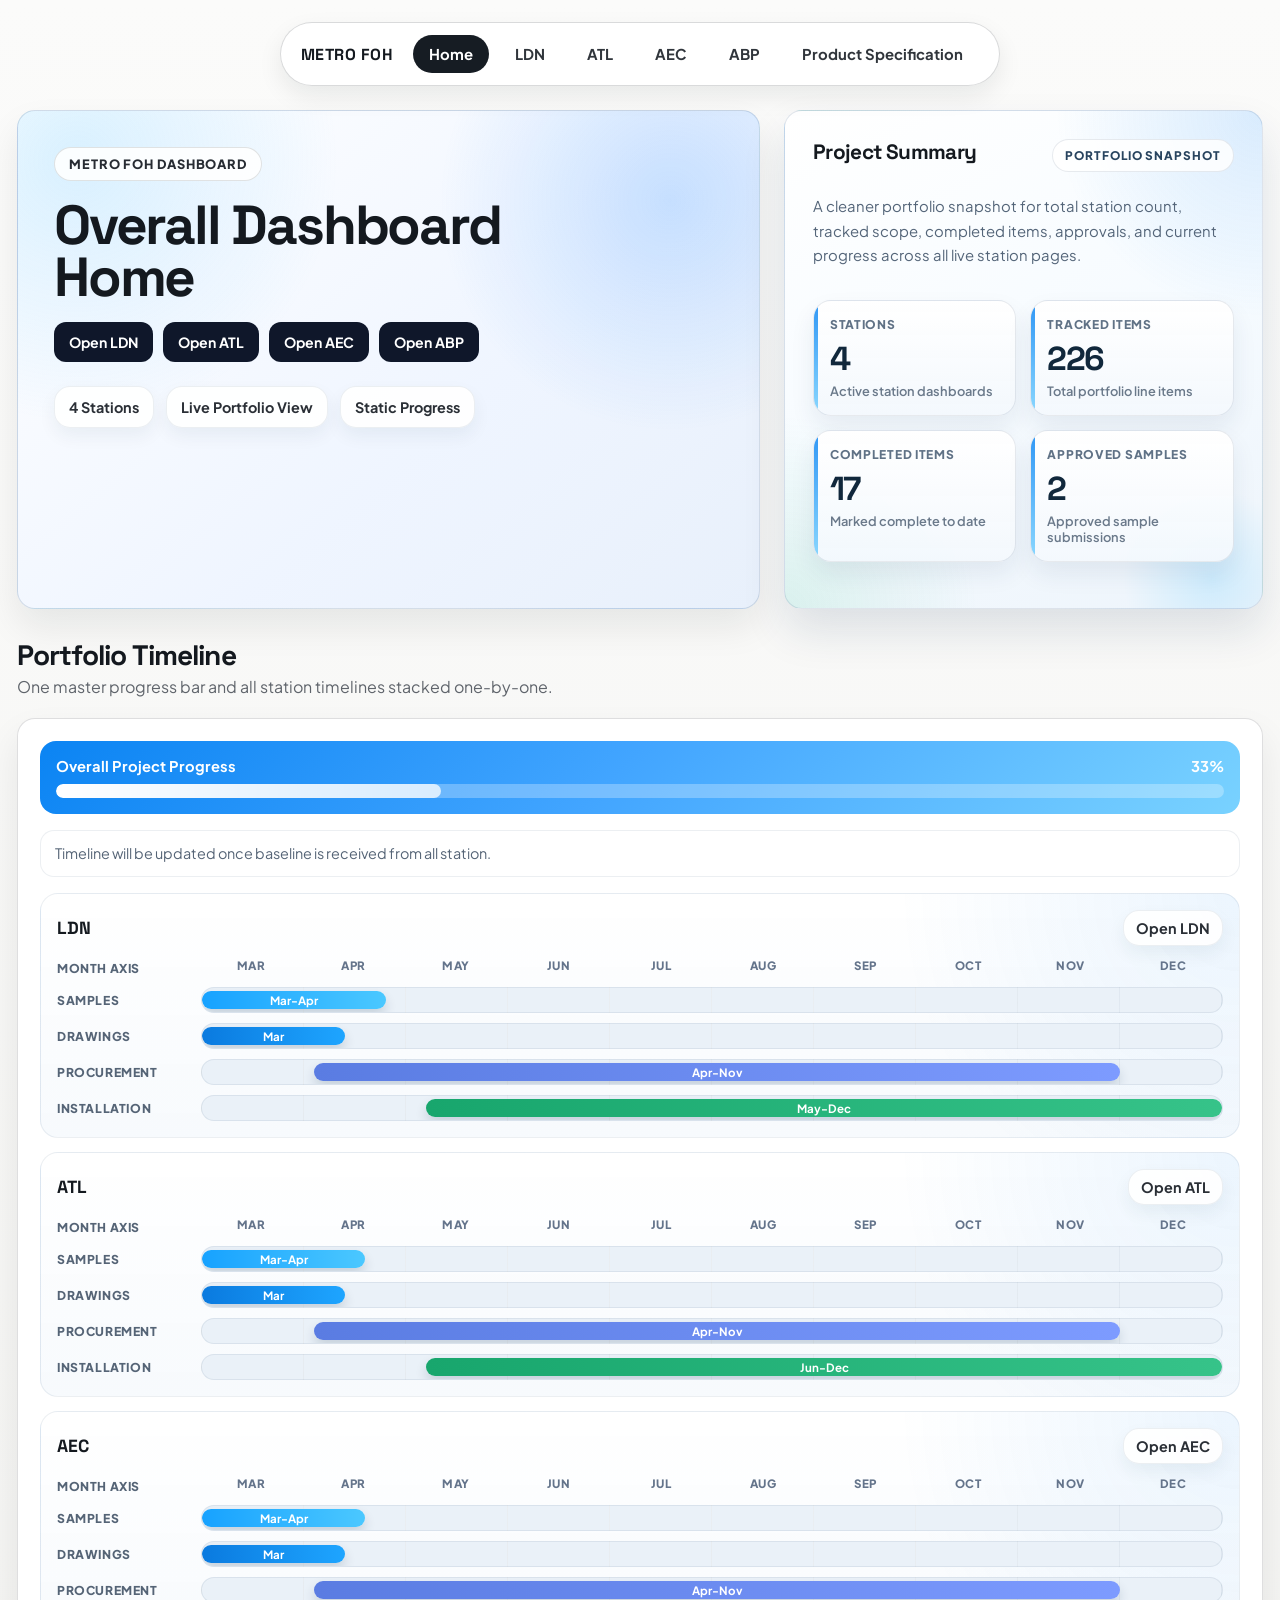
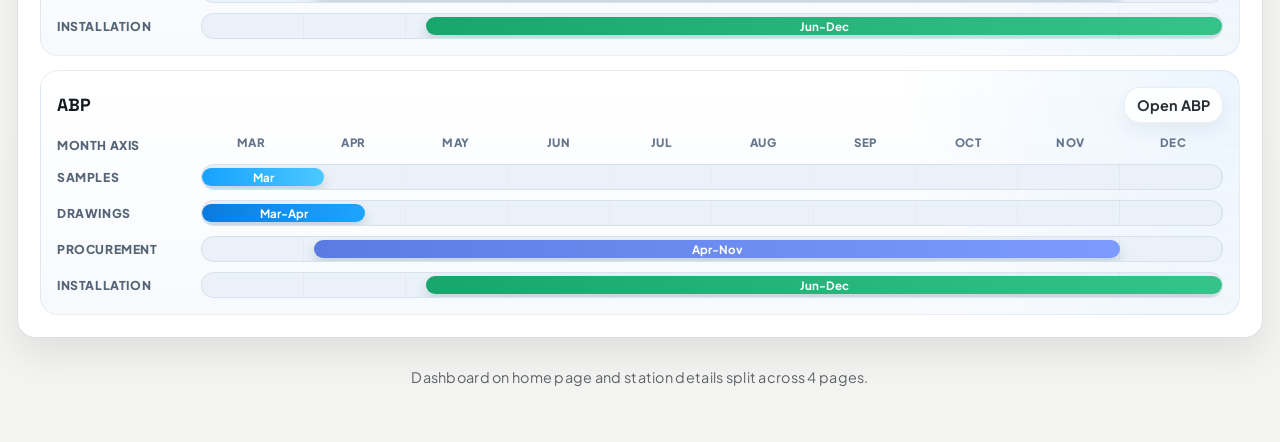
<file: index.html>
<!DOCTYPE html>
<html lang="en">
<head>
  <meta charset="UTF-8">
  <meta name="viewport" content="width=device-width, initial-scale=1.0">
  <title>METRO FOH - Metro FOH Tracker</title>
  <link rel="stylesheet" href="styles.css">
  <style>
    .hero-card {
      background:
        radial-gradient(circle at 8% 10%, rgba(88, 194, 255, 0.22), transparent 32%),
        radial-gradient(circle at 88% 18%, rgba(30, 132, 255, 0.2), transparent 30%),
        linear-gradient(140deg, #ffffff 0%, #eff5ff 60%, #e8f0fb 100%);
      border: 1px solid rgba(30, 68, 111, 0.16);
    }
    .hero-card h1 { max-width: 14ch; }
    .hero-card p { color: #435367; font-size: 1.03rem; }
    .hero-actions {
      display: flex;
      gap: 10px;
      flex-wrap: wrap;
      margin-top: 18px;
    }
    .hero-link {
      padding: 10px 14px;
      border-radius: 12px;
      background: #0f172a;
      color: #fff;
      font-weight: 700;
      font-size: 0.88rem;
      border: 1px solid rgba(15, 23, 42, 0.1);
      transition: transform 0.2s ease, box-shadow 0.2s ease;
    }
    .hero-link:hover {
      transform: translateY(-1px);
      box-shadow: 0 8px 20px rgba(15, 23, 42, 0.18);
    }
    .summary-card {
      background:
        radial-gradient(circle at 100% 0%, rgba(11, 132, 243, 0.14), transparent 30%),
        radial-gradient(circle at 0% 100%, rgba(36, 181, 123, 0.12), transparent 28%),
        linear-gradient(155deg, #ffffff 0%, #f6fbff 52%, #edf4fb 100%);
      border: 1px solid rgba(30, 68, 111, 0.14);
      box-shadow: 0 22px 44px rgba(20, 53, 90, 0.12);
      position: relative;
      overflow: hidden;
    }
    .summary-card::after {
      content: "";
      position: absolute;
      inset: auto -40px -60px auto;
      width: 180px;
      height: 180px;
      border-radius: 999px;
      background: radial-gradient(circle, rgba(121, 210, 255, 0.28) 0%, rgba(121, 210, 255, 0) 70%);
      pointer-events: none;
    }
    .summary-heading {
      display: flex;
      justify-content: space-between;
      align-items: start;
      gap: 12px;
      margin-bottom: 6px;
      position: relative;
      z-index: 1;
    }
    .summary-heading h3 {
      margin: 0;
      font-size: 1.3rem;
      letter-spacing: -0.03em;
    }
    .summary-kicker {
      display: inline-flex;
      align-items: center;
      gap: 8px;
      padding: 8px 12px;
      border-radius: 999px;
      background: rgba(255, 255, 255, 0.84);
      border: 1px solid rgba(20, 53, 90, 0.1);
      font-size: 0.74rem;
      font-weight: 800;
      text-transform: uppercase;
      letter-spacing: 0.08em;
      color: #28445f;
      white-space: nowrap;
    }
    .summary-intro {
      color: #546579;
      font-size: 0.93rem;
      line-height: 1.65;
      margin-bottom: 16px;
      max-width: 42ch;
      position: relative;
      z-index: 1;
    }
    .portfolio-panel {
      background: var(--surface);
      border: 1px solid var(--line);
      border-radius: var(--radius-xl);
      box-shadow: var(--shadow);
      backdrop-filter: blur(14px);
      padding: 22px;
    }
    .glance-grid {
      display: grid;
      grid-template-columns: repeat(4, minmax(0, 1fr));
      gap: 12px;
      margin-bottom: 24px;
    }
    .glance-card {
      padding: 14px;
      border-radius: 14px;
      border: 1px solid rgba(20, 53, 90, 0.12);
      background: #ffffff;
      box-shadow: 0 8px 20px rgba(15, 45, 71, 0.08);
    }
    .glance-card .top {
      display: flex;
      justify-content: space-between;
      align-items: center;
      margin-bottom: 10px;
      gap: 10px;
    }
    .glance-card strong {
      font-family: "Space Grotesk", sans-serif;
      font-size: 1.05rem;
    }
    .glance-card .pct {
      font-weight: 800;
      color: #0f172a;
    }
    .glance-card .progress-shell {
      background: rgba(15, 23, 42, 0.12);
      height: 10px;
    }
    .glance-card .meta {
      margin-top: 8px;
      color: #5b697b;
      font-size: 0.82rem;
      font-weight: 600;
    }
    .big-progress {
      padding: 16px;
      border-radius: 16px;
      background: linear-gradient(135deg, #0b84f3 0%, #42a5ff 48%, #79d2ff 100%);
      color: #fff;
      margin-bottom: 16px;
    }
    .big-progress .progress-shell { background: rgba(255, 255, 255, 0.28); height: 14px; }
    .timeline-note {
      margin: 10px 0 16px;
      padding: 11px 14px;
      border-radius: 14px;
      background: rgba(255, 255, 255, 0.88);
      border: 1px solid rgba(20, 53, 90, 0.08);
      color: #556476;
      font-size: 0.9rem;
      line-height: 1.6;
    }
    .portfolio-timeline-item {
      padding: 16px;
      border: 1px solid rgba(20, 53, 90, 0.08);
      border-radius: 18px;
      background:
        radial-gradient(circle at 100% 0%, rgba(11, 132, 243, 0.08), transparent 28%),
        linear-gradient(180deg, rgba(255, 255, 255, 0.96) 0%, rgba(247, 250, 253, 0.98) 100%);
      margin-bottom: 14px;
      transition: transform 0.2s ease, box-shadow 0.2s ease;
    }
    .portfolio-timeline-item:hover { transform: translateY(-2px); box-shadow: 0 14px 28px rgba(15,45,71,0.1); }
    .portfolio-timeline-item:last-child { margin-bottom: 0; }
    .timeline-head { display: flex; justify-content: space-between; align-items: center; gap: 10px; margin-bottom: 12px; flex-wrap: wrap; }
    .timeline-head strong { font-family: "Space Grotesk", sans-serif; font-size: 1.1rem; }
    .timeline-grid {
      display: grid;
      grid-template-columns: 132px 1fr;
      gap: 10px 12px;
      align-items: center;
    }
    .timeline-axis-label,
    .timeline-phase-label {
      font-size: 0.76rem;
      font-weight: 800;
      color: #556476;
      text-transform: uppercase;
      letter-spacing: 0.05em;
    }
    .timeline-axis {
      display: grid;
      grid-template-columns: repeat(10, 1fr);
      gap: 6px;
      padding: 0 2px 4px;
    }
    .timeline-axis span {
      text-align: center;
      font-size: 0.72rem;
      font-weight: 800;
      color: #64748b;
      text-transform: uppercase;
      letter-spacing: 0.04em;
    }
    .timeline-track {
      height: 26px;
      border-radius: 999px;
      background:
        repeating-linear-gradient(
          90deg,
          #eaf1f8 0,
          #eaf1f8 calc(10% - 1px),
          rgba(20, 53, 90, 0.08) calc(10% - 1px),
          rgba(20, 53, 90, 0.08) 10%
        );
      border: 1px solid rgba(20, 53, 90, 0.08);
      position: relative;
      overflow: hidden;
      margin: 0;
    }
    .timeline-bar {
      position: absolute;
      top: 3px;
      bottom: 3px;
      border-radius: 999px;
      color: #fff;
      display: flex;
      align-items: center;
      justify-content: center;
      font-size: 0.72rem;
      font-weight: 700;
      padding: 0 10px;
      box-shadow: 0 6px 12px rgba(15, 45, 71, 0.16);
    }
    .bar-samples { background: linear-gradient(90deg, #17a2ff, #4bc8ff); }
    .bar-drawings { background: linear-gradient(90deg, #0a7adf, #1ea5ff); }
    .bar-procurement { background: linear-gradient(90deg, #5a7ce2, #7d9bff); }
    .bar-installation { background: linear-gradient(90deg, #18a66d, #36c389); }
    .summary-grid {
      grid-template-columns: repeat(2, minmax(0, 1fr));
      gap: 14px;
      position: relative;
      z-index: 1;
      margin-bottom: 18px;
    }
    .mini-stat {
      padding: 16px;
      border-radius: 18px;
      background:
        linear-gradient(180deg, rgba(255, 255, 255, 0.96) 0%, rgba(243, 248, 253, 0.94) 100%);
      border: 1px solid rgba(20, 53, 90, 0.1);
      box-shadow: 0 12px 24px rgba(20, 53, 90, 0.08);
      position: relative;
      overflow: hidden;
    }
    .mini-stat::before {
      content: "";
      position: absolute;
      inset: 0 auto 0 0;
      width: 4px;
      background: linear-gradient(180deg, #0b84f3, #79d2ff);
      opacity: 0.85;
    }
    .mini-stat span {
      font-size: 0.75rem;
      letter-spacing: 0.06em;
      text-transform: uppercase;
      color: #607286;
      font-weight: 800;
      margin-bottom: 10px;
    }
    .mini-stat strong {
      font-size: clamp(1.9rem, 2.6vw, 2.3rem);
      letter-spacing: -0.05em;
      color: #11283c;
      line-height: 1;
    }
    .mini-stat em {
      display: block;
      margin-top: 8px;
      color: #6a798a;
      font-size: 0.8rem;
      font-style: normal;
      font-weight: 600;
    }
    @media (max-width: 1100px) { .glance-grid { grid-template-columns: repeat(2, minmax(0, 1fr)); } }
    @media (max-width: 680px) {
      .glance-grid { grid-template-columns: 1fr; }
      .summary-heading { flex-direction: column; align-items: flex-start; }
      .summary-grid { grid-template-columns: 1fr; }
      .timeline-grid { grid-template-columns: 1fr; gap: 8px; }
      .timeline-axis-label { display: none; }
      .timeline-phase-label { margin-top: 6px; }
    }
  </style>
</head>
<body>
  <div class="page-shell">
    <header class="topbar">
      <div class="topbar-inner">
        <div class="brand">
          <div>METRO FOH</div>
        </div>
        <nav class="menu">
          <a href="index.html" class="active">Home</a>
          <a href="ldn.html">LDN</a>
          <a href="atl.html">ATL</a>
          <a href="aec.html">AEC</a>
          <a href="abp.html">ABP</a>
          <a href="product-specification.html">Product Specification</a>
        </nav>
      </div>
    </header>

    <section class="hero">
      <div class="hero-card">
        <div class="eyebrow">Metro FOH Dashboard</div>
        <h1>Overall Dashboard Home</h1>
        <div class="hero-actions">
          <a class="hero-link" href="ldn.html">Open LDN</a>
          <a class="hero-link" href="atl.html">Open ATL</a>
          <a class="hero-link" href="aec.html">Open AEC</a>
          <a class="hero-link" href="abp.html">Open ABP</a>
        </div>
        <div class="hero-meta">
          <div class="hero-pill">4 Stations</div>
          <div class="hero-pill">Live Portfolio View</div>
          <div class="hero-pill">Static Progress</div>
        </div>
      </div>

      <aside class="summary-card">
        <div class="summary-heading">
          <div>
            <h3>Project Summary</h3>
          </div>
          <div class="summary-kicker">Portfolio Snapshot</div>
        </div>
        <p class="summary-intro">A cleaner portfolio snapshot for total station count, tracked scope, completed items, approvals, and current progress across all live station pages.</p>
        <div class="summary-grid" id="summaryGrid">
          <div class="mini-stat"><span>Stations</span><strong>4</strong><em>Active station dashboards</em></div>
          <div class="mini-stat"><span>Tracked Items</span><strong>226</strong><em>Total portfolio line items</em></div>
          <div class="mini-stat"><span>Completed Items</span><strong>17</strong><em>Marked complete to date</em></div>
          <div class="mini-stat"><span>Approved Samples</span><strong>2</strong><em>Approved sample submissions</em></div>
        </div>
      </aside>
    </section>

    <div class="section-header">
      <div>
        <h2>Portfolio Timeline</h2>
        <p>
          One master progress bar and all station timelines stacked one-by-one.
        </p>
      </div>
    </div>
    <section class="portfolio-panel" id="portfolioTimeline">
      <div class="big-progress">
        <div class="progress-row"><span>Overall Project Progress</span><span>33%</span></div>
        <div class="progress-shell"><div class="progress-fill" style="width:33%;"></div></div>
      </div>
      <div class="timeline-note">Timeline will be updated once baseline is received from all station.</div>

      <div class="portfolio-timeline-item">
        <div class="timeline-head">
          <strong>LDN</strong>
          <a href="ldn.html" class="hero-pill" style="padding:8px 12px;">Open LDN</a>
        </div>
        <div class="timeline-grid">
          <div class="timeline-axis-label">Month Axis</div>
          <div class="timeline-axis"><span>Mar</span><span>Apr</span><span>May</span><span>Jun</span><span>Jul</span><span>Aug</span><span>Sep</span><span>Oct</span><span>Nov</span><span>Dec</span></div>
          <div class="timeline-phase-label">Samples</div>
          <div class="timeline-track"><div class="timeline-bar bar-samples" style="left:0%;width:18%;">Mar-Apr</div></div>
          <div class="timeline-phase-label">Drawings</div>
          <div class="timeline-track"><div class="timeline-bar bar-drawings" style="left:0%;width:14%;">Mar</div></div>
          <div class="timeline-phase-label">Procurement</div>
          <div class="timeline-track"><div class="timeline-bar bar-procurement" style="left:11%;width:79%;">Apr-Nov</div></div>
          <div class="timeline-phase-label">Installation</div>
          <div class="timeline-track"><div class="timeline-bar bar-installation" style="left:22%;width:78%;">May-Dec</div></div>
        </div>
      </div>

      <div class="portfolio-timeline-item">
        <div class="timeline-head">
          <strong>ATL</strong>
          <a href="atl.html" class="hero-pill" style="padding:8px 12px;">Open ATL</a>
        </div>
        <div class="timeline-grid">
          <div class="timeline-axis-label">Month Axis</div>
          <div class="timeline-axis"><span>Mar</span><span>Apr</span><span>May</span><span>Jun</span><span>Jul</span><span>Aug</span><span>Sep</span><span>Oct</span><span>Nov</span><span>Dec</span></div>
          <div class="timeline-phase-label">Samples</div>
          <div class="timeline-track"><div class="timeline-bar bar-samples" style="left:0%;width:16%;">Mar-Apr</div></div>
          <div class="timeline-phase-label">Drawings</div>
          <div class="timeline-track"><div class="timeline-bar bar-drawings" style="left:0%;width:14%;">Mar</div></div>
          <div class="timeline-phase-label">Procurement</div>
          <div class="timeline-track"><div class="timeline-bar bar-procurement" style="left:11%;width:79%;">Apr-Nov</div></div>
          <div class="timeline-phase-label">Installation</div>
          <div class="timeline-track"><div class="timeline-bar bar-installation" style="left:22%;width:78%;">Jun-Dec</div></div>
        </div>
      </div>

      <div class="portfolio-timeline-item">
        <div class="timeline-head">
          <strong>AEC</strong>
          <a href="aec.html" class="hero-pill" style="padding:8px 12px;">Open AEC</a>
        </div>
        <div class="timeline-grid">
          <div class="timeline-axis-label">Month Axis</div>
          <div class="timeline-axis"><span>Mar</span><span>Apr</span><span>May</span><span>Jun</span><span>Jul</span><span>Aug</span><span>Sep</span><span>Oct</span><span>Nov</span><span>Dec</span></div>
          <div class="timeline-phase-label">Samples</div>
          <div class="timeline-track"><div class="timeline-bar bar-samples" style="left:0%;width:16%;">Mar-Apr</div></div>
          <div class="timeline-phase-label">Drawings</div>
          <div class="timeline-track"><div class="timeline-bar bar-drawings" style="left:0%;width:14%;">Mar</div></div>
          <div class="timeline-phase-label">Procurement</div>
          <div class="timeline-track"><div class="timeline-bar bar-procurement" style="left:11%;width:79%;">Apr-Nov</div></div>
          <div class="timeline-phase-label">Installation</div>
          <div class="timeline-track"><div class="timeline-bar bar-installation" style="left:22%;width:78%;">Jun-Dec</div></div>
        </div>
      </div>

      <div class="portfolio-timeline-item">
        <div class="timeline-head">
          <strong>ABP</strong>
          <a href="abp.html" class="hero-pill" style="padding:8px 12px;">Open ABP</a>
        </div>
        <div class="timeline-grid">
          <div class="timeline-axis-label">Month Axis</div>
          <div class="timeline-axis"><span>Mar</span><span>Apr</span><span>May</span><span>Jun</span><span>Jul</span><span>Aug</span><span>Sep</span><span>Oct</span><span>Nov</span><span>Dec</span></div>
          <div class="timeline-phase-label">Samples</div>
          <div class="timeline-track"><div class="timeline-bar bar-samples" style="left:0%;width:12%;">Mar</div></div>
          <div class="timeline-phase-label">Drawings</div>
          <div class="timeline-track"><div class="timeline-bar bar-drawings" style="left:0%;width:16%;">Mar-Apr</div></div>
          <div class="timeline-phase-label">Procurement</div>
          <div class="timeline-track"><div class="timeline-bar bar-procurement" style="left:11%;width:79%;">Apr-Nov</div></div>
          <div class="timeline-phase-label">Installation</div>
          <div class="timeline-track"><div class="timeline-bar bar-installation" style="left:22%;width:78%;">Jun-Dec</div></div>
        </div>
      </div>
    </section>

    <div class="footer-note">
      Dashboard on home page and station details split across 4 pages.
    </div>
  </div>

</body>
</html>
</file>
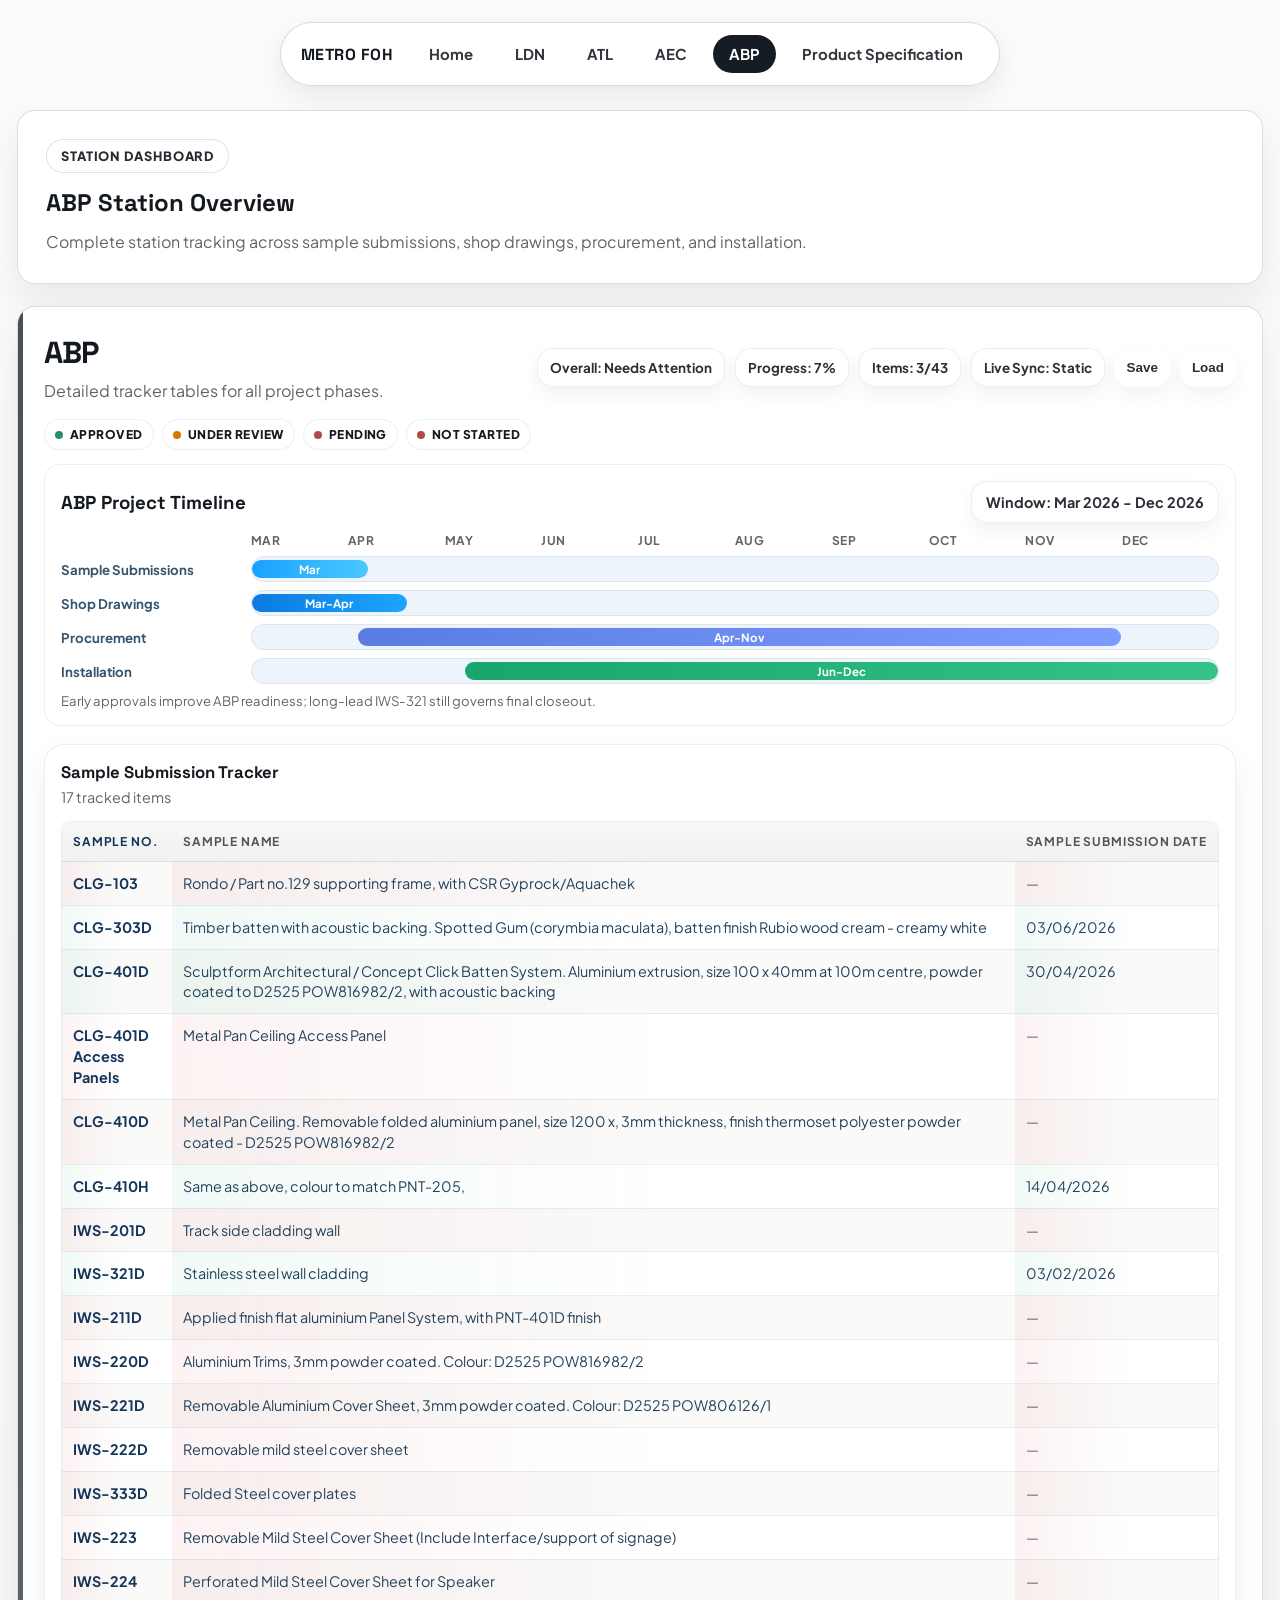
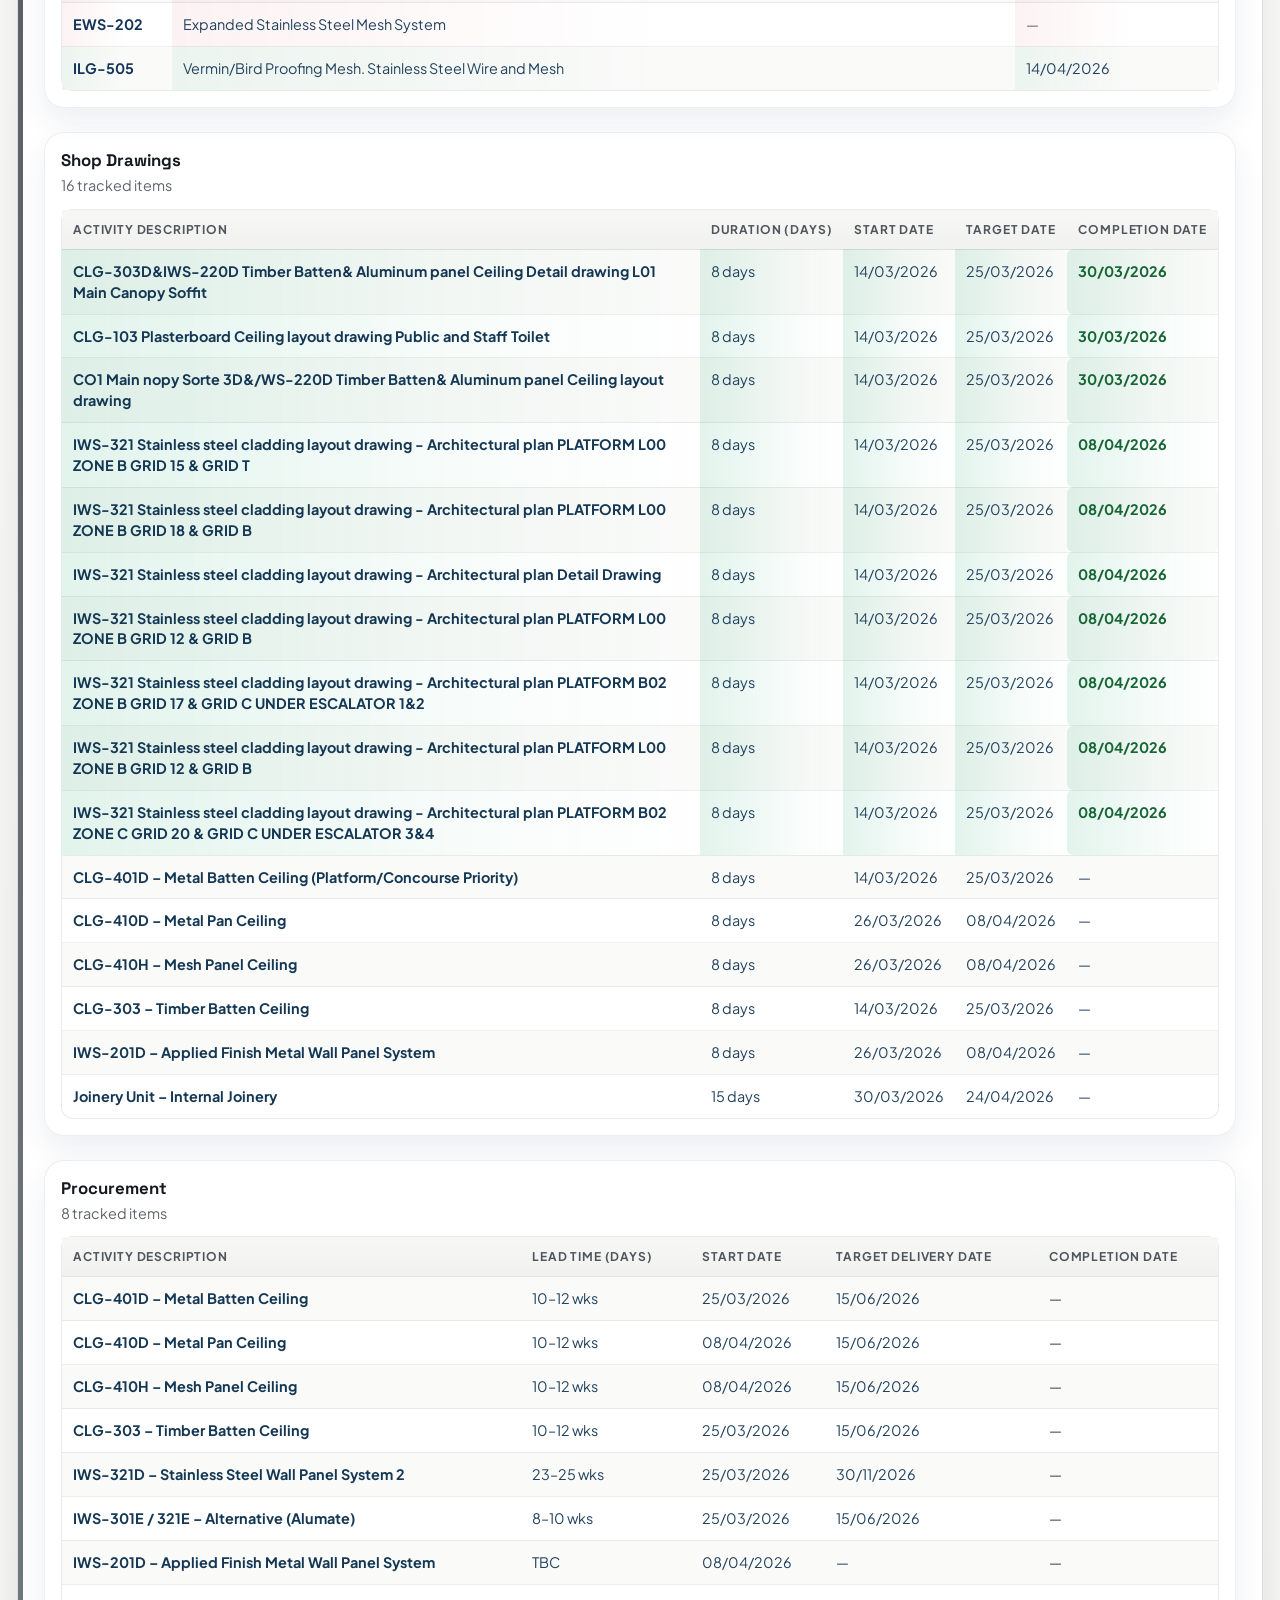
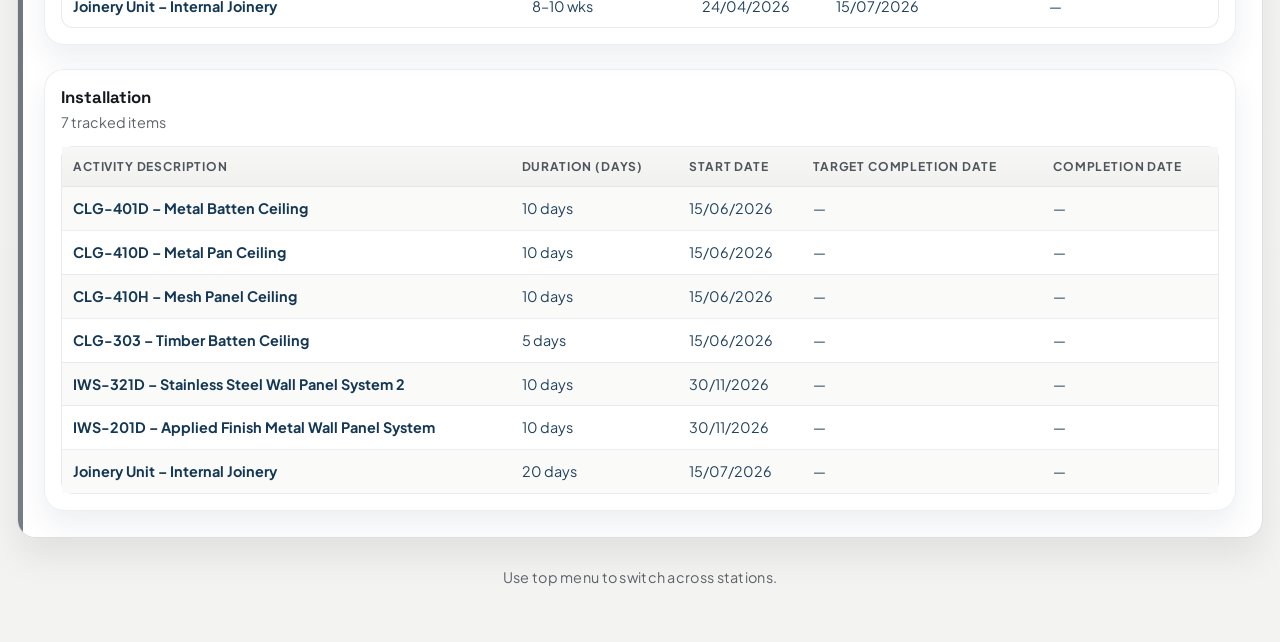
<file: abp.html>
<!DOCTYPE html>
<html lang="en">
<head>
  <meta charset="UTF-8">
  <meta name="viewport" content="width=device-width, initial-scale=1.0">
  <title>METRO FOH - ABP Station</title>
  <link rel="stylesheet" href="styles.css">
  <style>
    .timeline-card { margin: 14px 0 18px; padding: 16px; border-radius: 16px; background: rgba(255, 255, 255, 0.9); border: 1px solid rgba(20, 53, 90, 0.08); }
    .timeline-top { display: flex; justify-content: space-between; gap: 12px; align-items: center; flex-wrap: wrap; margin-bottom: 10px; }
    .timeline-top h3 { margin: 0; font-family: "Space Grotesk", sans-serif; }
    .timeline-axis { display: grid; grid-template-columns: 180px 1fr; gap: 10px; margin-bottom: 6px; color: var(--muted); font-size: 0.75rem; font-weight: 700; letter-spacing: 0.04em; text-transform: uppercase; }
    .axis-months { display: grid; grid-template-columns: repeat(10, 1fr); }
    .timeline-row { display: grid; grid-template-columns: 180px 1fr; gap: 10px; align-items: center; margin: 8px 0; }
    .timeline-label { font-size: 0.83rem; color: #35546f; font-weight: 700; }
    .timeline-track { height: 26px; border-radius: 999px; background: #eef4fb; position: relative; overflow: hidden; border: 1px solid rgba(20, 53, 90, 0.08); }
    .timeline-bar { position: absolute; top: 3px; bottom: 3px; border-radius: 999px; color: #fff; font-size: 0.72rem; font-weight: 700; display: flex; align-items: center; justify-content: center; white-space: nowrap; padding: 0 10px; }
    .bar-samples { background: linear-gradient(90deg, #17a2ff, #4bc8ff); }
    .bar-drawings { background: linear-gradient(90deg, #0a7adf, #1ea5ff); }
    .bar-procurement { background: linear-gradient(90deg, #5a7ce2, #7d9bff); }
    .bar-installation { background: linear-gradient(90deg, #18a66d, #36c389); }
    .timeline-footnote { margin-top: 8px; color: var(--muted); font-size: 0.82rem; }
    .progress-fill { transition: width 0.3s ease, background-color 0.3s ease; }
    .sample-tracker-table th { white-space: nowrap; }
    .sample-tracker-table th:nth-child(1),
    .sample-tracker-table td:nth-child(1) { width: 110px; font-weight: 700; color: #14355a; }
    .sample-tracker-table th:nth-child(2),
    .sample-tracker-table td:nth-child(2) { min-width: 360px; }
    .sample-tracker-table th:nth-child(3),
    .sample-tracker-table td:nth-child(3),
    .sample-tracker-table th:nth-child(4),
    .sample-tracker-table td:nth-child(4) { width: 160px; white-space: nowrap; }
    .sample-tracker-table tbody tr.sample-row-submitted td {
      background: linear-gradient(90deg, rgba(13, 159, 100, 0.06), transparent 58%);
    }
    .sample-tracker-table tbody tr.sample-row-pending td {
      background: linear-gradient(90deg, rgba(209, 74, 80, 0.07), transparent 58%);
    }
    .sample-tracker-table td:empty::after { content: "—"; color: var(--muted); }
    @media (max-width: 760px) {
      .timeline-axis, .timeline-row { grid-template-columns: 1fr; }
      .axis-months { font-size: 0.66rem; }
      .timeline-label { margin-bottom: 4px; }
      .sample-tracker-table th,
      .sample-tracker-table td { white-space: normal; }
      .sample-tracker-table th:nth-child(2),
      .sample-tracker-table td:nth-child(2) { min-width: 0; }
    }
  </style>
</head>
<body>
  <div class="page-shell">
    <header class="topbar">
      <div class="topbar-inner">
        <div class="brand">
          <div>METRO FOH</div>
        </div>
        <nav class="menu">
          <a href="index.html">Home</a>
          <a href="ldn.html">LDN</a>
          <a href="atl.html">ATL</a>
          <a href="aec.html">AEC</a>
          <a href="abp.html" class="active">ABP</a>
          <a href="product-specification.html">Product Specification</a>
        </nav>
      </div>
    </header>

    <section class="page-intro">
      <div class="eyebrow">Station Dashboard</div>
      <h1 style="margin-top:14px;font-family:'Space Grotesk',sans-serif;">ABP Station Overview</h1>
      <p>Complete station tracking across sample submissions, shop drawings, procurement, and installation.</p>
    </section>

    <section class="section-panel">
      <div class="station-banner">
        <div>
          <h2>ABP</h2>
          <p style="margin-top:8px;color:var(--muted);">Detailed tracker tables for all project phases.</p>
        </div>
        <div class="section-kpis" id="stationKpis">
          <div class="hero-pill">Overall: Needs Attention</div>
          <div class="hero-pill">Progress: 7%</div>
          <div class="hero-pill">Items: 3/43</div>
          <div class="hero-pill">Live Sync: Static</div>
        </div>
      </div>

      <div class="status-legend">
        <span class="legend-item legend-approved"><span class="legend-dot"></span>Approved</span>
        <span class="legend-item legend-review"><span class="legend-dot"></span>Under Review</span>
        <span class="legend-item legend-pending"><span class="legend-dot"></span>Pending</span>
        <span class="legend-item legend-started"><span class="legend-dot"></span>Not Started</span>
      </div>

      <article class="timeline-card">
        <div class="timeline-top">
          <h3>ABP Project Timeline</h3>
          <span class="hero-pill">Window: Mar 2026 - Dec 2026</span>
        </div>
        <div class="timeline-axis">
          <div></div>
          <div class="axis-months"><span>Mar</span><span>Apr</span><span>May</span><span>Jun</span><span>Jul</span><span>Aug</span><span>Sep</span><span>Oct</span><span>Nov</span><span>Dec</span></div>
        </div>
        <div class="timeline-row"><div class="timeline-label">Sample Submissions</div><div class="timeline-track"><div class="timeline-bar bar-samples" style="left:0%;width:12%;">Mar</div></div></div>
        <div class="timeline-row"><div class="timeline-label">Shop Drawings</div><div class="timeline-track"><div class="timeline-bar bar-drawings" style="left:0%;width:16%;">Mar-Apr</div></div></div>
        <div class="timeline-row"><div class="timeline-label">Procurement</div><div class="timeline-track"><div class="timeline-bar bar-procurement" style="left:11%;width:79%;">Apr-Nov</div></div></div>
        <div class="timeline-row"><div class="timeline-label">Installation</div><div class="timeline-track"><div class="timeline-bar bar-installation" style="left:22%;width:78%;">Jun-Dec</div></div></div>
        <p class="timeline-footnote">Early approvals improve ABP readiness; long-lead IWS-321 still governs final closeout.</p>
      </article>

      <div class="station-sections" id="tablesGrid">
        <article class="table-card">
          <h3>Sample Submission Tracker</h3>
          <p class="small-copy">17 tracked items</p>
          <div class="table-wrap"><table class="sample-tracker-table"><thead><tr><th>Sample No.</th><th>Sample Name</th><th>Sample Submission Date</th></tr></thead><tbody>
            <tr class="sample-row-pending"><td>CLG-103</td><td>Rondo / Part no.129 supporting frame, with CSR Gyprock/Aquachek</td><td></td></tr>
            <tr class="sample-row-submitted"><td>CLG-303D</td><td>Timber batten with acoustic backing. Spotted Gum (corymbia maculata), batten finish Rubio wood cream - creamy white</td><td>03/06/2026</td></tr>
            <tr class="sample-row-submitted"><td>CLG-401D</td><td>Sculptform Architectural / Concept Click Batten System. Aluminium extrusion, size 100 x 40mm at 100m centre, powder coated to D2525 POW816982/2, with acoustic backing</td><td>30/04/2026</td></tr>
            <tr class="sample-row-pending"><td>CLG-401D Access Panels</td><td>Metal Pan Ceiling Access Panel</td><td></td></tr>
            <tr class="sample-row-pending"><td>CLG-410D</td><td>Metal Pan Ceiling. Removable folded aluminium panel, size 1200 x, 3mm thickness, finish thermoset polyester powder coated - D2525 POW816982/2</td><td></td></tr>
            <tr class="sample-row-submitted"><td>CLG-410H</td><td>Same as above, colour to match PNT-205,</td><td>14/04/2026</td></tr>
            <tr class="sample-row-pending"><td>IWS-201D</td><td>Track side cladding wall</td><td></td></tr>
            <tr class="sample-row-submitted"><td>IWS-321D</td><td>Stainless steel wall cladding</td><td>03/02/2026</td></tr>
            <tr class="sample-row-pending"><td>IWS-211D</td><td>Applied finish flat aluminium Panel System, with PNT-401D finish</td><td></td></tr>
            <tr class="sample-row-pending"><td>IWS-220D</td><td>Aluminium Trims, 3mm powder coated. Colour: D2525 POW816982/2</td><td></td></tr>
            <tr class="sample-row-pending"><td>IWS-221D</td><td>Removable Aluminium Cover Sheet, 3mm powder coated. Colour: D2525 POW806126/1</td><td></td></tr>
            <tr class="sample-row-pending"><td>IWS-222D</td><td>Removable mild steel cover sheet</td><td></td></tr>
            <tr class="sample-row-pending"><td>IWS-333D</td><td>Folded Steel cover plates</td><td></td></tr>
            <tr class="sample-row-pending"><td>IWS-223</td><td>Removable Mild Steel Cover Sheet (Include Interface/support of signage)</td><td></td></tr>
            <tr class="sample-row-pending"><td>IWS-224</td><td>Perforated Mild Steel Cover Sheet for Speaker</td><td></td></tr>
            <tr class="sample-row-pending"><td>EWS-202</td><td>Expanded Stainless Steel Mesh System</td><td></td></tr>
            <tr class="sample-row-submitted"><td>ILG-505</td><td>Vermin/Bird Proofing Mesh. Stainless Steel Wire and Mesh</td><td>14/04/2026</td></tr>
          </tbody></table></div>
        </article>
        <article class="table-card">
          <h3>Shop Drawings</h3>
          <p class="small-copy">16 tracked items</p>
          <div class="table-wrap"><table><thead><tr><th>Activity Description</th><th>Duration (Days)</th><th>Start Date</th><th>Target Date</th><th>Completion Date</th></tr></thead><tbody>
            <tr class="status-row-complete"><td>CLG-303D&amp;IWS-220D Timber Batten&amp; Aluminum panel Ceiling Detail drawing L01 Main Canopy Soffit</td><td>8 days</td><td>14/03/2026</td><td>25/03/2026</td><td class="completion-on-time">30/03/2026</td></tr>
            <tr class="status-row-complete"><td>CLG-103 Plasterboard Ceiling layout drawing Public and Staff Toilet</td><td>8 days</td><td>14/03/2026</td><td>25/03/2026</td><td class="completion-on-time">30/03/2026</td></tr>
            <tr class="status-row-complete"><td>CO1 Main nopy Sorte 3D&amp;/WS-220D Timber Batten&amp; Aluminum panel Ceiling layout drawing</td><td>8 days</td><td>14/03/2026</td><td>25/03/2026</td><td class="completion-on-time">30/03/2026</td></tr>
            <tr class="status-row-complete"><td>IWS-321 Stainless steel cladding layout drawing - Architectural plan PLATFORM L00 ZONE B GRID 15 &amp; GRID T</td><td>8 days</td><td>14/03/2026</td><td>25/03/2026</td><td class="completion-on-time">08/04/2026</td></tr>
            <tr class="status-row-complete"><td>IWS-321 Stainless steel cladding layout drawing - Architectural plan PLATFORM L00 ZONE B GRID 18 &amp; GRID B</td><td>8 days</td><td>14/03/2026</td><td>25/03/2026</td><td class="completion-on-time">08/04/2026</td></tr>
            <tr class="status-row-complete"><td>IWS-321 Stainless steel cladding layout drawing - Architectural plan Detail Drawing</td><td>8 days</td><td>14/03/2026</td><td>25/03/2026</td><td class="completion-on-time">08/04/2026</td></tr>
            <tr class="status-row-complete"><td>IWS-321 Stainless steel cladding layout drawing - Architectural plan PLATFORM L00 ZONE B GRID 12 &amp; GRID B</td><td>8 days</td><td>14/03/2026</td><td>25/03/2026</td><td class="completion-on-time">08/04/2026</td></tr>
            <tr class="status-row-complete"><td>IWS-321 Stainless steel cladding layout drawing - Architectural plan PLATFORM B02 ZONE B GRID 17 &amp; GRID C UNDER ESCALATOR 1&amp;2</td><td>8 days</td><td>14/03/2026</td><td>25/03/2026</td><td class="completion-on-time">08/04/2026</td></tr>
            <tr class="status-row-complete"><td>IWS-321 Stainless steel cladding layout drawing - Architectural plan PLATFORM L00 ZONE B GRID 12 &amp; GRID B</td><td>8 days</td><td>14/03/2026</td><td>25/03/2026</td><td class="completion-on-time">08/04/2026</td></tr>
            <tr class="status-row-complete"><td>IWS-321 Stainless steel cladding layout drawing - Architectural plan PLATFORM B02 ZONE C GRID 20 &amp; GRID C UNDER ESCALATOR 3&amp;4</td><td>8 days</td><td>14/03/2026</td><td>25/03/2026</td><td class="completion-on-time">08/04/2026</td></tr>
            <tr><td>CLG-401D – Metal Batten Ceiling (Platform/Concourse Priority)</td><td>8 days</td><td>14/03/2026</td><td>25/03/2026</td><td>—</td></tr>
            <tr><td>CLG-410D – Metal Pan Ceiling</td><td>8 days</td><td>26/03/2026</td><td>08/04/2026</td><td>—</td></tr>
            <tr><td>CLG-410H – Mesh Panel Ceiling</td><td>8 days</td><td>26/03/2026</td><td>08/04/2026</td><td>—</td></tr>
            <tr><td>CLG-303 – Timber Batten Ceiling</td><td>8 days</td><td>14/03/2026</td><td>25/03/2026</td><td>—</td></tr>
            <tr><td>IWS-201D – Applied Finish Metal Wall Panel System</td><td>8 days</td><td>26/03/2026</td><td>08/04/2026</td><td>—</td></tr>
            <tr><td>Joinery Unit – Internal Joinery</td><td>15 days</td><td>30/03/2026</td><td>24/04/2026</td><td>—</td></tr>
          </tbody></table></div>
        </article>
        <article class="table-card">
          <h3>Procurement</h3>
          <p class="small-copy">8 tracked items</p>
          <div class="table-wrap"><table><thead><tr><th>Activity Description</th><th>Lead Time (Days)</th><th>Start Date</th><th>Target Delivery Date</th><th>Completion Date</th></tr></thead><tbody>
            <tr><td>CLG-401D – Metal Batten Ceiling</td><td>10–12 wks</td><td>25/03/2026</td><td>15/06/2026</td><td>—</td></tr>
            <tr><td>CLG-410D – Metal Pan Ceiling</td><td>10–12 wks</td><td>08/04/2026</td><td>15/06/2026</td><td>—</td></tr>
            <tr><td>CLG-410H – Mesh Panel Ceiling</td><td>10–12 wks</td><td>08/04/2026</td><td>15/06/2026</td><td>—</td></tr>
            <tr><td>CLG-303 – Timber Batten Ceiling</td><td>10–12 wks</td><td>25/03/2026</td><td>15/06/2026</td><td>—</td></tr>
            <tr><td>IWS-321D – Stainless Steel Wall Panel System 2</td><td>23–25 wks</td><td>25/03/2026</td><td>30/11/2026</td><td>—</td></tr>
            <tr><td>IWS-301E / 321E – Alternative (Alumate)</td><td>8–10 wks</td><td>25/03/2026</td><td>15/06/2026</td><td>—</td></tr>
            <tr><td>IWS-201D – Applied Finish Metal Wall Panel System</td><td>TBC</td><td>08/04/2026</td><td>—</td><td>—</td></tr>
            <tr><td>Joinery Unit – Internal Joinery</td><td>8–10 wks</td><td>24/04/2026</td><td>15/07/2026</td><td>—</td></tr>
          </tbody></table></div>
        </article>
        <article class="table-card">
          <h3>Installation</h3>
          <p class="small-copy">7 tracked items</p>
          <div class="table-wrap"><table><thead><tr><th>Activity Description</th><th>Duration (Days)</th><th>Start Date</th><th>Target Completion Date</th><th>Completion Date</th></tr></thead><tbody>
            <tr><td>CLG-401D – Metal Batten Ceiling</td><td>10 days</td><td>15/06/2026</td><td>—</td><td>—</td></tr>
            <tr><td>CLG-410D – Metal Pan Ceiling</td><td>10 days</td><td>15/06/2026</td><td>—</td><td>—</td></tr>
            <tr><td>CLG-410H – Mesh Panel Ceiling</td><td>10 days</td><td>15/06/2026</td><td>—</td><td>—</td></tr>
            <tr><td>CLG-303 – Timber Batten Ceiling</td><td>5 days</td><td>15/06/2026</td><td>—</td><td>—</td></tr>
            <tr><td>IWS-321D – Stainless Steel Wall Panel System 2</td><td>10 days</td><td>30/11/2026</td><td>—</td><td>—</td></tr>
            <tr><td>IWS-201D – Applied Finish Metal Wall Panel System</td><td>10 days</td><td>30/11/2026</td><td>—</td><td>—</td></tr>
            <tr><td>Joinery Unit – Internal Joinery</td><td>20 days</td><td>15/07/2026</td><td>—</td><td>—</td></tr>
          </tbody></table></div>
        </article>
      </div>
    </section>

    <div class="footer-note">Use top menu to switch across stations.</div>
  </div>

  <script src="persistence.js?v=4"></script>
  <script>
    attachPersistence();
  </script>
</body>
</html>
</file>
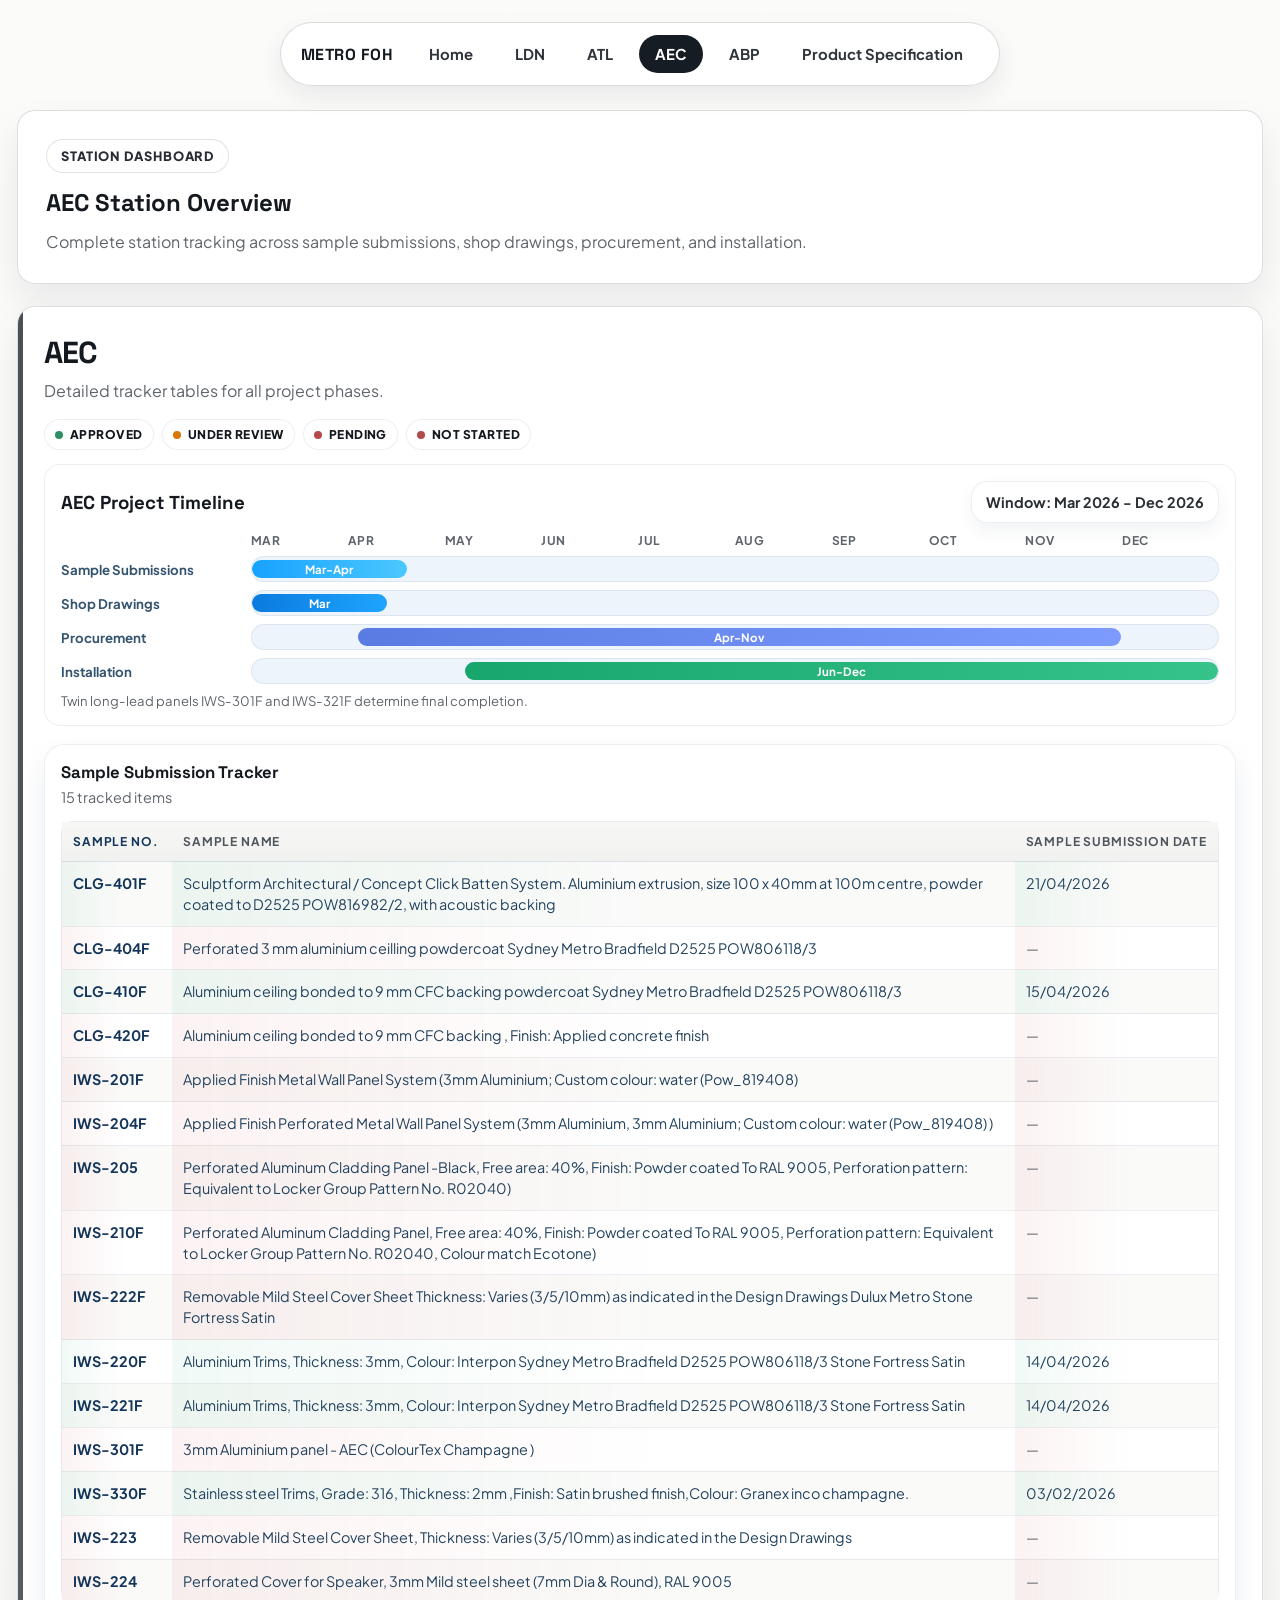
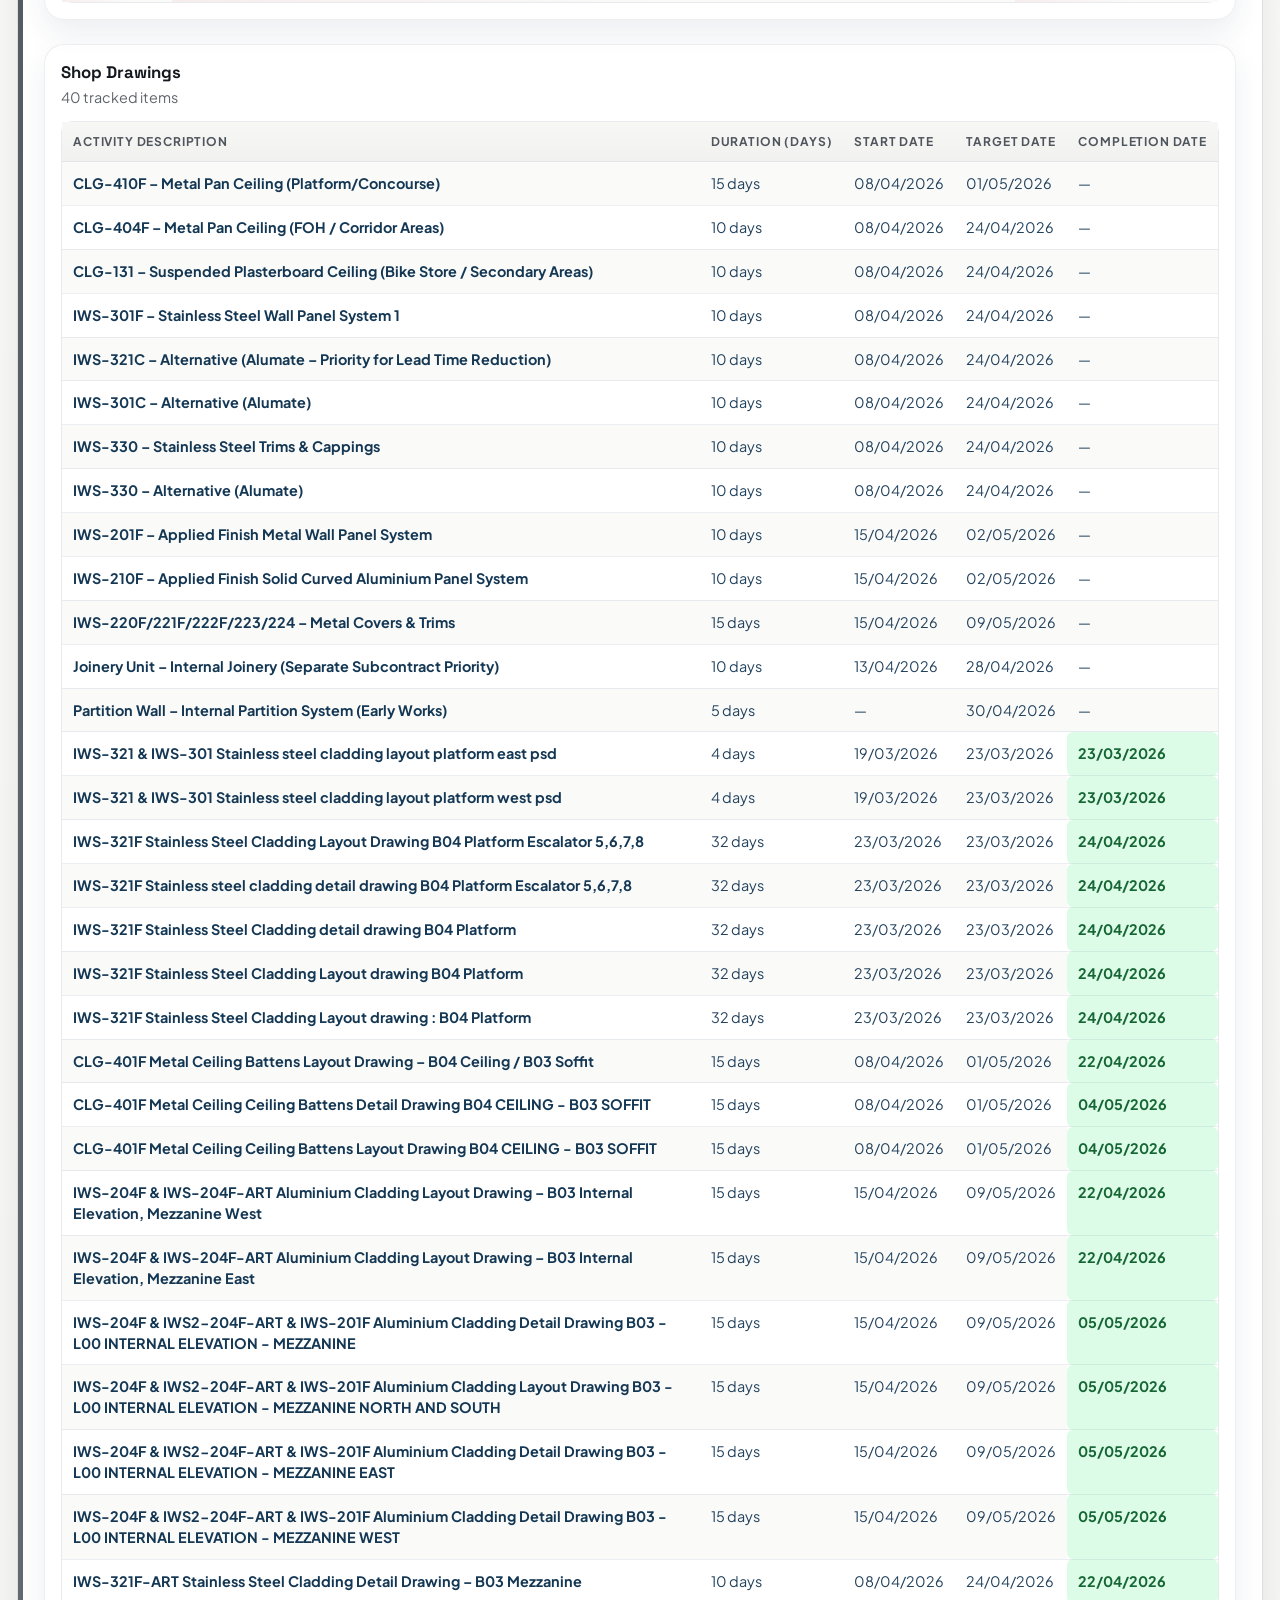
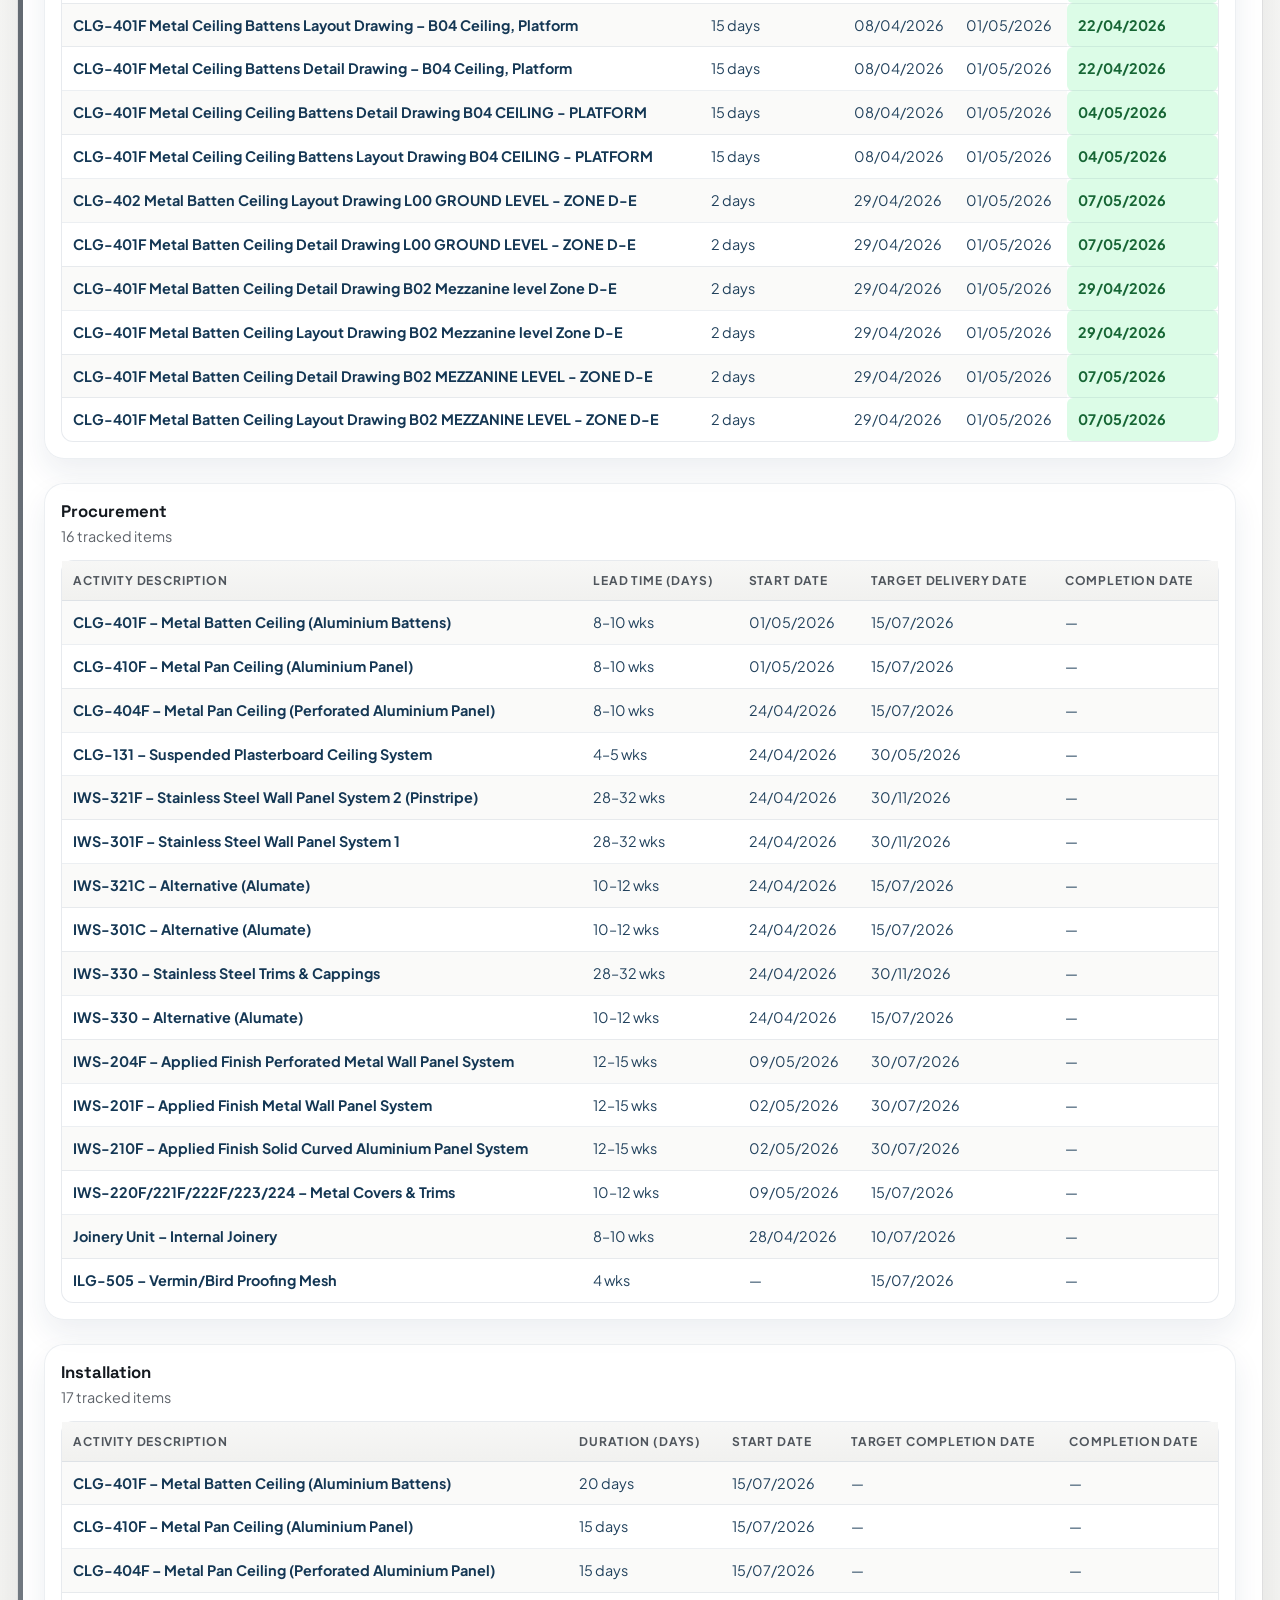
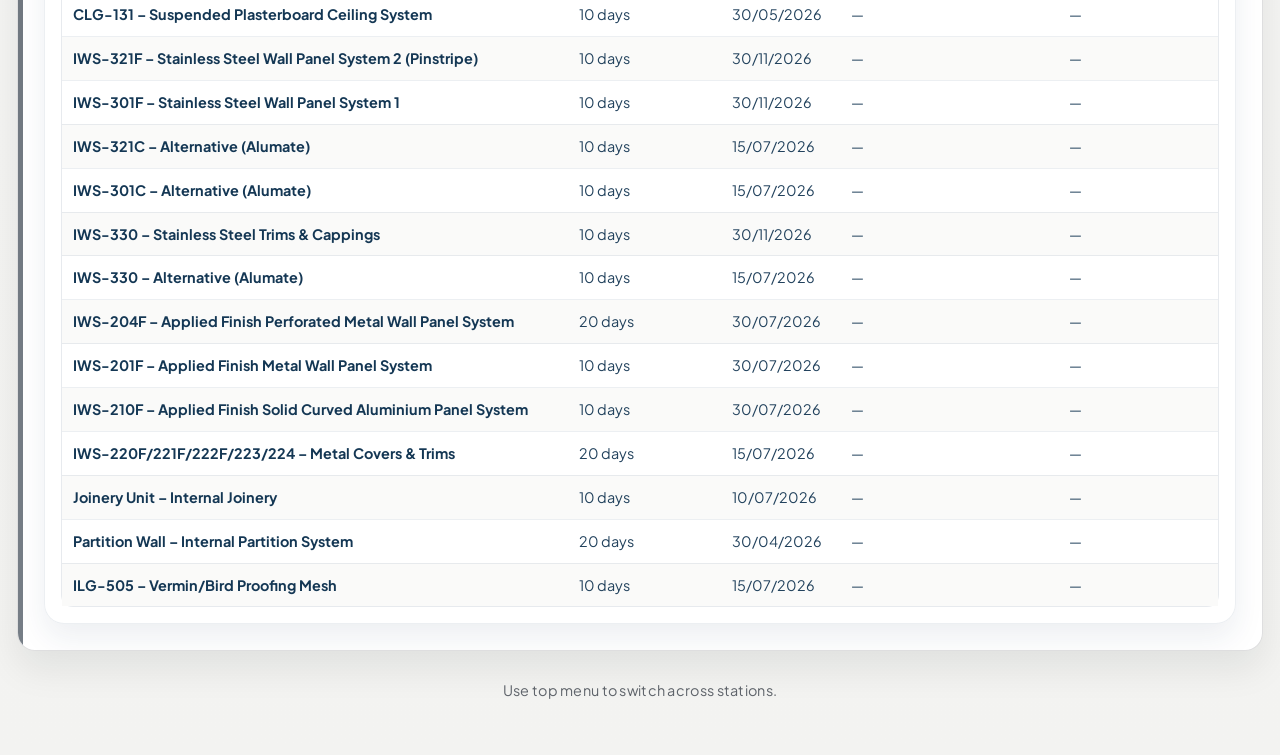
<file: aec.html>
<!DOCTYPE html>
<html lang="en">
<head>
  <meta charset="UTF-8">
  <meta name="viewport" content="width=device-width, initial-scale=1.0">
  <title>METRO FOH - AEC Station</title>
  <link rel="stylesheet" href="styles.css">
  <style>
    .timeline-card { margin: 14px 0 18px; padding: 16px; border-radius: 16px; background: rgba(255, 255, 255, 0.9); border: 1px solid rgba(20, 53, 90, 0.08); }
    .timeline-top { display: flex; justify-content: space-between; gap: 12px; align-items: center; flex-wrap: wrap; margin-bottom: 10px; }
    .timeline-top h3 { margin: 0; font-family: "Space Grotesk", sans-serif; }
    .timeline-axis { display: grid; grid-template-columns: 180px 1fr; gap: 10px; margin-bottom: 6px; color: var(--muted); font-size: 0.75rem; font-weight: 700; letter-spacing: 0.04em; text-transform: uppercase; }
    .axis-months { display: grid; grid-template-columns: repeat(10, 1fr); }
    .timeline-row { display: grid; grid-template-columns: 180px 1fr; gap: 10px; align-items: center; margin: 8px 0; }
    .timeline-label { font-size: 0.83rem; color: #35546f; font-weight: 700; }
    .timeline-track { height: 26px; border-radius: 999px; background: #eef4fb; position: relative; overflow: hidden; border: 1px solid rgba(20, 53, 90, 0.08); }
    .timeline-bar { position: absolute; top: 3px; bottom: 3px; border-radius: 999px; color: #fff; font-size: 0.72rem; font-weight: 700; display: flex; align-items: center; justify-content: center; white-space: nowrap; padding: 0 10px; }
    .bar-samples { background: linear-gradient(90deg, #17a2ff, #4bc8ff); }
    .bar-drawings { background: linear-gradient(90deg, #0a7adf, #1ea5ff); }
    .bar-procurement { background: linear-gradient(90deg, #5a7ce2, #7d9bff); }
    .bar-installation { background: linear-gradient(90deg, #18a66d, #36c389); }
    .timeline-footnote { margin-top: 8px; color: var(--muted); font-size: 0.82rem; }
    .progress-fill { transition: width 0.3s ease, background-color 0.3s ease; }
    .sample-tracker-table th { white-space: nowrap; }
    .sample-tracker-table th:nth-child(1),
    .sample-tracker-table td:nth-child(1) { width: 110px; font-weight: 700; color: #14355a; }
    .sample-tracker-table th:nth-child(2),
    .sample-tracker-table td:nth-child(2) { min-width: 360px; }
    .sample-tracker-table th:nth-child(3),
    .sample-tracker-table td:nth-child(3),
    .sample-tracker-table th:nth-child(4),
    .sample-tracker-table td:nth-child(4) { width: 160px; white-space: nowrap; }
    .sample-tracker-table tbody tr.sample-row-submitted td {
      background: linear-gradient(90deg, rgba(13, 159, 100, 0.06), transparent 58%);
    }
    .sample-tracker-table tbody tr.sample-row-pending td {
      background: linear-gradient(90deg, rgba(209, 74, 80, 0.07), transparent 58%);
    }
    .sample-tracker-table td:empty::after { content: "—"; color: var(--muted); }
    @media (max-width: 760px) {
      .timeline-axis, .timeline-row { grid-template-columns: 1fr; }
      .axis-months { font-size: 0.66rem; }
      .timeline-label { margin-bottom: 4px; }
      .sample-tracker-table th,
      .sample-tracker-table td { white-space: normal; }
      .sample-tracker-table th:nth-child(2),
      .sample-tracker-table td:nth-child(2) { min-width: 0; }
    }
  </style>
</head>
<body>
  <div class="page-shell">
    <header class="topbar">
      <div class="topbar-inner">
        <div class="brand">
          <div>METRO FOH</div>
        </div>
        <nav class="menu">
          <a href="index.html">Home</a>
          <a href="ldn.html">LDN</a>
          <a href="atl.html">ATL</a>
          <a href="aec.html" class="active">AEC</a>
          <a href="abp.html">ABP</a>
          <a href="product-specification.html">Product Specification</a>
        </nav>
      </div>
    </header>

    <section class="page-intro">
      <div class="eyebrow">Station Dashboard</div>
      <h1 style="margin-top:14px;font-family:'Space Grotesk',sans-serif;">AEC Station Overview</h1>
      <p>Complete station tracking across sample submissions, shop drawings, procurement, and installation.</p>
    </section>

    <section class="section-panel">
      <div class="station-banner">
        <div>
          <h2>AEC</h2>
          <p style="margin-top:8px;color:var(--muted);">Detailed tracker tables for all project phases.</p>
        </div>
        <div class="section-kpis" id="stationKpis"></div>
      </div>

      <div class="status-legend">
        <span class="legend-item legend-approved"><span class="legend-dot"></span>Approved</span>
        <span class="legend-item legend-review"><span class="legend-dot"></span>Under Review</span>
        <span class="legend-item legend-pending"><span class="legend-dot"></span>Pending</span>
        <span class="legend-item legend-started"><span class="legend-dot"></span>Not Started</span>
      </div>

      <article class="timeline-card">
        <div class="timeline-top">
          <h3>AEC Project Timeline</h3>
          <span class="hero-pill">Window: Mar 2026 - Dec 2026</span>
        </div>
        <div class="timeline-axis">
          <div></div>
          <div class="axis-months"><span>Mar</span><span>Apr</span><span>May</span><span>Jun</span><span>Jul</span><span>Aug</span><span>Sep</span><span>Oct</span><span>Nov</span><span>Dec</span></div>
        </div>
        <div class="timeline-row"><div class="timeline-label">Sample Submissions</div><div class="timeline-track"><div class="timeline-bar bar-samples" style="left:0%;width:16%;">Mar-Apr</div></div></div>
        <div class="timeline-row"><div class="timeline-label">Shop Drawings</div><div class="timeline-track"><div class="timeline-bar bar-drawings" style="left:0%;width:14%;">Mar</div></div></div>
        <div class="timeline-row"><div class="timeline-label">Procurement</div><div class="timeline-track"><div class="timeline-bar bar-procurement" style="left:11%;width:79%;">Apr-Nov</div></div></div>
        <div class="timeline-row"><div class="timeline-label">Installation</div><div class="timeline-track"><div class="timeline-bar bar-installation" style="left:22%;width:78%;">Jun-Dec</div></div></div>
        <p class="timeline-footnote">Twin long-lead panels IWS-301F and IWS-321F determine final completion.</p>
      </article>

      <div class="station-sections" id="tablesGrid">
        <article class="table-card">
          <h3>Sample Submission Tracker</h3>
          <p class="small-copy">15 tracked items</p>
          <div class="table-wrap"><table class="sample-tracker-table"><thead><tr><th>Sample No.</th><th>Sample Name</th><th>Sample Submission Date</th></tr></thead><tbody>
            <tr class="sample-row-submitted"><td>CLG-401F</td><td>Sculptform Architectural / Concept Click Batten System. Aluminium extrusion, size 100 x 40mm at 100m centre, powder coated to D2525 POW816982/2, with acoustic backing</td><td>21/04/2026</td></tr>
            <tr class="sample-row-pending"><td>CLG-404F</td><td>Perforated 3 mm aluminium ceilling powdercoat Sydney Metro Bradfield D2525 POW806118/3</td><td></td></tr>
            <tr class="sample-row-submitted"><td>CLG-410F</td><td>Aluminium ceiling bonded to 9 mm CFC backing powdercoat Sydney Metro Bradfield D2525 POW806118/3</td><td>15/04/2026</td></tr>
            <tr class="sample-row-pending"><td>CLG-420F</td><td>Aluminium ceiling bonded to 9 mm CFC backing , Finish: Applied concrete finish</td><td></td></tr>
            <tr class="sample-row-pending"><td>IWS-201F</td><td>Applied Finish Metal Wall Panel System (3mm Aluminium; Custom colour: water (Pow_819408)</td><td></td></tr>
            <tr class="sample-row-pending"><td>IWS-204F</td><td>Applied Finish Perforated Metal Wall Panel System (3mm Aluminium, 3mm Aluminium; Custom colour: water (Pow_819408) )</td><td></td></tr>
            <tr class="sample-row-pending"><td>IWS-205</td><td>Perforated Aluminum Cladding Panel -Black, Free area: 40%, Finish: Powder coated To RAL 9005, Perforation pattern: Equivalent to Locker Group Pattern No. R02040)</td><td></td></tr>
            <tr class="sample-row-pending"><td>IWS-210F</td><td>Perforated Aluminum Cladding Panel, Free area: 40%, Finish: Powder coated To RAL 9005, Perforation pattern: Equivalent to Locker Group Pattern No. R02040, Colour match Ecotone)</td><td></td></tr>
            <tr class="sample-row-pending"><td>IWS-222F</td><td>Removable Mild Steel Cover Sheet Thickness: Varies (3/5/10mm) as indicated in the Design Drawings Dulux Metro Stone Fortress Satin</td><td></td></tr>
            <tr class="sample-row-submitted"><td>IWS-220F</td><td>Aluminium Trims, Thickness: 3mm, Colour: Interpon Sydney Metro Bradfield D2525 POW806118/3 Stone Fortress Satin</td><td>14/04/2026</td></tr>
            <tr class="sample-row-submitted"><td>IWS-221F</td><td>Aluminium Trims, Thickness: 3mm, Colour: Interpon Sydney Metro Bradfield D2525 POW806118/3 Stone Fortress Satin</td><td>14/04/2026</td></tr>
            <tr class="sample-row-pending"><td>IWS-301F</td><td>3mm Aluminium panel - AEC (ColourTex Champagne )</td><td></td></tr>
            <tr class="sample-row-submitted"><td>IWS-330F</td><td>Stainless steel Trims, Grade: 316, Thickness: 2mm ,Finish: Satin brushed finish,Colour: Granex inco champagne.</td><td>03/02/2026</td></tr>
            <tr class="sample-row-pending"><td>IWS-223</td><td>Removable Mild Steel Cover Sheet, Thickness: Varies (3/5/10mm) as indicated in the Design Drawings</td><td></td></tr>
            <tr class="sample-row-pending"><td>IWS-224</td><td>Perforated Cover for Speaker, 3mm Mild steel sheet (7mm Dia &amp; Round), RAL 9005</td><td></td></tr>
          </tbody></table></div>
        </article>
        <article class="table-card">
          <h3>Shop Drawings</h3>
          <p class="small-copy">40 tracked items</p>
          <div class="table-wrap"><table><thead><tr><th>Activity Description</th><th>Duration (Days)</th><th>Start Date</th><th>Target Date</th><th>Completion Date</th></tr></thead><tbody>
            <tr><td>CLG-410F – Metal Pan Ceiling (Platform/Concourse)</td><td>15 days</td><td>08/04/2026</td><td>01/05/2026</td><td>—</td></tr>
            <tr><td>CLG-404F – Metal Pan Ceiling (FOH / Corridor Areas)</td><td>10 days</td><td>08/04/2026</td><td>24/04/2026</td><td>—</td></tr>
            <tr><td>CLG-131 – Suspended Plasterboard Ceiling (Bike Store / Secondary Areas)</td><td>10 days</td><td>08/04/2026</td><td>24/04/2026</td><td>—</td></tr>
            <tr><td>IWS-301F – Stainless Steel Wall Panel System 1</td><td>10 days</td><td>08/04/2026</td><td>24/04/2026</td><td>—</td></tr>
            <tr><td>IWS-321C – Alternative (Alumate – Priority for Lead Time Reduction)</td><td>10 days</td><td>08/04/2026</td><td>24/04/2026</td><td>—</td></tr>
            <tr><td>IWS-301C – Alternative (Alumate)</td><td>10 days</td><td>08/04/2026</td><td>24/04/2026</td><td>—</td></tr>
            <tr><td>IWS-330 – Stainless Steel Trims & Cappings</td><td>10 days</td><td>08/04/2026</td><td>24/04/2026</td><td>—</td></tr>
            <tr><td>IWS-330 – Alternative (Alumate)</td><td>10 days</td><td>08/04/2026</td><td>24/04/2026</td><td>—</td></tr>
            <tr><td>IWS-201F – Applied Finish Metal Wall Panel System</td><td>10 days</td><td>15/04/2026</td><td>02/05/2026</td><td>—</td></tr>
            <tr><td>IWS-210F – Applied Finish Solid Curved Aluminium Panel System</td><td>10 days</td><td>15/04/2026</td><td>02/05/2026</td><td>—</td></tr>
            <tr><td>IWS-220F/221F/222F/223/224 – Metal Covers & Trims</td><td>15 days</td><td>15/04/2026</td><td>09/05/2026</td><td>—</td></tr>
            <tr><td>Joinery Unit – Internal Joinery (Separate Subcontract Priority)</td><td>10 days</td><td>13/04/2026</td><td>28/04/2026</td><td>—</td></tr>
            <tr><td>Partition Wall – Internal Partition System (Early Works)</td><td>5 days</td><td>—</td><td>30/04/2026</td><td>—</td></tr>
            <tr><td>IWS-321 & IWS-301 Stainless steel cladding layout platform east psd</td><td>4 days</td><td>19/03/2026</td><td>23/03/2026</td><td class="completion-on-time">23/03/2026</td></tr>
            <tr><td>IWS-321 & IWS-301 Stainless steel cladding layout platform west psd</td><td>4 days</td><td>19/03/2026</td><td>23/03/2026</td><td class="completion-on-time">23/03/2026</td></tr>
            <tr><td>IWS-321F Stainless Steel Cladding Layout Drawing B04 Platform Escalator 5,6,7,8</td><td>32 days</td><td>23/03/2026</td><td>23/03/2026</td><td class="completion-on-time">24/04/2026</td></tr>
            <tr><td>IWS-321F Stainless steel cladding detail drawing B04 Platform Escalator 5,6,7,8</td><td>32 days</td><td>23/03/2026</td><td>23/03/2026</td><td class="completion-on-time">24/04/2026</td></tr>
            <tr><td>IWS-321F Stainless Steel Cladding detail drawing B04 Platform</td><td>32 days</td><td>23/03/2026</td><td>23/03/2026</td><td class="completion-on-time">24/04/2026</td></tr>
            <tr><td>IWS-321F Stainless Steel Cladding Layout drawing B04 Platform</td><td>32 days</td><td>23/03/2026</td><td>23/03/2026</td><td class="completion-on-time">24/04/2026</td></tr>
            <tr><td>IWS-321F Stainless Steel Cladding Layout drawing : B04 Platform</td><td>32 days</td><td>23/03/2026</td><td>23/03/2026</td><td class="completion-on-time">24/04/2026</td></tr>
            <tr><td>CLG-401F Metal Ceiling Battens Layout Drawing – B04 Ceiling / B03 Soffit</td><td>15 days</td><td>08/04/2026</td><td>01/05/2026</td><td class="completion-on-time">22/04/2026</td></tr>
            <tr><td>CLG-401F Metal Ceiling Ceiling Battens Detail Drawing B04 CEILING - B03 SOFFIT</td><td>15 days</td><td>08/04/2026</td><td>01/05/2026</td><td class="completion-on-time">04/05/2026</td></tr>
            <tr><td>CLG-401F Metal Ceiling Ceiling Battens Layout Drawing B04 CEILING - B03 SOFFIT</td><td>15 days</td><td>08/04/2026</td><td>01/05/2026</td><td class="completion-on-time">04/05/2026</td></tr>
            <tr><td>IWS-204F & IWS-204F-ART Aluminium Cladding Layout Drawing – B03 Internal Elevation, Mezzanine West</td><td>15 days</td><td>15/04/2026</td><td>09/05/2026</td><td class="completion-on-time">22/04/2026</td></tr>
            <tr><td>IWS-204F & IWS-204F-ART Aluminium Cladding Layout Drawing – B03 Internal Elevation, Mezzanine East</td><td>15 days</td><td>15/04/2026</td><td>09/05/2026</td><td class="completion-on-time">22/04/2026</td></tr>
            <tr><td>IWS-204F & IWS2-204F-ART & IWS-201F Aluminium Cladding Detail Drawing B03 - L00 INTERNAL ELEVATION - MEZZANINE</td><td>15 days</td><td>15/04/2026</td><td>09/05/2026</td><td class="completion-on-time">05/05/2026</td></tr>
            <tr><td>IWS-204F & IWS2-204F-ART & IWS-201F Aluminium Cladding Layout Drawing B03 - L00 INTERNAL ELEVATION - MEZZANINE NORTH AND SOUTH</td><td>15 days</td><td>15/04/2026</td><td>09/05/2026</td><td class="completion-on-time">05/05/2026</td></tr>
            <tr><td>IWS-204F & IWS2-204F-ART & IWS-201F Aluminium Cladding Detail Drawing B03 - L00 INTERNAL ELEVATION - MEZZANINE EAST</td><td>15 days</td><td>15/04/2026</td><td>09/05/2026</td><td class="completion-on-time">05/05/2026</td></tr>
            <tr><td>IWS-204F & IWS2-204F-ART & IWS-201F Aluminium Cladding Detail Drawing B03 - L00 INTERNAL ELEVATION - MEZZANINE WEST</td><td>15 days</td><td>15/04/2026</td><td>09/05/2026</td><td class="completion-on-time">05/05/2026</td></tr>
            <tr><td>IWS-321F-ART Stainless Steel Cladding Detail Drawing – B03 Mezzanine</td><td>10 days</td><td>08/04/2026</td><td>24/04/2026</td><td class="completion-on-time">22/04/2026</td></tr>
            <tr><td>CLG-401F Metal Ceiling Battens Layout Drawing – B04 Ceiling, Platform</td><td>15 days</td><td>08/04/2026</td><td>01/05/2026</td><td class="completion-on-time">22/04/2026</td></tr>
            <tr><td>CLG-401F Metal Ceiling Battens Detail Drawing – B04 Ceiling, Platform</td><td>15 days</td><td>08/04/2026</td><td>01/05/2026</td><td class="completion-on-time">22/04/2026</td></tr>
            <tr><td>CLG-401F Metal Ceiling Ceiling Battens Detail Drawing B04 CEILING  - PLATFORM</td><td>15 days</td><td>08/04/2026</td><td>01/05/2026</td><td class="completion-on-time">04/05/2026</td></tr>
            <tr><td>CLG-401F Metal Ceiling Ceiling Battens Layout Drawing B04 CEILING  - PLATFORM</td><td>15 days</td><td>08/04/2026</td><td>01/05/2026</td><td class="completion-on-time">04/05/2026</td></tr>
            <tr><td>CLG-402 Metal Batten Ceiling Layout Drawing L00 GROUND LEVEL - ZONE D-E</td><td>2 days</td><td>29/04/2026</td><td>01/05/2026</td><td class="completion-on-time">07/05/2026</td></tr>
            <tr><td>CLG-401F Metal Batten Ceiling Detail Drawing L00 GROUND LEVEL - ZONE D-E</td><td>2 days</td><td>29/04/2026</td><td>01/05/2026</td><td class="completion-on-time">07/05/2026</td></tr>
            <tr><td>CLG-401F Metal Batten Ceiling Detail Drawing B02 Mezzanine level Zone D-E</td><td>2 days</td><td>29/04/2026</td><td>01/05/2026</td><td class="completion-on-time">29/04/2026</td></tr>
            <tr><td>CLG-401F Metal Batten Ceiling Layout Drawing B02 Mezzanine level Zone D-E</td><td>2 days</td><td>29/04/2026</td><td>01/05/2026</td><td class="completion-on-time">29/04/2026</td></tr>
            <tr><td>CLG-401F Metal Batten Ceiling Detail Drawing B02 MEZZANINE LEVEL - ZONE D-E</td><td>2 days</td><td>29/04/2026</td><td>01/05/2026</td><td class="completion-on-time">07/05/2026</td></tr>
            <tr><td>CLG-401F Metal Batten Ceiling Layout Drawing B02 MEZZANINE LEVEL - ZONE D-E</td><td>2 days</td><td>29/04/2026</td><td>01/05/2026</td><td class="completion-on-time">07/05/2026</td></tr>
          </tbody></table></div>
        </article>
        <article class="table-card">
          <h3>Procurement</h3>
          <p class="small-copy">16 tracked items</p>
          <div class="table-wrap"><table><thead><tr><th>Activity Description</th><th>Lead Time (Days)</th><th>Start Date</th><th>Target Delivery Date</th><th>Completion Date</th></tr></thead><tbody>
            <tr><td>CLG-401F – Metal Batten Ceiling (Aluminium Battens)</td><td>8–10 wks</td><td>01/05/2026</td><td>15/07/2026</td><td>—</td></tr>
            <tr><td>CLG-410F – Metal Pan Ceiling (Aluminium Panel)</td><td>8–10 wks</td><td>01/05/2026</td><td>15/07/2026</td><td>—</td></tr>
            <tr><td>CLG-404F – Metal Pan Ceiling (Perforated Aluminium Panel)</td><td>8–10 wks</td><td>24/04/2026</td><td>15/07/2026</td><td>—</td></tr>
            <tr><td>CLG-131 – Suspended Plasterboard Ceiling System</td><td>4–5 wks</td><td>24/04/2026</td><td>30/05/2026</td><td>—</td></tr>
            <tr><td>IWS-321F – Stainless Steel Wall Panel System 2 (Pinstripe)</td><td>28–32 wks</td><td>24/04/2026</td><td>30/11/2026</td><td>—</td></tr>
            <tr><td>IWS-301F – Stainless Steel Wall Panel System 1</td><td>28–32 wks</td><td>24/04/2026</td><td>30/11/2026</td><td>—</td></tr>
            <tr><td>IWS-321C – Alternative (Alumate)</td><td>10–12 wks</td><td>24/04/2026</td><td>15/07/2026</td><td>—</td></tr>
            <tr><td>IWS-301C – Alternative (Alumate)</td><td>10–12 wks</td><td>24/04/2026</td><td>15/07/2026</td><td>—</td></tr>
            <tr><td>IWS-330 – Stainless Steel Trims & Cappings</td><td>28–32 wks</td><td>24/04/2026</td><td>30/11/2026</td><td>—</td></tr>
            <tr><td>IWS-330 – Alternative (Alumate)</td><td>10–12 wks</td><td>24/04/2026</td><td>15/07/2026</td><td>—</td></tr>
            <tr><td>IWS-204F – Applied Finish Perforated Metal Wall Panel System</td><td>12–15 wks</td><td>09/05/2026</td><td>30/07/2026</td><td>—</td></tr>
            <tr><td>IWS-201F – Applied Finish Metal Wall Panel System</td><td>12–15 wks</td><td>02/05/2026</td><td>30/07/2026</td><td>—</td></tr>
            <tr><td>IWS-210F – Applied Finish Solid Curved Aluminium Panel System</td><td>12–15 wks</td><td>02/05/2026</td><td>30/07/2026</td><td>—</td></tr>
            <tr><td>IWS-220F/221F/222F/223/224 – Metal Covers & Trims</td><td>10–12 wks</td><td>09/05/2026</td><td>15/07/2026</td><td>—</td></tr>
            <tr><td>Joinery Unit – Internal Joinery</td><td>8–10 wks</td><td>28/04/2026</td><td>10/07/2026</td><td>—</td></tr>
            <tr><td>ILG-505 – Vermin/Bird Proofing Mesh</td><td>4 wks</td><td>—</td><td>15/07/2026</td><td>—</td></tr>
          </tbody></table></div>
        </article>
        <article class="table-card">
          <h3>Installation</h3>
          <p class="small-copy">17 tracked items</p>
          <div class="table-wrap"><table><thead><tr><th>Activity Description</th><th>Duration (Days)</th><th>Start Date</th><th>Target Completion Date</th><th>Completion Date</th></tr></thead><tbody>
            <tr><td>CLG-401F – Metal Batten Ceiling (Aluminium Battens)</td><td>20 days</td><td>15/07/2026</td><td>—</td><td>—</td></tr>
            <tr><td>CLG-410F – Metal Pan Ceiling (Aluminium Panel)</td><td>15 days</td><td>15/07/2026</td><td>—</td><td>—</td></tr>
            <tr><td>CLG-404F – Metal Pan Ceiling (Perforated Aluminium Panel)</td><td>15 days</td><td>15/07/2026</td><td>—</td><td>—</td></tr>
            <tr><td>CLG-131 – Suspended Plasterboard Ceiling System</td><td>10 days</td><td>30/05/2026</td><td>—</td><td>—</td></tr>
            <tr><td>IWS-321F – Stainless Steel Wall Panel System 2 (Pinstripe)</td><td>10 days</td><td>30/11/2026</td><td>—</td><td>—</td></tr>
            <tr><td>IWS-301F – Stainless Steel Wall Panel System 1</td><td>10 days</td><td>30/11/2026</td><td>—</td><td>—</td></tr>
            <tr><td>IWS-321C – Alternative (Alumate)</td><td>10 days</td><td>15/07/2026</td><td>—</td><td>—</td></tr>
            <tr><td>IWS-301C – Alternative (Alumate)</td><td>10 days</td><td>15/07/2026</td><td>—</td><td>—</td></tr>
            <tr><td>IWS-330 – Stainless Steel Trims & Cappings</td><td>10 days</td><td>30/11/2026</td><td>—</td><td>—</td></tr>
            <tr><td>IWS-330 – Alternative (Alumate)</td><td>10 days</td><td>15/07/2026</td><td>—</td><td>—</td></tr>
            <tr><td>IWS-204F – Applied Finish Perforated Metal Wall Panel System</td><td>20 days</td><td>30/07/2026</td><td>—</td><td>—</td></tr>
            <tr><td>IWS-201F – Applied Finish Metal Wall Panel System</td><td>10 days</td><td>30/07/2026</td><td>—</td><td>—</td></tr>
            <tr><td>IWS-210F – Applied Finish Solid Curved Aluminium Panel System</td><td>10 days</td><td>30/07/2026</td><td>—</td><td>—</td></tr>
            <tr><td>IWS-220F/221F/222F/223/224 – Metal Covers & Trims</td><td>20 days</td><td>15/07/2026</td><td>—</td><td>—</td></tr>
            <tr><td>Joinery Unit – Internal Joinery</td><td>10 days</td><td>10/07/2026</td><td>—</td><td>—</td></tr>
            <tr><td>Partition Wall – Internal Partition System</td><td>20 days</td><td>30/04/2026</td><td>—</td><td>—</td></tr>
            <tr><td>ILG-505 – Vermin/Bird Proofing Mesh</td><td>10 days</td><td>15/07/2026</td><td>—</td><td>—</td></tr>
          </tbody></table></div>
        </article>
      </div>
    </section>

    <div class="footer-note">Use top menu to switch across stations.</div>
  </div>

  <script src="dashboard-data.js?v=3"></script>
  <script src="persistence.js?v=3"></script>
  <script>
    const STATION = "AEC";
    const fallbackData = {
      stationData: {
        AEC: {
          sampleSubmissionTracker: [
            { sampleNo: "CLG-401F", sampleName: "Sculptform Architectural / Concept Click Batten System. Aluminium extrusion, size 100 x 40mm at 100m centre, powder coated to D2525 POW816982/2, with acoustic backing", sampleSubmissionDate: "21/04/2026" },
            { sampleNo: "CLG-404F", sampleName: "Perforated 3 mm aluminium ceilling powdercoat Sydney Metro Bradfield D2525 POW806118/3", sampleSubmissionDate: "" },
            { sampleNo: "CLG-410F", sampleName: "Aluminium ceiling bonded to 9 mm CFC backing powdercoat Sydney Metro Bradfield D2525 POW806118/3", sampleSubmissionDate: "15/04/2026" },
            { sampleNo: "CLG-420F", sampleName: "Aluminium ceiling bonded to 9 mm CFC backing , Finish: Applied concrete finish", sampleSubmissionDate: "" },
            { sampleNo: "IWS-201F", sampleName: "Applied Finish Metal Wall Panel System (3mm Aluminium; Custom colour: water (Pow_819408)", sampleSubmissionDate: "" },
            { sampleNo: "IWS-204F", sampleName: "Applied Finish Perforated Metal Wall Panel System (3mm Aluminium, 3mm Aluminium; Custom colour: water (Pow_819408) )", sampleSubmissionDate: "" },
            { sampleNo: "IWS-205", sampleName: "Perforated Aluminum Cladding Panel -Black, Free area: 40%, Finish: Powder coated To RAL 9005, Perforation pattern: Equivalent to Locker Group Pattern No. R02040)", sampleSubmissionDate: "" },
            { sampleNo: "IWS-210F", sampleName: "Perforated Aluminum Cladding Panel, Free area: 40%, Finish: Powder coated To RAL 9005, Perforation pattern: Equivalent to Locker Group Pattern No. R02040, Colour match Ecotone)", sampleSubmissionDate: "" },
            { sampleNo: "IWS-222F", sampleName: "Removable Mild Steel Cover Sheet Thickness: Varies (3/5/10mm) as indicated in the Design Drawings Dulux Metro Stone Fortress Satin", sampleSubmissionDate: "" },
            { sampleNo: "IWS-220F", sampleName: "Aluminium Trims, Thickness: 3mm, Colour: Interpon Sydney Metro Bradfield D2525 POW806118/3 Stone Fortress Satin", sampleSubmissionDate: "14/04/2026" },
            { sampleNo: "IWS-221F", sampleName: "Aluminium Trims, Thickness: 3mm, Colour: Interpon Sydney Metro Bradfield D2525 POW806118/3 Stone Fortress Satin", sampleSubmissionDate: "14/04/2026" },
            { sampleNo: "IWS-301F", sampleName: "3mm Aluminium panel - AEC (ColourTex Champagne )", sampleSubmissionDate: "" },
            { sampleNo: "IWS-330F", sampleName: "Stainless steel Trims, Grade: 316, Thickness: 2mm ,Finish: Satin brushed finish,Colour: Granex inco champagne.", sampleSubmissionDate: "03/02/2026" },
            { sampleNo: "IWS-223", sampleName: "Removable Mild Steel Cover Sheet, Thickness: Varies (3/5/10mm) as indicated in the Design Drawings", sampleSubmissionDate: "" },
            { sampleNo: "IWS-224", sampleName: "Perforated Cover for Speaker, 3mm Mild steel sheet (7mm Dia & Round), RAL 9005", sampleSubmissionDate: "" }
          ],
          shopDrawings: [
            { activityDescription: "CLG-410F – Metal Pan Ceiling (Platform/Concourse)", durationDays: "15 days", startDate: "08/04/2026", targetDate: "01/05/2026", completionDate: "—" },
            { activityDescription: "CLG-404F – Metal Pan Ceiling (FOH / Corridor Areas)", durationDays: "10 days", startDate: "08/04/2026", targetDate: "24/04/2026", completionDate: "—" },
            { activityDescription: "CLG-131 – Suspended Plasterboard Ceiling (Bike Store / Secondary Areas)", durationDays: "10 days", startDate: "08/04/2026", targetDate: "24/04/2026", completionDate: "—" },
            { activityDescription: "IWS-301F – Stainless Steel Wall Panel System 1", durationDays: "10 days", startDate: "08/04/2026", targetDate: "24/04/2026", completionDate: "—" },
            { activityDescription: "IWS-321C – Alternative (Alumate – Priority for Lead Time Reduction)", durationDays: "10 days", startDate: "08/04/2026", targetDate: "24/04/2026", completionDate: "—" },
            { activityDescription: "IWS-301C – Alternative (Alumate)", durationDays: "10 days", startDate: "08/04/2026", targetDate: "24/04/2026", completionDate: "—" },
            { activityDescription: "IWS-330 – Stainless Steel Trims & Cappings", durationDays: "10 days", startDate: "08/04/2026", targetDate: "24/04/2026", completionDate: "—" },
            { activityDescription: "IWS-330 – Alternative (Alumate)", durationDays: "10 days", startDate: "08/04/2026", targetDate: "24/04/2026", completionDate: "—" },
            { activityDescription: "IWS-201F – Applied Finish Metal Wall Panel System", durationDays: "10 days", startDate: "15/04/2026", targetDate: "02/05/2026", completionDate: "—" },
            { activityDescription: "IWS-210F – Applied Finish Solid Curved Aluminium Panel System", durationDays: "10 days", startDate: "15/04/2026", targetDate: "02/05/2026", completionDate: "—" },
            { activityDescription: "IWS-220F/221F/222F/223/224 – Metal Covers & Trims", durationDays: "15 days", startDate: "15/04/2026", targetDate: "09/05/2026", completionDate: "—" },
            { activityDescription: "Joinery Unit – Internal Joinery (Separate Subcontract Priority)", durationDays: "10 days", startDate: "13/04/2026", targetDate: "28/04/2026", completionDate: "—" },
            { activityDescription: "Partition Wall – Internal Partition System (Early Works)", durationDays: "5 days", startDate: "—", targetDate: "30/04/2026", completionDate: "—" },
            { activityDescription: "IWS-321 & IWS-301 Stainless steel cladding layout platform east psd", durationDays: "4 days", startDate: "19/03/2026", targetDate: "23/03/2026", completionDate: "23/03/2026" },
            { activityDescription: "IWS-321 & IWS-301 Stainless steel cladding layout platform west psd", durationDays: "4 days", startDate: "19/03/2026", targetDate: "23/03/2026", completionDate: "23/03/2026" },
            { activityDescription: "IWS-321F Stainless Steel Cladding Layout Drawing B04 Platform Escalator 5,6,7,8", durationDays: "32 days", startDate: "23/03/2026", targetDate: "23/03/2026", completionDate: "24/04/2026" },
            { activityDescription: "IWS-321F Stainless steel cladding detail drawing B04 Platform Escalator 5,6,7,8", durationDays: "32 days", startDate: "23/03/2026", targetDate: "23/03/2026", completionDate: "24/04/2026" },
            { activityDescription: "IWS-321F Stainless Steel Cladding detail drawing B04 Platform", durationDays: "32 days", startDate: "23/03/2026", targetDate: "23/03/2026", completionDate: "24/04/2026" },
            { activityDescription: "IWS-321F Stainless Steel Cladding Layout drawing B04 Platform", durationDays: "32 days", startDate: "23/03/2026", targetDate: "23/03/2026", completionDate: "24/04/2026" },
            { activityDescription: "IWS-321F Stainless Steel Cladding Layout drawing : B04 Platform", durationDays: "32 days", startDate: "23/03/2026", targetDate: "23/03/2026", completionDate: "24/04/2026" },
            { activityDescription: "CLG-401F Metal Ceiling Battens Layout Drawing – B04 Ceiling / B03 Soffit", durationDays: "15 days", startDate: "08/04/2026", targetDate: "01/05/2026", completionDate: "22/04/2026" },
            { activityDescription: "CLG-401F Metal Ceiling Ceiling Battens Detail Drawing B04 CEILING - B03 SOFFIT", durationDays: "15 days", startDate: "08/04/2026", targetDate: "01/05/2026", completionDate: "04/05/2026" },
            { activityDescription: "CLG-401F Metal Ceiling Ceiling Battens Layout Drawing B04 CEILING - B03 SOFFIT", durationDays: "15 days", startDate: "08/04/2026", targetDate: "01/05/2026", completionDate: "04/05/2026" },
            { activityDescription: "IWS-204F & IWS-204F-ART Aluminium Cladding Layout Drawing – B03 Internal Elevation, Mezzanine West", durationDays: "15 days", startDate: "15/04/2026", targetDate: "09/05/2026", completionDate: "22/04/2026" },
            { activityDescription: "IWS-204F & IWS-204F-ART Aluminium Cladding Layout Drawing – B03 Internal Elevation, Mezzanine East", durationDays: "15 days", startDate: "15/04/2026", targetDate: "09/05/2026", completionDate: "22/04/2026" },
            { activityDescription: "IWS-204F & IWS2-204F-ART & IWS-201F Aluminium Cladding Detail Drawing B03 - L00 INTERNAL ELEVATION - MEZZANINE", durationDays: "15 days", startDate: "15/04/2026", targetDate: "09/05/2026", completionDate: "05/05/2026" },
            { activityDescription: "IWS-204F & IWS2-204F-ART & IWS-201F Aluminium Cladding Layout Drawing B03 - L00 INTERNAL ELEVATION - MEZZANINE NORTH AND SOUTH", durationDays: "15 days", startDate: "15/04/2026", targetDate: "09/05/2026", completionDate: "05/05/2026" },
            { activityDescription: "IWS-204F & IWS2-204F-ART & IWS-201F Aluminium Cladding Detail Drawing B03 - L00 INTERNAL ELEVATION - MEZZANINE EAST", durationDays: "15 days", startDate: "15/04/2026", targetDate: "09/05/2026", completionDate: "05/05/2026" },
            { activityDescription: "IWS-204F & IWS2-204F-ART & IWS-201F Aluminium Cladding Detail Drawing B03 - L00 INTERNAL ELEVATION - MEZZANINE WEST", durationDays: "15 days", startDate: "15/04/2026", targetDate: "09/05/2026", completionDate: "05/05/2026" },
            { activityDescription: "IWS-321F-ART Stainless Steel Cladding Detail Drawing – B03 Mezzanine", durationDays: "10 days", startDate: "08/04/2026", targetDate: "24/04/2026", completionDate: "22/04/2026" },
            { activityDescription: "CLG-401F Metal Ceiling Battens Layout Drawing – B04 Ceiling, Platform", durationDays: "15 days", startDate: "08/04/2026", targetDate: "01/05/2026", completionDate: "22/04/2026" },
            { activityDescription: "CLG-401F Metal Ceiling Battens Detail Drawing – B04 Ceiling, Platform", durationDays: "15 days", startDate: "08/04/2026", targetDate: "01/05/2026", completionDate: "22/04/2026" },
            { activityDescription: "CLG-401F Metal Ceiling Ceiling Battens Detail Drawing B04 CEILING  - PLATFORM", durationDays: "15 days", startDate: "08/04/2026", targetDate: "01/05/2026", completionDate: "04/05/2026" },
            { activityDescription: "CLG-401F Metal Ceiling Ceiling Battens Layout Drawing B04 CEILING  - PLATFORM", durationDays: "15 days", startDate: "08/04/2026", targetDate: "01/05/2026", completionDate: "04/05/2026" },
            { activityDescription: "CLG-402 Metal Batten Ceiling Layout Drawing L00 GROUND LEVEL - ZONE D-E", durationDays: "2 days", startDate: "29/04/2026", targetDate: "01/05/2026", completionDate: "07/05/2026" },
            { activityDescription: "CLG-401F Metal Batten Ceiling Detail Drawing L00 GROUND LEVEL - ZONE D-E", durationDays: "2 days", startDate: "29/04/2026", targetDate: "01/05/2026", completionDate: "07/05/2026" },
            { activityDescription: "CLG-401F Metal Batten Ceiling Detail Drawing B02 Mezzanine level Zone D-E", durationDays: "2 days", startDate: "29/04/2026", targetDate: "01/05/2026", completionDate: "29/04/2026" },
            { activityDescription: "CLG-401F Metal Batten Ceiling Layout Drawing B02 Mezzanine level Zone D-E", durationDays: "2 days", startDate: "29/04/2026", targetDate: "01/05/2026", completionDate: "29/04/2026" },
            { activityDescription: "CLG-401F Metal Batten Ceiling Detail Drawing B02 MEZZANINE LEVEL - ZONE D-E", durationDays: "2 days", startDate: "29/04/2026", targetDate: "01/05/2026", completionDate: "07/05/2026" },
            { activityDescription: "CLG-401F Metal Batten Ceiling Layout Drawing B02 MEZZANINE LEVEL - ZONE D-E", durationDays: "2 days", startDate: "29/04/2026", targetDate: "01/05/2026", completionDate: "07/05/2026" }
          ],
          procurement: [
            { activityDescription: "CLG-401F – Metal Batten Ceiling (Aluminium Battens)", leadTimeDays: "8–10 wks", startDate: "01/05/2026", targetDeliveryDate: "15/07/2026", completionDate: "—" },
            { activityDescription: "CLG-410F – Metal Pan Ceiling (Aluminium Panel)", leadTimeDays: "8–10 wks", startDate: "01/05/2026", targetDeliveryDate: "15/07/2026", completionDate: "—" },
            { activityDescription: "CLG-404F – Metal Pan Ceiling (Perforated Aluminium Panel)", leadTimeDays: "8–10 wks", startDate: "24/04/2026", targetDeliveryDate: "15/07/2026", completionDate: "—" },
            { activityDescription: "CLG-131 – Suspended Plasterboard Ceiling System", leadTimeDays: "4–5 wks", startDate: "24/04/2026", targetDeliveryDate: "30/05/2026", completionDate: "—" },
            { activityDescription: "IWS-321F – Stainless Steel Wall Panel System 2 (Pinstripe)", leadTimeDays: "28–32 wks", startDate: "24/04/2026", targetDeliveryDate: "30/11/2026", completionDate: "—" },
            { activityDescription: "IWS-301F – Stainless Steel Wall Panel System 1", leadTimeDays: "28–32 wks", startDate: "24/04/2026", targetDeliveryDate: "30/11/2026", completionDate: "—" },
            { activityDescription: "IWS-321C – Alternative (Alumate)", leadTimeDays: "10–12 wks", startDate: "24/04/2026", targetDeliveryDate: "15/07/2026", completionDate: "—" },
            { activityDescription: "IWS-301C – Alternative (Alumate)", leadTimeDays: "10–12 wks", startDate: "24/04/2026", targetDeliveryDate: "15/07/2026", completionDate: "—" },
            { activityDescription: "IWS-330 – Stainless Steel Trims & Cappings", leadTimeDays: "28–32 wks", startDate: "24/04/2026", targetDeliveryDate: "30/11/2026", completionDate: "—" },
            { activityDescription: "IWS-330 – Alternative (Alumate)", leadTimeDays: "10–12 wks", startDate: "24/04/2026", targetDeliveryDate: "15/07/2026", completionDate: "—" },
            { activityDescription: "IWS-204F – Applied Finish Perforated Metal Wall Panel System", leadTimeDays: "12–15 wks", startDate: "09/05/2026", targetDeliveryDate: "30/07/2026", completionDate: "—" },
            { activityDescription: "IWS-201F – Applied Finish Metal Wall Panel System", leadTimeDays: "12–15 wks", startDate: "02/05/2026", targetDeliveryDate: "30/07/2026", completionDate: "—" },
            { activityDescription: "IWS-210F – Applied Finish Solid Curved Aluminium Panel System", leadTimeDays: "12–15 wks", startDate: "02/05/2026", targetDeliveryDate: "30/07/2026", completionDate: "—" },
            { activityDescription: "IWS-220F/221F/222F/223/224 – Metal Covers & Trims", leadTimeDays: "10–12 wks", startDate: "09/05/2026", targetDeliveryDate: "15/07/2026", completionDate: "—" },
            { activityDescription: "Joinery Unit – Internal Joinery", leadTimeDays: "8–10 wks", startDate: "28/04/2026", targetDeliveryDate: "10/07/2026", completionDate: "—" },
            { activityDescription: "ILG-505 – Vermin/Bird Proofing Mesh", leadTimeDays: "4 wks", startDate: "—", targetDeliveryDate: "15/07/2026", completionDate: "—" }
          ],
          installation: [
            { activityDescription: "CLG-401F – Metal Batten Ceiling (Aluminium Battens)", durationDays: "20 days", startDate: "15/07/2026", targetCompletionDate: "—", completionDate: "—" },
            { activityDescription: "CLG-410F – Metal Pan Ceiling (Aluminium Panel)", durationDays: "15 days", startDate: "15/07/2026", targetCompletionDate: "—", completionDate: "—" },
            { activityDescription: "CLG-404F – Metal Pan Ceiling (Perforated Aluminium Panel)", durationDays: "15 days", startDate: "15/07/2026", targetCompletionDate: "—", completionDate: "—" },
            { activityDescription: "CLG-131 – Suspended Plasterboard Ceiling System", durationDays: "10 days", startDate: "30/05/2026", targetCompletionDate: "—", completionDate: "—" },
            { activityDescription: "IWS-321F – Stainless Steel Wall Panel System 2 (Pinstripe)", durationDays: "10 days", startDate: "30/11/2026", targetCompletionDate: "—", completionDate: "—" },
            { activityDescription: "IWS-301F – Stainless Steel Wall Panel System 1", durationDays: "10 days", startDate: "30/11/2026", targetCompletionDate: "—", completionDate: "—" },
            { activityDescription: "IWS-321C – Alternative (Alumate)", durationDays: "10 days", startDate: "15/07/2026", targetCompletionDate: "—", completionDate: "—" },
            { activityDescription: "IWS-301C – Alternative (Alumate)", durationDays: "10 days", startDate: "15/07/2026", targetCompletionDate: "—", completionDate: "—" },
            { activityDescription: "IWS-330 – Stainless Steel Trims & Cappings", durationDays: "10 days", startDate: "30/11/2026", targetCompletionDate: "—", completionDate: "—" },
            { activityDescription: "IWS-330 – Alternative (Alumate)", durationDays: "10 days", startDate: "15/07/2026", targetCompletionDate: "—", completionDate: "—" },
            { activityDescription: "IWS-204F – Applied Finish Perforated Metal Wall Panel System", durationDays: "20 days", startDate: "30/07/2026", targetCompletionDate: "—", completionDate: "—" },
            { activityDescription: "IWS-201F – Applied Finish Metal Wall Panel System", durationDays: "10 days", startDate: "30/07/2026", targetCompletionDate: "—", completionDate: "—" },
            { activityDescription: "IWS-210F – Applied Finish Solid Curved Aluminium Panel System", durationDays: "10 days", startDate: "30/07/2026", targetCompletionDate: "—", completionDate: "—" },
            { activityDescription: "IWS-220F/221F/222F/223/224 – Metal Covers & Trims", durationDays: "20 days", startDate: "15/07/2026", targetCompletionDate: "—", completionDate: "—" },
            { activityDescription: "Joinery Unit – Internal Joinery", durationDays: "10 days", startDate: "10/07/2026", targetCompletionDate: "—", completionDate: "—" },
            { activityDescription: "Partition Wall – Internal Partition System", durationDays: "20 days", startDate: "30/04/2026", targetCompletionDate: "—", completionDate: "—" },
            { activityDescription: "ILG-505 – Vermin/Bird Proofing Mesh", durationDays: "10 days", startDate: "15/07/2026", targetCompletionDate: "—", completionDate: "—" }
          ]
        }
      },
      sectionDefinitions: [
        { key: "sampleSubmissionTracker", title: "Sample Submission Tracker", columns: ["Sample No.", "Sample Name", "Sample Submission Date"] },
        { key: "shopDrawings", title: "Shop Drawings", columns: ["Activity Description", "Duration (Days)", "Start Date", "Target Date", "Completion Date"] },
        { key: "procurement", title: "Procurement", columns: ["Activity Description", "Lead Time (Days)", "Start Date", "Target Delivery Date", "Completion Date"] },
        { key: "installation", title: "Installation", columns: ["Activity Description", "Duration (Days)", "Start Date", "Target Completion Date", "Completion Date"] }
      ],
      stationMetrics: function (station) {
        const data = this.stationData[station];
        const sample = data.sampleSubmissionTracker;
        const totalItems = Object.values(data).reduce((sum, items) => sum + items.length, 0);
        const completedItems = Object.values(data).reduce((sum, items) => sum + items.filter((item) => /^(?:\d{1,2}\/\d{1,2}\/\d{4}|\d{4}-\d{2}-\d{2})$/.test(String(item.completionDate || "").trim())).length, 0);
        const progress = totalItems ? Math.round((completedItems / totalItems) * 100) : 0;
        const approved = sample.filter((item) => item.approvalStatus === "Approved").length;
        const review = sample.filter((item) => item.approvalStatus === "Under Review").length;
        const pending = sample.filter((item) => item.approvalStatus === "Pending" || item.approvalStatus === "Not Started").length;
        let overallStatus = "Needs Attention";
        if (progress >= 55) overallStatus = "On Track";
        else if (progress >= 25) overallStatus = "In Progress";
        return { totalItems, completedItems, progress, approved, review, pending, overallStatus };
      },
      buildTable: function (section, rows) {
        const rowItems = Array.isArray(rows) ? rows : [];
        const tag = (status) => {
          if (status === "Approved") return '<span class="tag tag-approved">Approved</span>';
          if (status === "Under Review") return '<span class="tag tag-review">Under Review</span>';
          if (status === "In Progress" || status === "In Progress (HP pending)") return `<span class="tag tag-review">${status}</span>`;
          if (status === "Pending Review") return '<span class="tag tag-pending">Pending Review</span>';
          if (status === "Not Started") return '<span class="tag tag-started">Not Started</span>';
          return `<span class="tag tag-pending">${status || "Pending"}</span>`;
        };
        const rowClass = (status) => {
          if (status === "Approved") return "status-row-approved";
          if (status === "Under Review") return "status-row-review";
          if (status === "In Progress" || status === "In Progress (HP pending)") return "status-row-review";
          if (status === "Not Started") return "status-row-started";
          if (status === "Pending Review") return "status-row-pending";
          return "status-row-pending";
        };
        const bodyRows = rowItems.map((row) => {
          const values = Object.values(row);
          return `<tr class="${rowClass(row.approvalStatus || "")}">${values.map((value, index) => {
            if (index === 3 && row.approvalStatus) return `<td>${tag(value)}</td>`;
            const isCompletionCell = index === values.length - 1;
            const isCompletedDate = /^(?:\d{1,2}\/\d{1,2}\/\d{4}|\d{4}-\d{2}-\d{2})$/.test(String(value || "").trim());
            const completionClass = isCompletionCell && isCompletedDate ? ' class="completion-on-time"' : "";
            return `<td${completionClass}>${value || "-"}</td>`;
          }).join("")}</tr>`;
        }).join("");
        return `
          <article class="table-card">
            <h3>${section.title}</h3>
            <p class="small-copy">${rowItems.length} tracked items</p>
            <div class="table-wrap">
              <table>
                <thead><tr>${section.columns.map((c) => `<th>${c}</th>`).join("")}</tr></thead>
                <tbody>${bodyRows}</tbody>
              </table>
            </div>
          </article>
        `;
      }
    };

    const dataSource = window.DashboardData && window.DashboardData.stationData ? window.DashboardData : fallbackData;
    const { stationData, sectionDefinitions } = dataSource;
    const buildTable = fallbackData.buildTable.bind(fallbackData);
    const stationMetrics = dataSource.stationMetrics.bind(dataSource);

    function renderStationPage() {
      const data = stationData[STATION];
      const metrics = stationMetrics(STATION);

      document.getElementById("stationKpis").innerHTML = [
        ` <div class="hero-pill">Overall: ${metrics.overallStatus}</div>`,
        ` <div class="hero-pill">Progress: ${metrics.progress}%</div>`,
        ` <div class="hero-pill">Items: ${metrics.completedItems}/${metrics.totalItems}</div>`,
        ` <div class="hero-pill">Approved Samples: ${metrics.approved}</div>`
      ].join("");

      const tableOrder = ["sampleSubmissionTracker", "shopDrawings", "procurement", "installation"]
        .map((key) => sectionDefinitions.find((section) => section.key === key))
        .filter(Boolean);

      document.getElementById("tablesGrid").innerHTML = tableOrder
        .map((section) => buildTable(section, data[section.key] || []))
        .join("");
    }

    function initLiveProgressTracker() {
      const grid = document.getElementById("tablesGrid");
      if (!grid) return;

      const isCompletionValueValid = (value) => {
        if (value === null || value === undefined) return false;
        const text = String(value).trim();
        if (text === "" || text === "-" || text === "—") return false;
        return text.toLowerCase() !== "null";
      };const recalc = () => {let totalRowsAll = 0;
        let completedRowsAll = 0;

        cards.forEach((card) => {
          const { totalRows, completedRows, percent } = calcTableProgress(card);
          tablePercents.push(percent);

          totalRowsAll += totalRows;
          completedRowsAll += completedRows;
        });

        const [table1Progress = 0, table2Progress = 0, table3Progress = 0, table4Progress = 0] = tablePercents;
        const overallPercent = Math.round((table1Progress + table2Progress + table3Progress + table4Progress) / 4);

        const overallStatus = overallPercent >= 55 ? "On Track" : (overallPercent >= 25 ? "In Progress" : "Needs Attention");
        document.getElementById("stationKpis").innerHTML = [
          `<div class="hero-pill">Overall: ${overallStatus}</div>`,
          `<div class="hero-pill">Progress: ${overallPercent}%</div>`,
          `<div class="hero-pill">Items: ${completedRowsAll}/${totalRowsAll}</div>`,
          `<div class="hero-pill">Live Sync: On</div>`
        ].join("");

        const progressPayload = {
          progress: overallPercent,
          table1Progress,
          table2Progress,
          table3Progress,
          table4Progress,
          completedItems: completedRowsAll,
          totalItems: totalRowsAll,
          updatedAt: new Date().toISOString()
        };
        localStorage.setItem(`metro_foh_progress_${STATION}`, JSON.stringify(progressPayload));
        if (typeof window.autoPersistStationProgress === "function") {
          window.autoPersistStationProgress(progressPayload);
        }
      };

      recalc();
      grid.addEventListener("input", recalc);
      grid.addEventListener("change", recalc);
      const observer = new MutationObserver(recalc);
      observer.observe(grid, { subtree: true, childList: true, characterData: true });
    }

    renderStationPage();
    initLiveProgressTracker();
    attachPersistence();
  </script>
</body>
</html>
</file>
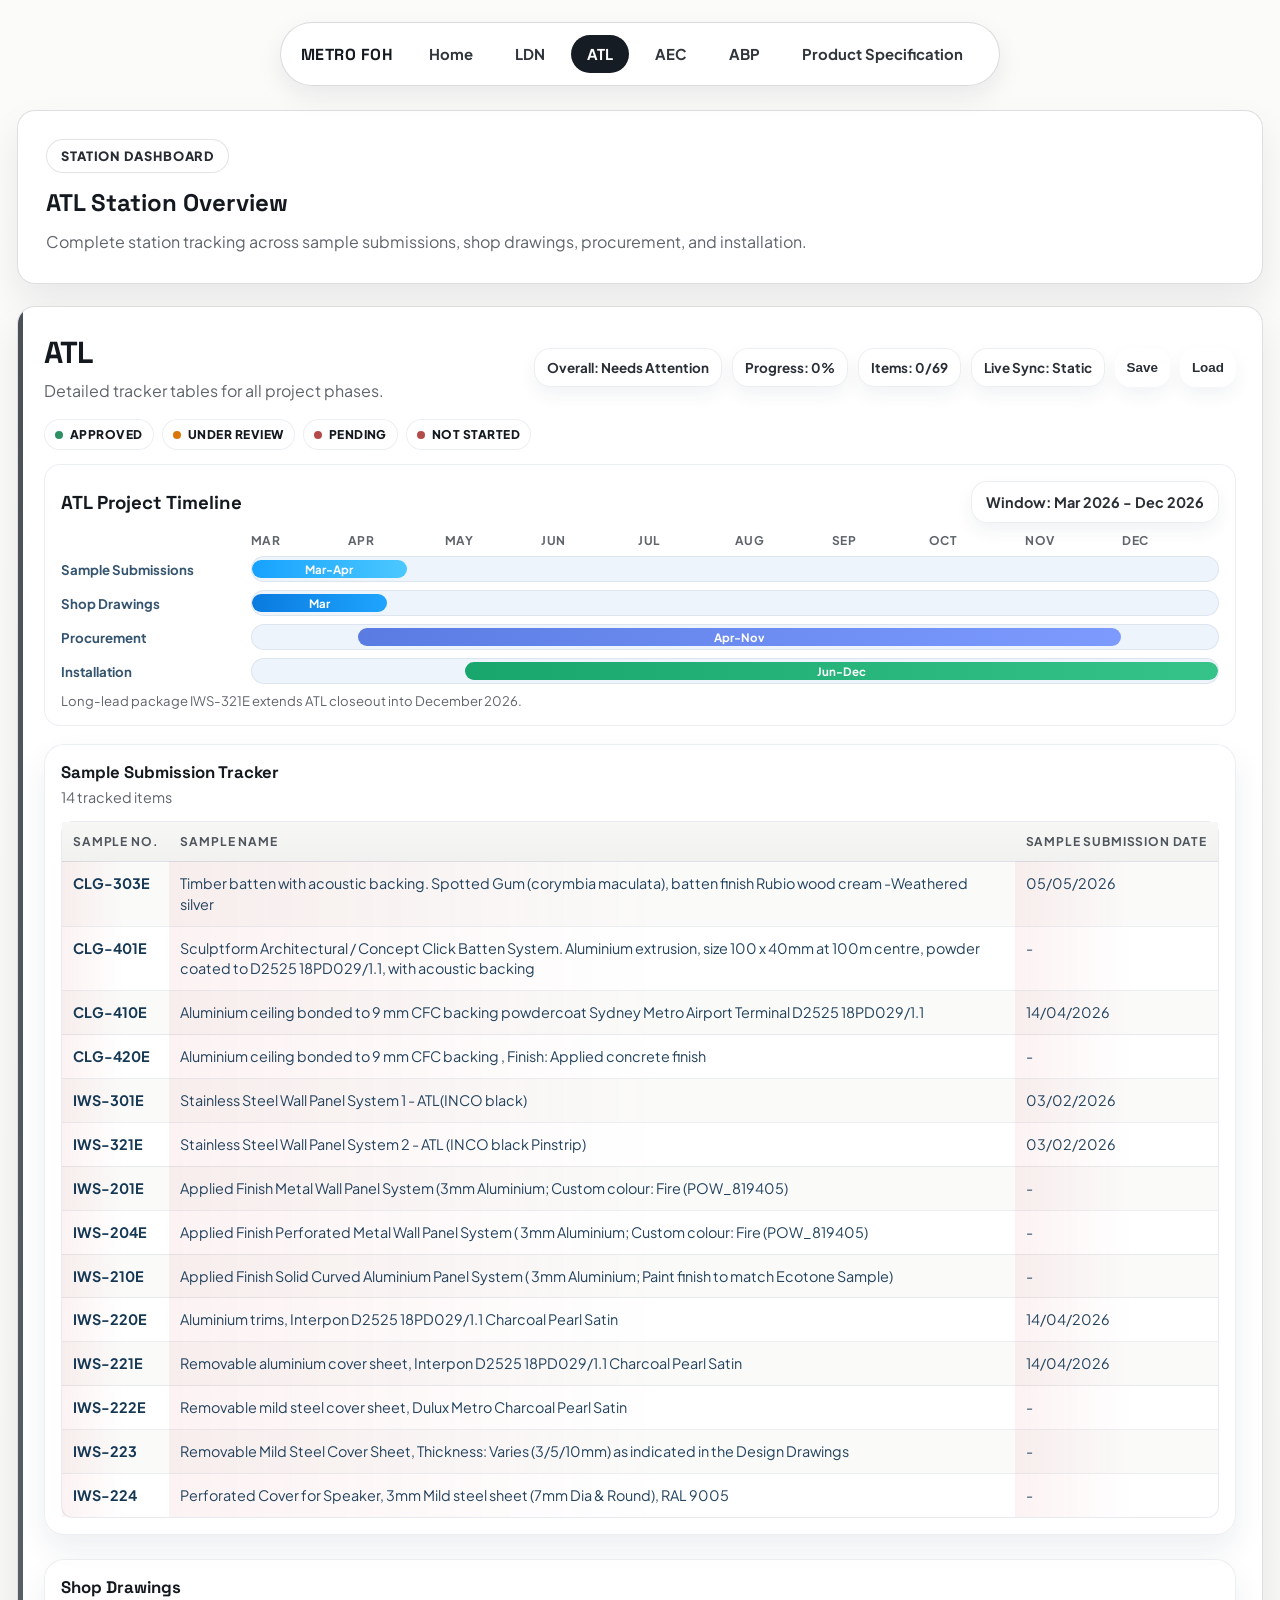
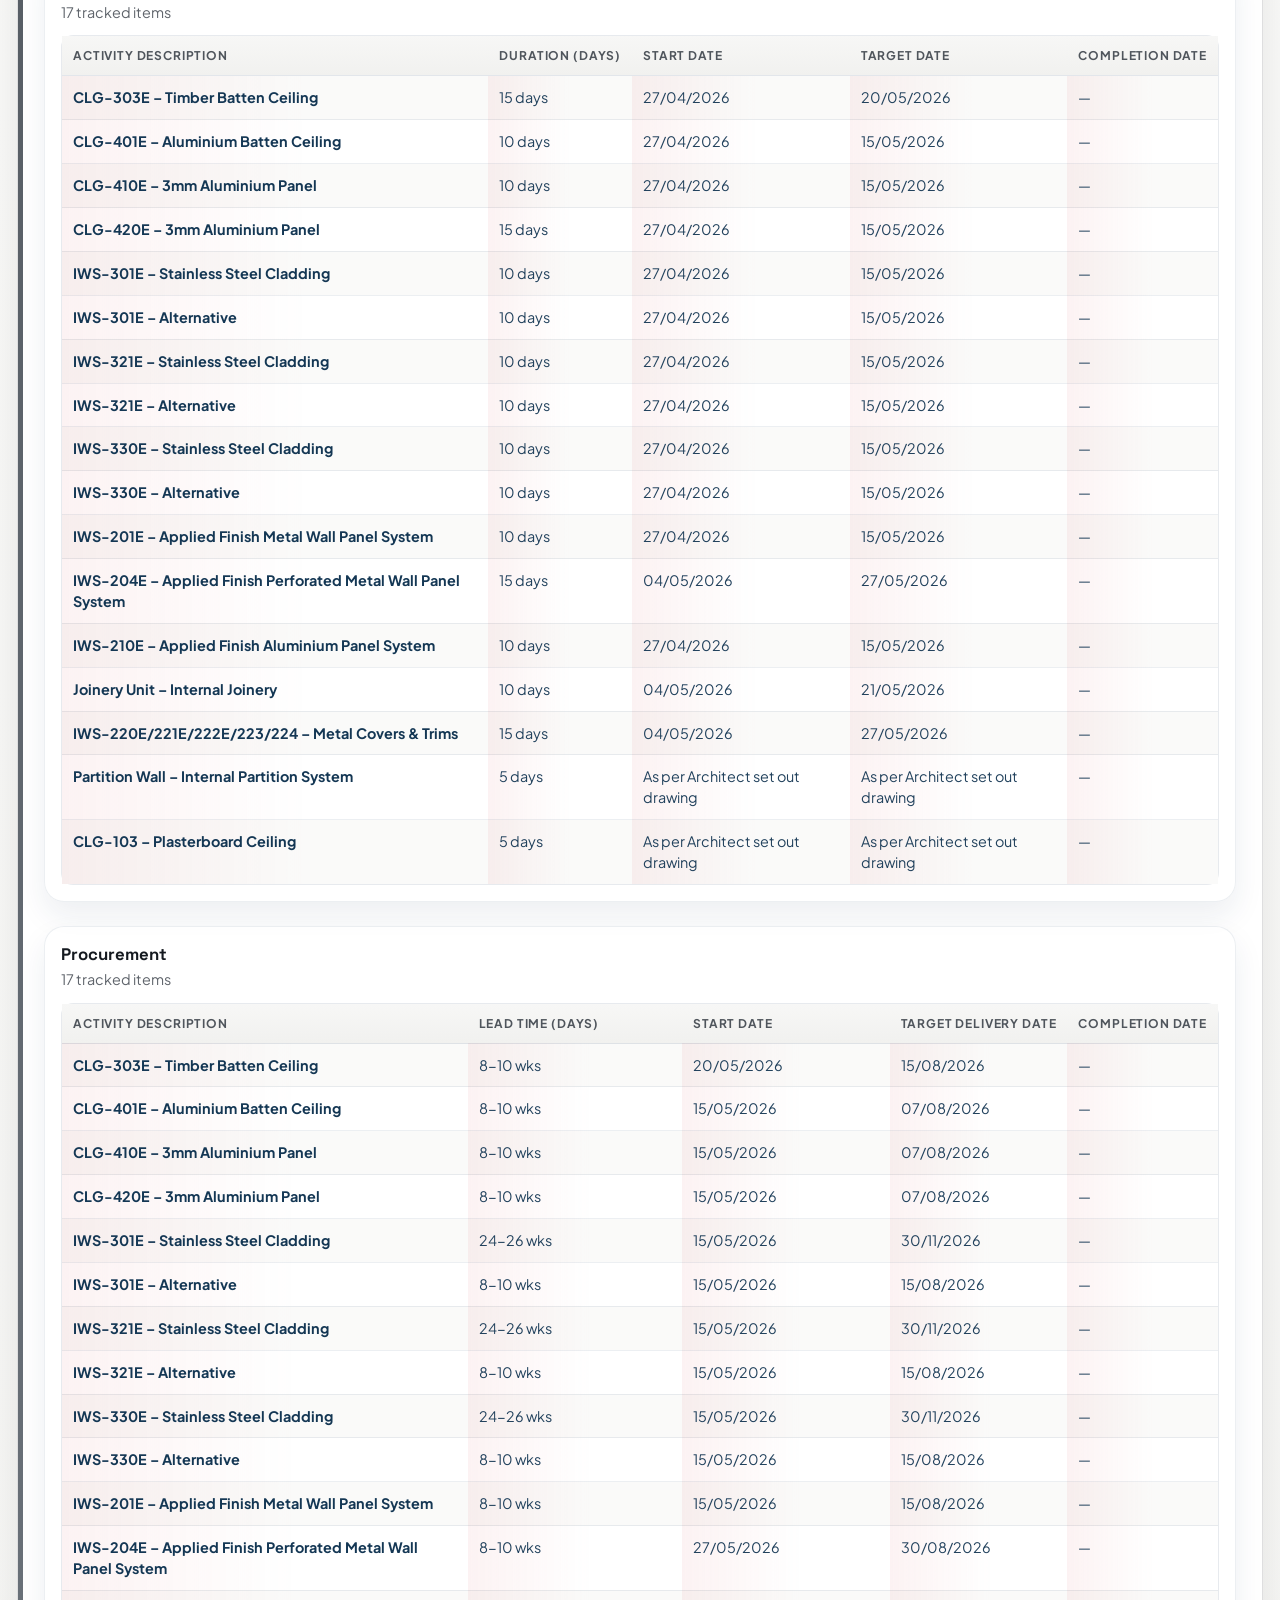
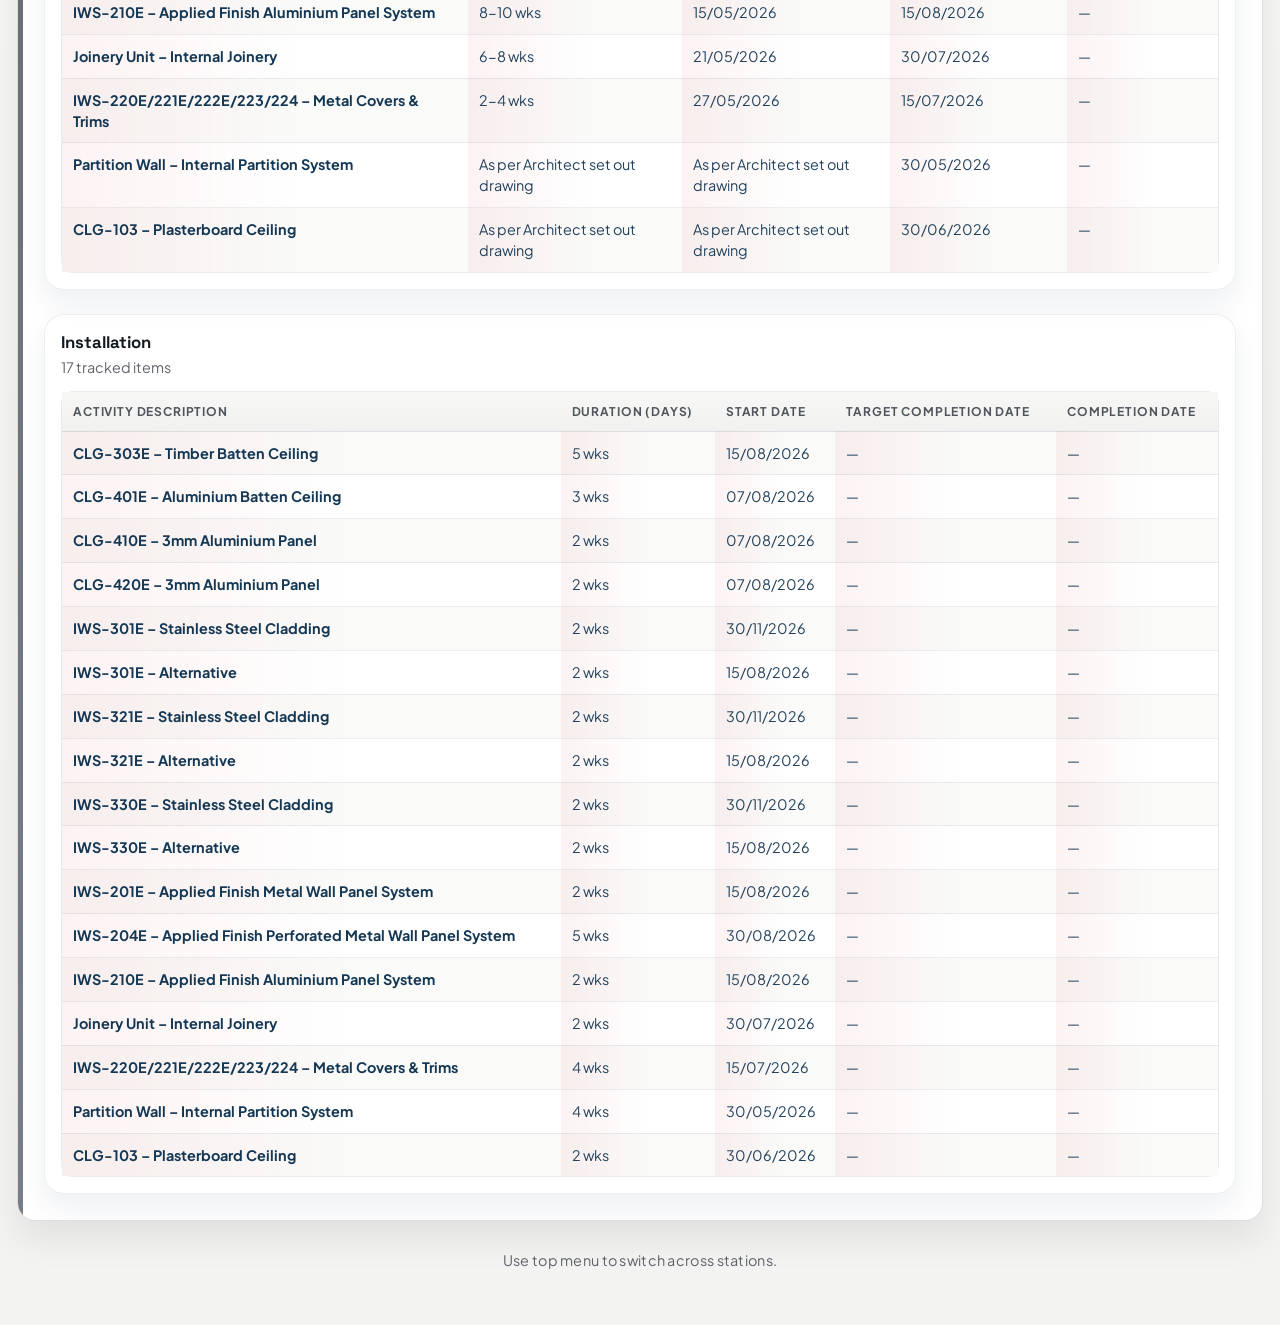
<file: atl.html>
<!DOCTYPE html>
<html lang="en">
<head>
  <meta charset="UTF-8">
  <meta name="viewport" content="width=device-width, initial-scale=1.0">
  <title>METRO FOH - ATL Station</title>
  <link rel="stylesheet" href="styles.css">
  <style>
    .timeline-card { margin: 14px 0 18px; padding: 16px; border-radius: 16px; background: rgba(255, 255, 255, 0.9); border: 1px solid rgba(20, 53, 90, 0.08); }
    .timeline-top { display: flex; justify-content: space-between; gap: 12px; align-items: center; flex-wrap: wrap; margin-bottom: 10px; }
    .timeline-top h3 { margin: 0; font-family: "Space Grotesk", sans-serif; }
    .timeline-axis { display: grid; grid-template-columns: 180px 1fr; gap: 10px; margin-bottom: 6px; color: var(--muted); font-size: 0.75rem; font-weight: 700; letter-spacing: 0.04em; text-transform: uppercase; }
    .axis-months { display: grid; grid-template-columns: repeat(10, 1fr); }
    .timeline-row { display: grid; grid-template-columns: 180px 1fr; gap: 10px; align-items: center; margin: 8px 0; }
    .timeline-label { font-size: 0.83rem; color: #35546f; font-weight: 700; }
    .timeline-track { height: 26px; border-radius: 999px; background: #eef4fb; position: relative; overflow: hidden; border: 1px solid rgba(20, 53, 90, 0.08); }
    .timeline-bar { position: absolute; top: 3px; bottom: 3px; border-radius: 999px; color: #fff; font-size: 0.72rem; font-weight: 700; display: flex; align-items: center; justify-content: center; white-space: nowrap; padding: 0 10px; }
    .bar-samples { background: linear-gradient(90deg, #17a2ff, #4bc8ff); }
    .bar-drawings { background: linear-gradient(90deg, #0a7adf, #1ea5ff); }
    .bar-procurement { background: linear-gradient(90deg, #5a7ce2, #7d9bff); }
    .bar-installation { background: linear-gradient(90deg, #18a66d, #36c389); }
    .timeline-footnote { margin-top: 8px; color: var(--muted); font-size: 0.82rem; }
    .progress-fill { transition: width 0.3s ease, background-color 0.3s ease; }
    .sample-tracker-table th { white-space: nowrap; }
    .sample-tracker-table th:nth-child(1),
    .sample-tracker-table td:nth-child(1) { width: 110px; font-weight: 700; color: #14355a; }
    .sample-tracker-table th:nth-child(2),
    .sample-tracker-table td:nth-child(2) { min-width: 360px; }
    .sample-tracker-table th:nth-child(3),
    .sample-tracker-table td:nth-child(3),
    .sample-tracker-table th:nth-child(4),
    .sample-tracker-table td:nth-child(4) { width: 160px; white-space: nowrap; }
    .sample-tracker-table tbody tr.sample-row-submitted td {
      background: linear-gradient(90deg, rgba(13, 159, 100, 0.06), transparent 58%);
    }
    .sample-tracker-table tbody tr.sample-row-pending td {
      background: linear-gradient(90deg, rgba(209, 74, 80, 0.07), transparent 58%);
    }
    .sample-tracker-table td:empty::after { content: "—"; color: var(--muted); }
    @media (max-width: 760px) {
      .timeline-axis, .timeline-row { grid-template-columns: 1fr; }
      .axis-months { font-size: 0.66rem; }
      .timeline-label { margin-bottom: 4px; }
      .sample-tracker-table th,
      .sample-tracker-table td { white-space: normal; }
      .sample-tracker-table th:nth-child(2),
      .sample-tracker-table td:nth-child(2) { min-width: 0; }
    }
  </style>
</head>
<body>
  <div class="page-shell">
    <header class="topbar">
      <div class="topbar-inner">
        <div class="brand">
          <div>METRO FOH</div>
        </div>
        <nav class="menu">
          <a href="index.html">Home</a>
          <a href="ldn.html">LDN</a>
          <a href="atl.html" class="active">ATL</a>
          <a href="aec.html">AEC</a>
          <a href="abp.html">ABP</a>
          <a href="product-specification.html">Product Specification</a>
        </nav>
      </div>
    </header>

    <section class="page-intro">
      <div class="eyebrow">Station Dashboard</div>
      <h1 style="margin-top:14px;font-family:'Space Grotesk',sans-serif;">ATL Station Overview</h1>
      <p>Complete station tracking across sample submissions, shop drawings, procurement, and installation.</p>
    </section>

    <section class="section-panel">
      <div class="station-banner">
        <div>
          <h2>ATL</h2>
          <p style="margin-top:8px;color:var(--muted);">Detailed tracker tables for all project phases.</p>
        </div>
        <div class="section-kpis" id="stationKpis"></div>
      </div>

      <div class="status-legend">
        <span class="legend-item legend-approved"><span class="legend-dot"></span>Approved</span>
        <span class="legend-item legend-review"><span class="legend-dot"></span>Under Review</span>
        <span class="legend-item legend-pending"><span class="legend-dot"></span>Pending</span>
        <span class="legend-item legend-started"><span class="legend-dot"></span>Not Started</span>
      </div>

      <article class="timeline-card">
        <div class="timeline-top">
          <h3>ATL Project Timeline</h3>
          <span class="hero-pill">Window: Mar 2026 - Dec 2026</span>
        </div>
        <div class="timeline-axis">
          <div></div>
          <div class="axis-months"><span>Mar</span><span>Apr</span><span>May</span><span>Jun</span><span>Jul</span><span>Aug</span><span>Sep</span><span>Oct</span><span>Nov</span><span>Dec</span></div>
        </div>
        <div class="timeline-row"><div class="timeline-label">Sample Submissions</div><div class="timeline-track"><div class="timeline-bar bar-samples" style="left:0%;width:16%;">Mar-Apr</div></div></div>
        <div class="timeline-row"><div class="timeline-label">Shop Drawings</div><div class="timeline-track"><div class="timeline-bar bar-drawings" style="left:0%;width:14%;">Mar</div></div></div>
        <div class="timeline-row"><div class="timeline-label">Procurement</div><div class="timeline-track"><div class="timeline-bar bar-procurement" style="left:11%;width:79%;">Apr-Nov</div></div></div>
        <div class="timeline-row"><div class="timeline-label">Installation</div><div class="timeline-track"><div class="timeline-bar bar-installation" style="left:22%;width:78%;">Jun-Dec</div></div></div>
        <p class="timeline-footnote">Long-lead package IWS-321E extends ATL closeout into December 2026.</p>
      </article>

      <div class="station-sections" id="tablesGrid">
        <article class="table-card">
          <h3>Sample Submission Tracker</h3>
          <p class="small-copy">14 tracked items</p>
          <div class="table-wrap"><table class="sample-tracker-table"><thead><tr><th>Sample No.</th><th>Sample Name</th><th>Sample Submission Date</th></tr></thead><tbody>
            <tr class="sample-row-submitted"><td>CLG-303E</td><td>Timber batten with acoustic backing. Spotted Gum (corymbia maculata), batten finish Rubio wood cream -Weathered silver</td><td>05/05/2026</td></tr>
            <tr class="sample-row-pending"><td>CLG-401E</td><td>Sculptform Architectural / Concept Click Batten System. Aluminium extrusion, size 100 x 40mm at 100m centre, powder coated to D2525 18PD029/1.1, with acoustic backing</td><td></td></tr>
            <tr class="sample-row-submitted"><td>CLG-410E</td><td>Aluminium ceiling bonded to 9 mm CFC backing powdercoat Sydney Metro Airport Terminal D2525 18PD029/1.1</td><td>14/04/2026</td></tr>
            <tr class="sample-row-pending"><td>CLG-420E</td><td>Aluminium ceiling bonded to 9 mm CFC backing , Finish: Applied concrete finish</td><td></td></tr>
            <tr class="sample-row-submitted"><td>IWS-301E</td><td>Stainless Steel Wall Panel System 1 - ATL(INCO black)</td><td>03/02/2026</td></tr>
            <tr class="sample-row-submitted"><td>IWS-321E</td><td>Stainless Steel Wall Panel System 2 - ATL (INCO black Pinstrip)</td><td>03/02/2026</td></tr>
            <tr class="sample-row-pending"><td>IWS-201E</td><td>Applied Finish Metal Wall Panel System (3mm Aluminium; Custom colour: Fire (POW_819405)</td><td></td></tr>
            <tr class="sample-row-pending"><td>IWS-204E</td><td>Applied Finish Perforated Metal Wall Panel System ( 3mm Aluminium; 
 Custom colour: Fire (POW_819405)</td><td></td></tr>
            <tr class="sample-row-pending"><td>IWS-210E</td><td>Applied Finish Solid Curved Aluminium Panel System ( 3mm Aluminium; Paint finish to match Ecotone Sample)</td><td></td></tr>
            <tr class="sample-row-submitted"><td>IWS-220E</td><td>Aluminium trims,  Interpon D2525 18PD029/1.1  Charcoal Pearl Satin</td><td>14/04/2026</td></tr>
            <tr class="sample-row-submitted"><td>IWS-221E</td><td>Removable aluminium cover sheet, Interpon D2525 18PD029/1.1 Charcoal Pearl Satin</td><td>14/04/2026</td></tr>
            <tr class="sample-row-pending"><td>IWS-222E</td><td>Removable mild steel cover sheet, Dulux Metro Charcoal Pearl Satin</td><td></td></tr>
            <tr class="sample-row-pending"><td>IWS-223</td><td>Removable Mild Steel Cover Sheet, Thickness: Varies (3/5/10mm) as indicated in the Design Drawings</td><td></td></tr>
            <tr class="sample-row-pending"><td>IWS-224</td><td>Perforated Cover for Speaker, 3mm Mild steel sheet (7mm Dia &amp; Round), RAL 9005</td><td></td></tr>
          </tbody></table></div>
        </article>
        <article class="table-card">
          <h3>Shop Drawings</h3>
          <p class="small-copy">11 tracked items</p>
          <div class="table-wrap"><table><thead><tr><th>Activity Description</th><th>Duration (Days)</th><th>Start Date</th><th>Target Date</th><th>Completion Date</th></tr></thead><tbody>
            <tr><td>CLG-401E – Metal Batten Ceiling</td><td>—</td><td>—</td><td>—</td><td>—</td></tr>
            <tr><td>CLG-410E – Metal Pan Ceiling</td><td>—</td><td>—</td><td>—</td><td>—</td></tr>
            <tr><td>CLG-420E – Metal Pan Ceiling (Applied Finish)</td><td>—</td><td>—</td><td>—</td><td>—</td></tr>
            <tr><td>IWS-301E – Stainless Steel Wall Panel System 1</td><td>—</td><td>—</td><td>—</td><td>—</td></tr>
            <tr><td>IWS-321E – Stainless Steel Wall Panel System 2</td><td>—</td><td>—</td><td>—</td><td>—</td></tr>
            <tr><td>IWS-201E – Applied Finish Metal Wall Panel System</td><td>—</td><td>—</td><td>—</td><td>—</td></tr>
            <tr><td>IWS-204E – Applied Finish Perforated Metal Wall Panel System</td><td>—</td><td>—</td><td>—</td><td>—</td></tr>
            <tr><td>IWS-210E – Applied Finish Solid Curved Aluminium Panel System</td><td>—</td><td>—</td><td>—</td><td>—</td></tr>
            <tr><td>IWS-220E – Aluminium Trims</td><td>—</td><td>—</td><td>—</td><td>—</td></tr>
            <tr><td>IWS-222E – Removable Mild Steel Cover Sheet</td><td>—</td><td>—</td><td>—</td><td>—</td></tr>
            <tr><td>Joinery Unit – Internal Joinery</td><td>—</td><td>—</td><td>—</td><td>—</td></tr>
          </tbody></table></div>
        </article>
        <article class="table-card">
          <h3>Procurement</h3>
          <p class="small-copy">13 tracked items</p>
          <div class="table-wrap"><table><thead><tr><th>Activity Description</th><th>Lead Time (Days)</th><th>Start Date</th><th>Target Delivery Date</th><th>Completion Date</th></tr></thead><tbody>
            <tr><td>CLG-401E – Metal Batten Ceiling</td><td>10–12 wks</td><td>—</td><td>—</td><td>—</td></tr>
            <tr><td>CLG-410E – Metal Pan Ceiling</td><td>10–12 wks</td><td>—</td><td>—</td><td>—</td></tr>
            <tr><td>CLG-420E – Metal Pan Ceiling (Applied Finish)</td><td>10–12 wks</td><td>—</td><td>—</td><td>—</td></tr>
            <tr><td>IWS-301E – Stainless Steel Wall Panel System 1</td><td>23–25 wks</td><td>—</td><td>—</td><td>—</td></tr>
            <tr><td>IWS-321E – Stainless Steel Wall Panel System 2</td><td>TBC</td><td>—</td><td>—</td><td>—</td></tr>
            <tr><td>IWS-301E / 321E – Alternative (Alumate)</td><td>8–10 wks</td><td>—</td><td>—</td><td>—</td></tr>
            <tr><td>IWS-201E – Applied Finish Metal Wall Panel System</td><td>TBC</td><td>—</td><td>—</td><td>—</td></tr>
            <tr><td>IWS-204E – Applied Finish Perforated Metal Wall Panel System</td><td>TBC</td><td>—</td><td>—</td><td>—</td></tr>
            <tr><td>IWS-210E – Applied Finish Aluminium Panel System</td><td>TBC</td><td>—</td><td>—</td><td>—</td></tr>
            <tr><td>IWS-220E – Aluminium Trims</td><td>TBC</td><td>—</td><td>—</td><td>—</td></tr>
            <tr><td>IWS-222E – Mild Steel Cover Sheet</td><td>TBC</td><td>—</td><td>—</td><td>—</td></tr>
            <tr><td>Joinery Unit – Internal Joinery</td><td>TBC</td><td>—</td><td>—</td><td>—</td></tr>
            <tr><td>ILG-505 – Vermin/Bird Proofing Mesh</td><td>TBC</td><td>—</td><td>—</td><td>—</td></tr>
          </tbody></table></div>
        </article>
        <article class="table-card">
          <h3>Installation</h3>
          <p class="small-copy">12 tracked items</p>
          <div class="table-wrap"><table><thead><tr><th>Activity Description</th><th>Duration (Days)</th><th>Start Date</th><th>Target Completion Date</th><th>Completion Date</th></tr></thead><tbody>
            <tr><td>CLG-401E – Metal Batten Ceiling</td><td>—</td><td>—</td><td>—</td><td>—</td></tr>
            <tr><td>CLG-410E – Metal Pan Ceiling</td><td>—</td><td>—</td><td>—</td><td>—</td></tr>
            <tr><td>CLG-420E – Metal Pan Ceiling (Applied Finish)</td><td>—</td><td>—</td><td>—</td><td>—</td></tr>
            <tr><td>IWS-301E – Stainless Steel Wall Panel System 1</td><td>—</td><td>—</td><td>—</td><td>—</td></tr>
            <tr><td>IWS-321E – Stainless Steel Wall Panel System 2</td><td>—</td><td>—</td><td>—</td><td>—</td></tr>
            <tr><td>IWS-201E – Applied Finish Metal Wall Panel System</td><td>—</td><td>—</td><td>—</td><td>—</td></tr>
            <tr><td>IWS-204E – Applied Finish Perforated Metal Wall Panel System</td><td>—</td><td>—</td><td>—</td><td>—</td></tr>
            <tr><td>IWS-210E – Applied Finish Aluminium Panel System</td><td>—</td><td>—</td><td>—</td><td>—</td></tr>
            <tr><td>IWS-220E – Aluminium Trims</td><td>—</td><td>—</td><td>—</td><td>—</td></tr>
            <tr><td>IWS-222E – Mild Steel Cover Sheet</td><td>—</td><td>—</td><td>—</td><td>—</td></tr>
            <tr><td>Joinery Unit – Internal Joinery</td><td>—</td><td>—</td><td>—</td><td>—</td></tr>
            <tr><td>ILG-505 – Vermin/Bird Proofing Mesh</td><td>—</td><td>—</td><td>—</td><td>—</td></tr>
          </tbody></table></div>
        </article>
      </div>
    </section>

    <div class="footer-note">Use top menu to switch across stations.</div>
  </div>

  <script src="persistence.js?v=4"></script>
  <script>
    const STATION = "ATL";
    const fallbackData = {
      stationData: {
        ATL: {
          sampleSubmissionTracker: [
            { sampleNo: "CLG-303E", sampleName: "Timber batten with acoustic backing. Spotted Gum (corymbia maculata), batten finish Rubio wood cream -Weathered silver", sampleSubmissionDate: "05/05/2026" },
            { sampleNo: "CLG-401E", sampleName: "Sculptform Architectural / Concept Click Batten System. Aluminium extrusion, size 100 x 40mm at 100m centre, powder coated to D2525 18PD029/1.1, with acoustic backing", sampleSubmissionDate: "" },
            { sampleNo: "CLG-410E", sampleName: "Aluminium ceiling bonded to 9 mm CFC backing powdercoat Sydney Metro Airport Terminal D2525 18PD029/1.1", sampleSubmissionDate: "14/04/2026" },
            { sampleNo: "CLG-420E", sampleName: "Aluminium ceiling bonded to 9 mm CFC backing , Finish: Applied concrete finish", sampleSubmissionDate: "" },
            { sampleNo: "IWS-301E", sampleName: "Stainless Steel Wall Panel System 1 - ATL(INCO black)", sampleSubmissionDate: "03/02/2026" },
            { sampleNo: "IWS-321E", sampleName: "Stainless Steel Wall Panel System 2 - ATL (INCO black Pinstrip)", sampleSubmissionDate: "03/02/2026" },
            { sampleNo: "IWS-201E", sampleName: "Applied Finish Metal Wall Panel System (3mm Aluminium; Custom colour: Fire (POW_819405)", sampleSubmissionDate: "" },
            { sampleNo: "IWS-204E", sampleName: "Applied Finish Perforated Metal Wall Panel System ( 3mm Aluminium; \n Custom colour: Fire (POW_819405)", sampleSubmissionDate: "" },
            { sampleNo: "IWS-210E", sampleName: "Applied Finish Solid Curved Aluminium Panel System ( 3mm Aluminium; Paint finish to match Ecotone Sample)", sampleSubmissionDate: "" },
            { sampleNo: "IWS-220E", sampleName: "Aluminium trims,  Interpon D2525 18PD029/1.1  Charcoal Pearl Satin", sampleSubmissionDate: "14/04/2026" },
            { sampleNo: "IWS-221E", sampleName: "Removable aluminium cover sheet, Interpon D2525 18PD029/1.1 Charcoal Pearl Satin", sampleSubmissionDate: "14/04/2026" },
            { sampleNo: "IWS-222E", sampleName: "Removable mild steel cover sheet, Dulux Metro Charcoal Pearl Satin", sampleSubmissionDate: "" },
            { sampleNo: "IWS-223", sampleName: "Removable Mild Steel Cover Sheet, Thickness: Varies (3/5/10mm) as indicated in the Design Drawings", sampleSubmissionDate: "" },
            { sampleNo: "IWS-224", sampleName: "Perforated Cover for Speaker, 3mm Mild steel sheet (7mm Dia & Round), RAL 9005", sampleSubmissionDate: "" }
          ],
          shopDrawings: [
            { activityDescription: "CLG-303E – Timber Batten Ceiling", durationDays: "15 days", startDate: "27/04/2026", targetDate: "20/05/2026", completionDate: "—" },
            { activityDescription: "CLG-401E – Aluminium Batten Ceiling", durationDays: "10 days", startDate: "27/04/2026", targetDate: "15/05/2026", completionDate: "—" },
            { activityDescription: "CLG-410E – 3mm Aluminium Panel", durationDays: "10 days", startDate: "27/04/2026", targetDate: "15/05/2026", completionDate: "—" },
            { activityDescription: "CLG-420E – 3mm Aluminium Panel", durationDays: "15 days", startDate: "27/04/2026", targetDate: "15/05/2026", completionDate: "—" },
            { activityDescription: "IWS-301E – Stainless Steel Cladding", durationDays: "10 days", startDate: "27/04/2026", targetDate: "15/05/2026", completionDate: "—" },
            { activityDescription: "IWS-301E – Alternative", durationDays: "10 days", startDate: "27/04/2026", targetDate: "15/05/2026", completionDate: "—" },
            { activityDescription: "IWS-321E – Stainless Steel Cladding", durationDays: "10 days", startDate: "27/04/2026", targetDate: "15/05/2026", completionDate: "—" },
            { activityDescription: "IWS-321E – Alternative", durationDays: "10 days", startDate: "27/04/2026", targetDate: "15/05/2026", completionDate: "—" },
            { activityDescription: "IWS-330E – Stainless Steel Cladding", durationDays: "10 days", startDate: "27/04/2026", targetDate: "15/05/2026", completionDate: "—" },
            { activityDescription: "IWS-330E – Alternative", durationDays: "10 days", startDate: "27/04/2026", targetDate: "15/05/2026", completionDate: "—" },
            { activityDescription: "IWS-201E – Applied Finish Metal Wall Panel System", durationDays: "10 days", startDate: "27/04/2026", targetDate: "15/05/2026", completionDate: "—" },
            { activityDescription: "IWS-204E – Applied Finish Perforated Metal Wall Panel System", durationDays: "15 days", startDate: "04/05/2026", targetDate: "27/05/2026", completionDate: "—" },
            { activityDescription: "IWS-210E – Applied Finish Aluminium Panel System", durationDays: "10 days", startDate: "27/04/2026", targetDate: "15/05/2026", completionDate: "—" },
            { activityDescription: "Joinery Unit – Internal Joinery", durationDays: "10 days", startDate: "04/05/2026", targetDate: "21/05/2026", completionDate: "—" },
            { activityDescription: "IWS-220E/221E/222E/223/224 – Metal Covers & Trims", durationDays: "15 days", startDate: "04/05/2026", targetDate: "27/05/2026", completionDate: "—" },
            { activityDescription: "Partition Wall – Internal Partition System", durationDays: "5 days", startDate: "As per Architect set out drawing", targetDate: "As per Architect set out drawing", completionDate: "—" },
            { activityDescription: "CLG-103 – Plasterboard Ceiling", durationDays: "5 days", startDate: "As per Architect set out drawing", targetDate: "As per Architect set out drawing", completionDate: "—" }
          ],
          procurement: [
            { activityDescription: "CLG-303E – Timber Batten Ceiling", leadTimeDays: "8-10 wks", startDate: "20/05/2026", targetDeliveryDate: "15/08/2026", completionDate: "—" },
            { activityDescription: "CLG-401E – Aluminium Batten Ceiling", leadTimeDays: "8-10 wks", startDate: "15/05/2026", targetDeliveryDate: "07/08/2026", completionDate: "—" },
            { activityDescription: "CLG-410E – 3mm Aluminium Panel", leadTimeDays: "8-10 wks", startDate: "15/05/2026", targetDeliveryDate: "07/08/2026", completionDate: "—" },
            { activityDescription: "CLG-420E – 3mm Aluminium Panel", leadTimeDays: "8-10 wks", startDate: "15/05/2026", targetDeliveryDate: "07/08/2026", completionDate: "—" },
            { activityDescription: "IWS-301E – Stainless Steel Cladding", leadTimeDays: "24-26 wks", startDate: "15/05/2026", targetDeliveryDate: "30/11/2026", completionDate: "—" },
            { activityDescription: "IWS-301E – Alternative", leadTimeDays: "8-10 wks", startDate: "15/05/2026", targetDeliveryDate: "15/08/2026", completionDate: "—" },
            { activityDescription: "IWS-321E – Stainless Steel Cladding", leadTimeDays: "24-26 wks", startDate: "15/05/2026", targetDeliveryDate: "30/11/2026", completionDate: "—" },
            { activityDescription: "IWS-321E – Alternative", leadTimeDays: "8-10 wks", startDate: "15/05/2026", targetDeliveryDate: "15/08/2026", completionDate: "—" },
            { activityDescription: "IWS-330E – Stainless Steel Cladding", leadTimeDays: "24-26 wks", startDate: "15/05/2026", targetDeliveryDate: "30/11/2026", completionDate: "—" },
            { activityDescription: "IWS-330E – Alternative", leadTimeDays: "8-10 wks", startDate: "15/05/2026", targetDeliveryDate: "15/08/2026", completionDate: "—" },
            { activityDescription: "IWS-201E – Applied Finish Metal Wall Panel System", leadTimeDays: "8-10 wks", startDate: "15/05/2026", targetDeliveryDate: "15/08/2026", completionDate: "—" },
            { activityDescription: "IWS-204E – Applied Finish Perforated Metal Wall Panel System", leadTimeDays: "8-10 wks", startDate: "27/05/2026", targetDeliveryDate: "30/08/2026", completionDate: "—" },
            { activityDescription: "IWS-210E – Applied Finish Aluminium Panel System", leadTimeDays: "8-10 wks", startDate: "15/05/2026", targetDeliveryDate: "15/08/2026", completionDate: "—" },
            { activityDescription: "Joinery Unit – Internal Joinery", leadTimeDays: "6-8 wks", startDate: "21/05/2026", targetDeliveryDate: "30/07/2026", completionDate: "—" },
            { activityDescription: "IWS-220E/221E/222E/223/224 – Metal Covers & Trims", leadTimeDays: "2-4 wks", startDate: "27/05/2026", targetDeliveryDate: "15/07/2026", completionDate: "—" },
            { activityDescription: "Partition Wall – Internal Partition System", leadTimeDays: "As per Architect set out drawing", startDate: "As per Architect set out drawing", targetDeliveryDate: "30/05/2026", completionDate: "—" },
            { activityDescription: "CLG-103 – Plasterboard Ceiling", leadTimeDays: "As per Architect set out drawing", startDate: "As per Architect set out drawing", targetDeliveryDate: "30/06/2026", completionDate: "—" }
          ],
          installation: [
            { activityDescription: "CLG-303E – Timber Batten Ceiling", durationDays: "5 wks", startDate: "15/08/2026", targetCompletionDate: "—", completionDate: "—" },
            { activityDescription: "CLG-401E – Aluminium Batten Ceiling", durationDays: "3 wks", startDate: "07/08/2026", targetCompletionDate: "—", completionDate: "—" },
            { activityDescription: "CLG-410E – 3mm Aluminium Panel", durationDays: "2 wks", startDate: "07/08/2026", targetCompletionDate: "—", completionDate: "—" },
            { activityDescription: "CLG-420E – 3mm Aluminium Panel", durationDays: "2 wks", startDate: "07/08/2026", targetCompletionDate: "—", completionDate: "—" },
            { activityDescription: "IWS-301E – Stainless Steel Cladding", durationDays: "2 wks", startDate: "30/11/2026", targetCompletionDate: "—", completionDate: "—" },
            { activityDescription: "IWS-301E – Alternative", durationDays: "2 wks", startDate: "15/08/2026", targetCompletionDate: "—", completionDate: "—" },
            { activityDescription: "IWS-321E – Stainless Steel Cladding", durationDays: "2 wks", startDate: "30/11/2026", targetCompletionDate: "—", completionDate: "—" },
            { activityDescription: "IWS-321E – Alternative", durationDays: "2 wks", startDate: "15/08/2026", targetCompletionDate: "—", completionDate: "—" },
            { activityDescription: "IWS-330E – Stainless Steel Cladding", durationDays: "2 wks", startDate: "30/11/2026", targetCompletionDate: "—", completionDate: "—" },
            { activityDescription: "IWS-330E – Alternative", durationDays: "2 wks", startDate: "15/08/2026", targetCompletionDate: "—", completionDate: "—" },
            { activityDescription: "IWS-201E – Applied Finish Metal Wall Panel System", durationDays: "2 wks", startDate: "15/08/2026", targetCompletionDate: "—", completionDate: "—" },
            { activityDescription: "IWS-204E – Applied Finish Perforated Metal Wall Panel System", durationDays: "5 wks", startDate: "30/08/2026", targetCompletionDate: "—", completionDate: "—" },
            { activityDescription: "IWS-210E – Applied Finish Aluminium Panel System", durationDays: "2 wks", startDate: "15/08/2026", targetCompletionDate: "—", completionDate: "—" },
            { activityDescription: "Joinery Unit – Internal Joinery", durationDays: "2 wks", startDate: "30/07/2026", targetCompletionDate: "—", completionDate: "—" },
            { activityDescription: "IWS-220E/221E/222E/223/224 – Metal Covers & Trims", durationDays: "4 wks", startDate: "15/07/2026", targetCompletionDate: "—", completionDate: "—" },
            { activityDescription: "Partition Wall – Internal Partition System", durationDays: "4 wks", startDate: "30/05/2026", targetCompletionDate: "—", completionDate: "—" },
            { activityDescription: "CLG-103 – Plasterboard Ceiling", durationDays: "2 wks", startDate: "30/06/2026", targetCompletionDate: "—", completionDate: "—" }
          ]
        }
      },
      sectionDefinitions: [
        { key: "sampleSubmissionTracker", title: "Sample Submission Tracker", columns: ["Sample No.", "Sample Name", "Sample Submission Date"] },
        { key: "shopDrawings", title: "Shop Drawings", columns: ["Activity Description", "Duration (Days)", "Start Date", "Target Date", "Completion Date"] },
        { key: "procurement", title: "Procurement", columns: ["Activity Description", "Lead Time (Days)", "Start Date", "Target Delivery Date", "Completion Date"] },
        { key: "installation", title: "Installation", columns: ["Activity Description", "Duration (Days)", "Start Date", "Target Completion Date", "Completion Date"] }
      ],
      stationMetrics: function (station) {
        const data = this.stationData[station];
        const sample = data.sampleSubmissionTracker;
        const totalItems = Object.values(data).reduce((sum, items) => sum + items.length, 0);
        const completedItems = Object.values(data).reduce((sum, items) => sum + items.filter((item) => /^(?:\d{1,2}\/\d{1,2}\/\d{4}|\d{4}-\d{2}-\d{2})$/.test(String(item.completionDate || "").trim())).length, 0);
        const progress = totalItems ? Math.round((completedItems / totalItems) * 100) : 0;
        const approved = sample.filter((item) => item.approvalStatus === "Approved").length;
        const review = sample.filter((item) => item.approvalStatus === "Under Review").length;
        const pending = sample.filter((item) => item.approvalStatus === "Pending" || item.approvalStatus === "Not Started").length;
        let overallStatus = "Needs Attention";
        if (progress >= 55) overallStatus = "On Track";
        else if (progress >= 25) overallStatus = "In Progress";
        return { totalItems, completedItems, progress, approved, review, pending, overallStatus };
      },
      buildTable: function (section, rows) {
        const rowItems = Array.isArray(rows) ? rows : [];
        const tag = (status) => {
          if (status === "Approved") return '<span class="tag tag-approved">Approved</span>';
          if (status === "Under Review") return '<span class="tag tag-review">Under Review</span>';
          if (status === "Not Started") return '<span class="tag tag-started">Not Started</span>';
          return `<span class="tag tag-pending">${status || "Pending"}</span>`;
        };
        const rowClass = (status) => {
          if (status === "Approved") return "status-row-approved";
          if (status === "Under Review") return "status-row-review";
          if (status === "Not Started") return "status-row-started";
          return "status-row-pending";
        };
        const bodyRows = rowItems.map((row) => {
          const values = Object.values(row);
          return `<tr class="${rowClass(row.approvalStatus || "")}">${values.map((value, index) => {
            if (index === 3 && row.approvalStatus) return `<td>${tag(value)}</td>`;
            return `<td>${value || "-"}</td>`;
          }).join("")}</tr>`;
        }).join("");
        return `
          <article class="table-card">
            <h3>${section.title}</h3>
            <p class="small-copy">${rowItems.length} tracked items</p>
            <div class="table-wrap">
              <table>
                <thead><tr>${section.columns.map((c) => `<th>${c}</th>`).join("")}</tr></thead>
                <tbody>${bodyRows}</tbody>
              </table>
            </div>
          </article>
        `;
      }
    };

    const dataSource = fallbackData;
    const { stationData, sectionDefinitions } = fallbackData;
    const buildTable = fallbackData.buildTable.bind(fallbackData);
    const stationMetrics = fallbackData.stationMetrics.bind(fallbackData);

    function renderStationPage() {
      const data = stationData[STATION];
      const metrics = stationMetrics(STATION);

      document.getElementById("stationKpis").innerHTML = [
        ` <div class="hero-pill">Overall: ${metrics.overallStatus}</div>`,
        ` <div class="hero-pill">Progress: ${metrics.progress}%</div>`,
        ` <div class="hero-pill">Items: ${metrics.completedItems}/${metrics.totalItems}</div>`,
        ` <div class="hero-pill">Approved Samples: ${metrics.approved}</div>`
      ].join("");

      const tableOrder = ["sampleSubmissionTracker", "shopDrawings", "procurement", "installation"]
        .map((key) => sectionDefinitions.find((section) => section.key === key))
        .filter(Boolean);

      document.getElementById("tablesGrid").innerHTML = tableOrder
        .map((section) => buildTable(section, data[section.key] || []))
        .join("");
    }

    function initLiveProgressTracker() {
      const grid = document.getElementById("tablesGrid");
      if (!grid) return;const staticProgress = {
        table1: { completed: 0, total: 18 },
        table2: { completed: 0, total: 17 },
        table3: { completed: 0, total: 17 },
        table4: { completed: 0, total: 17 }
      };

      const completedRowsAll = staticProgress.table1.completed + staticProgress.table2.completed + staticProgress.table3.completed + staticProgress.table4.completed;
      const totalRowsAll = staticProgress.table1.total + staticProgress.table2.total + staticProgress.table3.total + staticProgress.table4.total;
      const overallPercent = totalRowsAll ? Math.round((completedRowsAll / totalRowsAll) * 100) : 0;
      const overallStatus = overallPercent >= 55 ? "On Track" : (overallPercent >= 25 ? "In Progress" : "Needs Attention");
      document.getElementById("stationKpis").innerHTML = [
        `<div class="hero-pill">Overall: ${overallStatus}</div>`,
        `<div class="hero-pill">Progress: ${overallPercent}%</div>`,
        `<div class="hero-pill">Items: ${completedRowsAll}/${totalRowsAll}</div>`,
        `<div class="hero-pill">Live Sync: Static</div>`
      ].join("");
    }

    renderStationPage();
    initLiveProgressTracker();
    attachPersistence();
  </script>
</body>
</html>
</file>
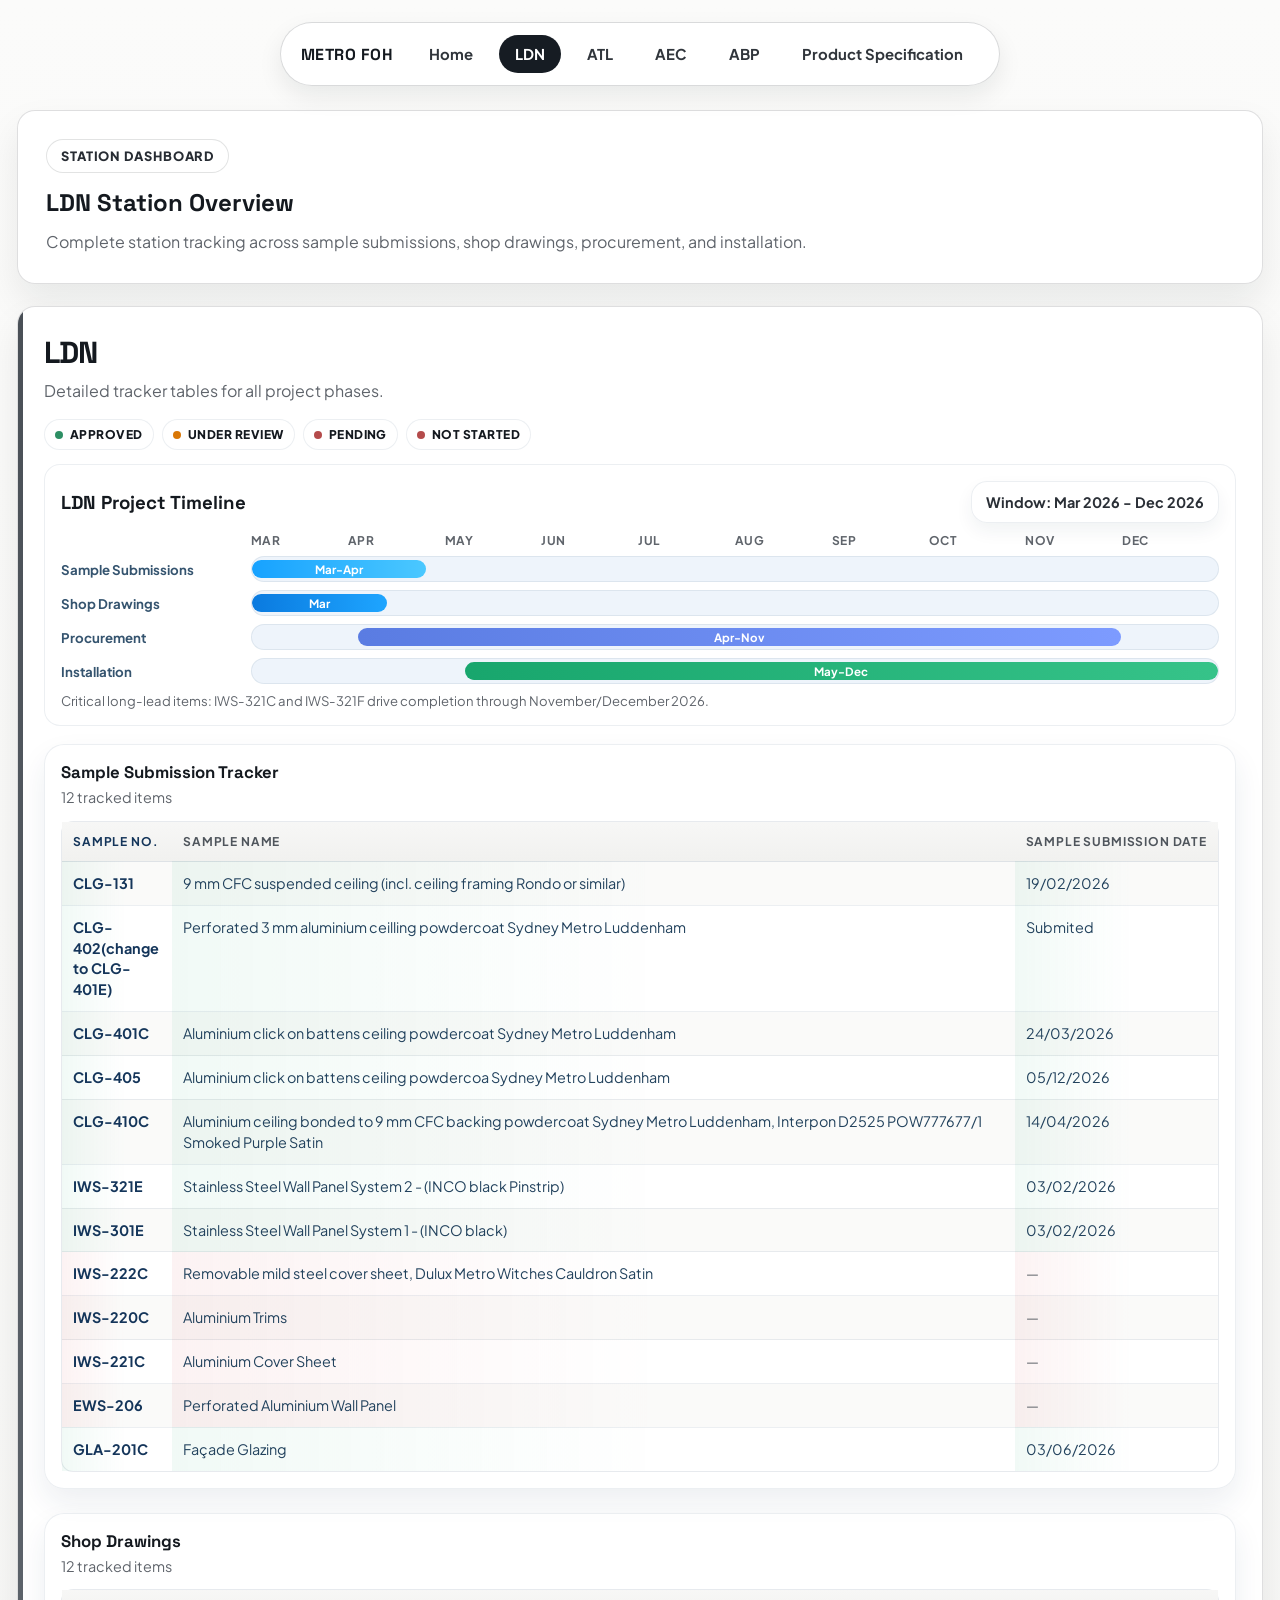
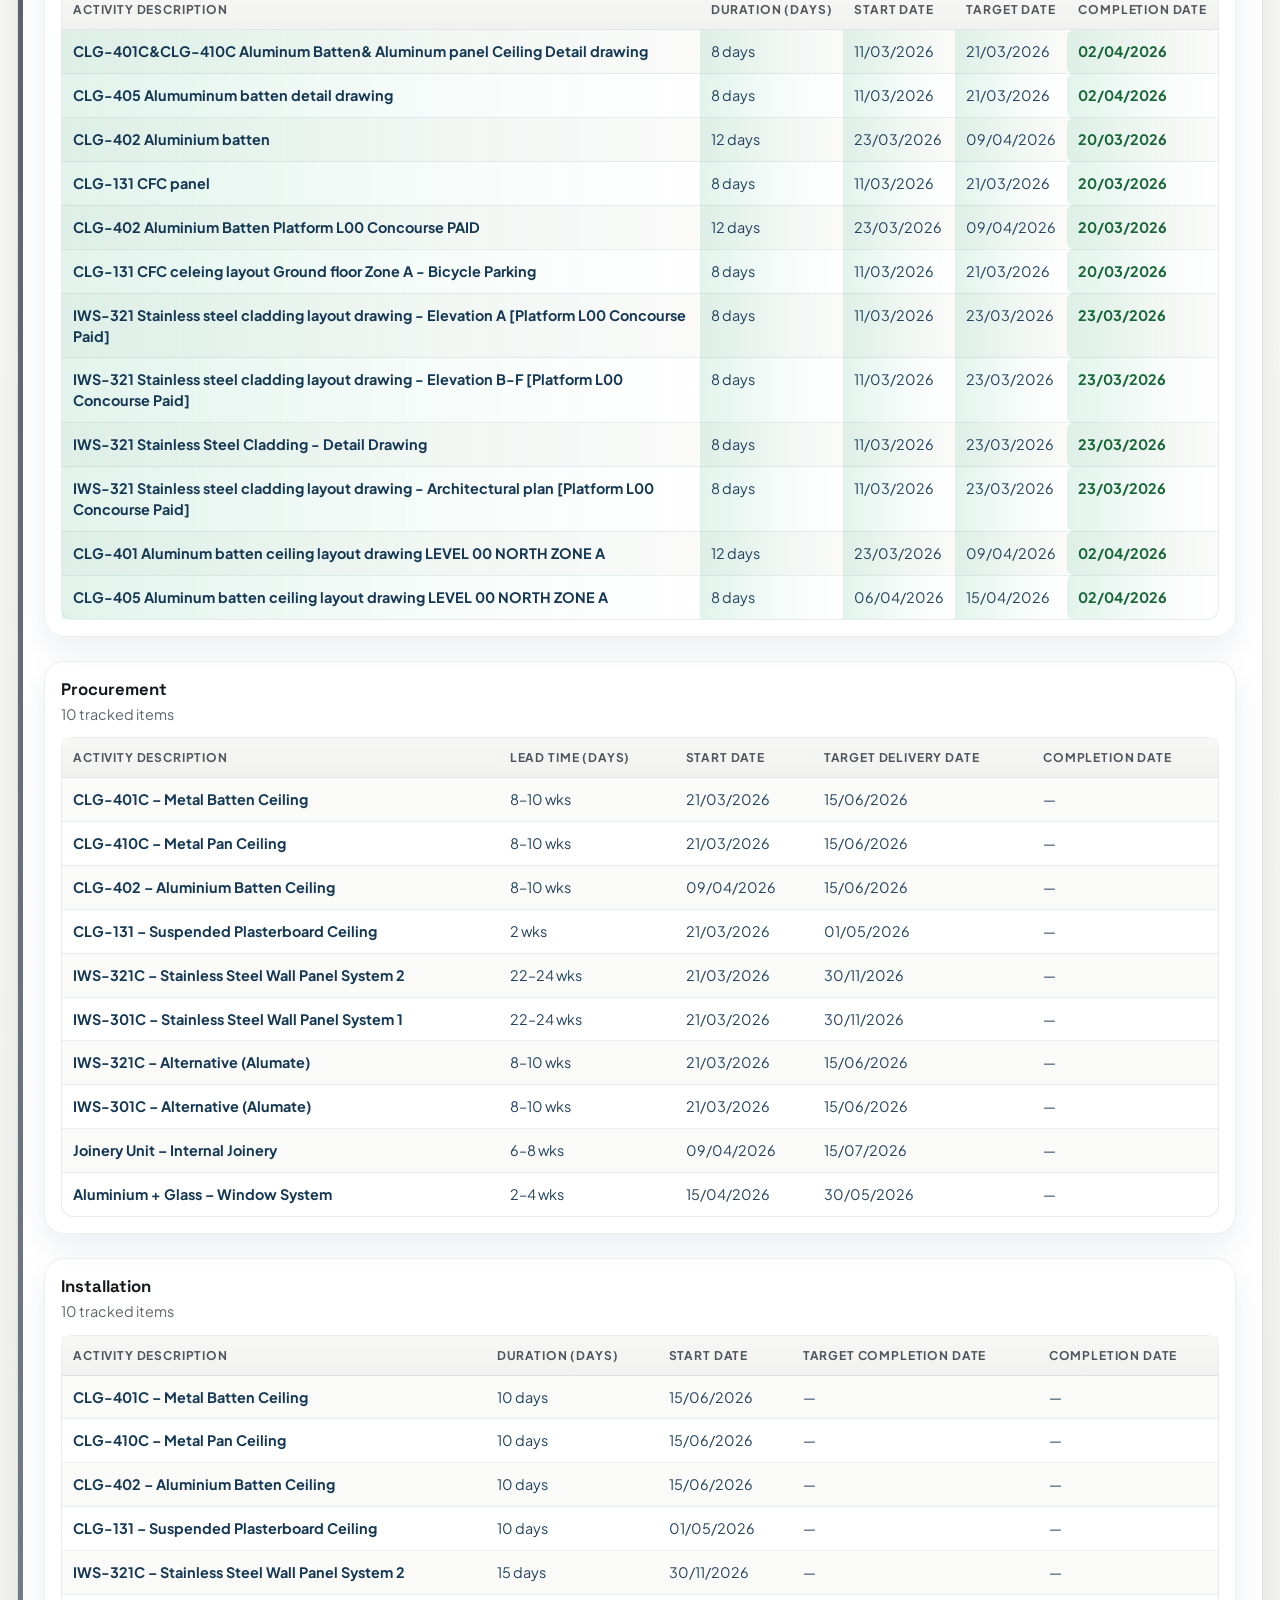
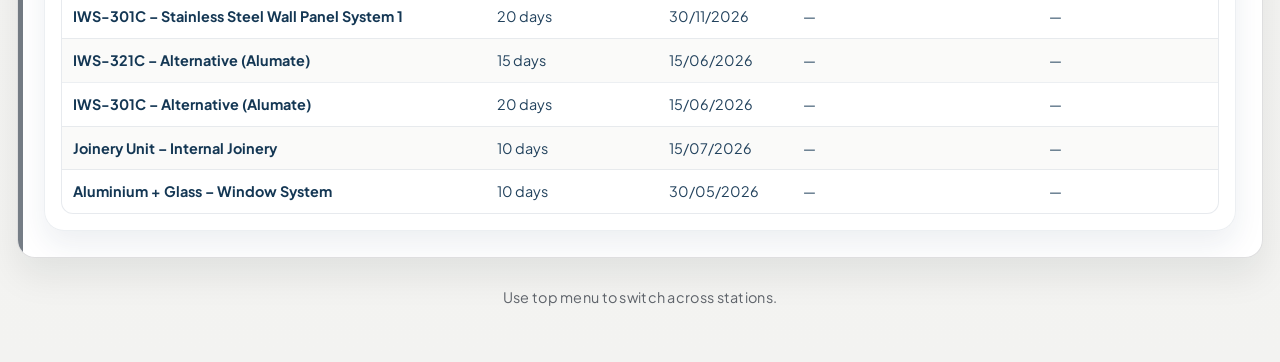
<file: ldn.html>
<!DOCTYPE html>
<html lang="en">
<head>
  <meta charset="UTF-8">
  <meta name="viewport" content="width=device-width, initial-scale=1.0">
  <title>METRO FOH - LDN Station</title>
  <link rel="stylesheet" href="styles.css">
  <style>
    .timeline-card {
      margin: 14px 0 18px;
      padding: 16px;
      border-radius: 16px;
      background: rgba(255, 255, 255, 0.9);
      border: 1px solid rgba(20, 53, 90, 0.08);
    }
    .timeline-top {
      display: flex;
      justify-content: space-between;
      gap: 12px;
      align-items: center;
      flex-wrap: wrap;
      margin-bottom: 10px;
    }
    .timeline-top h3 { margin: 0; font-family: "Space Grotesk", sans-serif; }
    .timeline-axis {
      display: grid;
      grid-template-columns: 180px 1fr;
      gap: 10px;
      margin-bottom: 6px;
      color: var(--muted);
      font-size: 0.75rem;
      font-weight: 700;
      letter-spacing: 0.04em;
      text-transform: uppercase;
    }
    .axis-months {
      display: grid;
      grid-template-columns: repeat(10, 1fr);
    }
    .timeline-row {
      display: grid;
      grid-template-columns: 180px 1fr;
      gap: 10px;
      align-items: center;
      margin: 8px 0;
    }
    .timeline-label { font-size: 0.83rem; color: #35546f; font-weight: 700; }
    .timeline-track {
      height: 26px;
      border-radius: 999px;
      background: #eef4fb;
      position: relative;
      overflow: hidden;
      border: 1px solid rgba(20, 53, 90, 0.08);
    }
    .timeline-bar {
      position: absolute;
      top: 3px;
      bottom: 3px;
      border-radius: 999px;
      color: #fff;
      font-size: 0.72rem;
      font-weight: 700;
      display: flex;
      align-items: center;
      justify-content: center;
      white-space: nowrap;
      padding: 0 10px;
    }
    .bar-samples { background: linear-gradient(90deg, #17a2ff, #4bc8ff); }
    .bar-drawings { background: linear-gradient(90deg, #0a7adf, #1ea5ff); }
    .bar-procurement { background: linear-gradient(90deg, #5a7ce2, #7d9bff); }
    .bar-installation { background: linear-gradient(90deg, #18a66d, #36c389); }
    .timeline-footnote { margin-top: 8px; color: var(--muted); font-size: 0.82rem; }
    .progress-fill {
      transition: width 0.3s ease, background-color 0.3s ease;
    }
    .sample-tracker-table th {
      white-space: nowrap;
    }
    .sample-tracker-table th:nth-child(1),
    .sample-tracker-table td:nth-child(1) {
      width: 110px;
      font-weight: 700;
      color: #14355a;
    }
    .sample-tracker-table th:nth-child(2),
    .sample-tracker-table td:nth-child(2) {
      min-width: 360px;
    }
    .sample-tracker-table th:nth-child(3),
    .sample-tracker-table td:nth-child(3),
    .sample-tracker-table th:nth-child(4),
    .sample-tracker-table td:nth-child(4) {
      width: 160px;
      white-space: nowrap;
    }
    .sample-tracker-table tbody tr.sample-row-submitted td {
      background: linear-gradient(90deg, rgba(13, 159, 100, 0.06), transparent 58%);
    }
    .sample-tracker-table tbody tr.sample-row-pending td {
      background: linear-gradient(90deg, rgba(209, 74, 80, 0.07), transparent 58%);
    }
    .sample-tracker-table td:empty::after {
      content: "—";
      color: var(--muted);
    }
    @media (max-width: 760px) {
      .timeline-axis, .timeline-row { grid-template-columns: 1fr; }
      .axis-months { font-size: 0.66rem; }
      .timeline-label { margin-bottom: 4px; }
      .sample-tracker-table th,
      .sample-tracker-table td {
        white-space: normal;
      }
      .sample-tracker-table th:nth-child(2),
      .sample-tracker-table td:nth-child(2) {
        min-width: 0;
      }
    }
  </style>
</head>
<body>
  <div class="page-shell">
    <header class="topbar">
      <div class="topbar-inner">
        <div class="brand">
          <div>METRO FOH</div>
        </div>
        <nav class="menu">
          <a href="index.html">Home</a>
          <a href="ldn.html" class="active">LDN</a>
          <a href="atl.html">ATL</a>
          <a href="aec.html">AEC</a>
          <a href="abp.html">ABP</a>
          <a href="product-specification.html">Product Specification</a>
        </nav>
      </div>
    </header>

    <section class="page-intro">
      <div class="eyebrow">Station Dashboard</div>
      <h1 style="margin-top:14px;font-family:'Space Grotesk',sans-serif;">LDN Station Overview</h1>
      <p>Complete station tracking across sample submissions, shop drawings, procurement, and installation.</p>
    </section>

    <section class="section-panel">
      <div class="station-banner">
        <div>
          <h2>LDN</h2>
          <p style="margin-top:8px;color:var(--muted);">Detailed tracker tables for all project phases.</p>
        </div>
        <div class="section-kpis" id="stationKpis"></div>
      </div>

      <div class="status-legend">
        <span class="legend-item legend-approved"><span class="legend-dot"></span>Approved</span>
        <span class="legend-item legend-review"><span class="legend-dot"></span>Under Review</span>
        <span class="legend-item legend-pending"><span class="legend-dot"></span>Pending</span>
        <span class="legend-item legend-started"><span class="legend-dot"></span>Not Started</span>
      </div>

      <article class="timeline-card">
        <div class="timeline-top">
          <h3>LDN Project Timeline</h3>
          <span class="hero-pill">Window: Mar 2026 - Dec 2026</span>
        </div>
        <div class="timeline-axis">
          <div></div>
          <div class="axis-months">
            <span>Mar</span><span>Apr</span><span>May</span><span>Jun</span><span>Jul</span>
            <span>Aug</span><span>Sep</span><span>Oct</span><span>Nov</span><span>Dec</span>
          </div>
        </div>
        <div class="timeline-row">
          <div class="timeline-label">Sample Submissions</div>
          <div class="timeline-track"><div class="timeline-bar bar-samples" style="left:0%;width:18%;">Mar-Apr</div></div>
        </div>
        <div class="timeline-row">
          <div class="timeline-label">Shop Drawings</div>
          <div class="timeline-track"><div class="timeline-bar bar-drawings" style="left:0%;width:14%;">Mar</div></div>
        </div>
        <div class="timeline-row">
          <div class="timeline-label">Procurement</div>
          <div class="timeline-track"><div class="timeline-bar bar-procurement" style="left:11%;width:79%;">Apr-Nov</div></div>
        </div>
        <div class="timeline-row">
          <div class="timeline-label">Installation</div>
          <div class="timeline-track"><div class="timeline-bar bar-installation" style="left:22%;width:78%;">May-Dec</div></div>
        </div>
        <p class="timeline-footnote">Critical long-lead items: IWS-321C and IWS-321F drive completion through November/December 2026.</p>
      </article>

      <div class="station-sections" id="tablesGrid">
        <article class="table-card">
          <h3>Sample Submission Tracker</h3>
          <p class="small-copy">12 tracked items</p>
          <div class="table-wrap">
            <table class="sample-tracker-table">
              <thead>
                <tr><th>Sample No.</th><th>Sample Name</th><th>Sample Submission Date</th></tr>
              </thead>
              <tbody>
                <tr class="sample-row-submitted"><td>CLG-131</td><td>9 mm CFC suspended ceiling (incl. ceiling framing Rondo or similar)</td><td>19/02/2026</td></tr>
                <tr class="sample-row-submitted"><td>CLG-402(change to CLG-401E)</td><td>Perforated 3 mm aluminium ceilling powdercoat Sydney Metro Luddenham</td><td>Submited</td></tr>
                <tr class="sample-row-submitted"><td>CLG-401C</td><td>Aluminium click on battens ceiling powdercoat Sydney Metro Luddenham</td><td>24/03/2026</td></tr>
                <tr class="sample-row-submitted"><td>CLG-405</td><td>Aluminium click on battens ceiling powdercoa Sydney Metro Luddenham</td><td>05/12/2026</td></tr>
                <tr class="sample-row-submitted"><td>CLG-410C</td><td>Aluminium ceiling bonded to 9 mm CFC backing powdercoat Sydney Metro Luddenham, Interpon D2525 POW777677/1 Smoked Purple Satin</td><td>14/04/2026</td></tr>
                <tr class="sample-row-submitted"><td>IWS-321E</td><td>Stainless Steel Wall Panel System 2 - (INCO black Pinstrip)</td><td>03/02/2026</td></tr>
                <tr class="sample-row-submitted"><td>IWS-301E</td><td>Stainless Steel Wall Panel System 1 - (INCO black)</td><td>03/02/2026</td></tr>
                <tr class="sample-row-pending"><td>IWS-222C</td><td>Removable mild steel cover sheet, Dulux Metro Witches Cauldron Satin</td><td></td></tr>
                <tr class="sample-row-pending"><td>IWS-220C</td><td>Aluminium Trims</td><td></td></tr>
                <tr class="sample-row-pending"><td>IWS-221C</td><td>Aluminium Cover Sheet</td><td></td></tr>
                <tr class="sample-row-pending"><td>EWS-206</td><td>Perforated Aluminium Wall Panel</td><td></td></tr>
                <tr class="sample-row-submitted"><td>GLA-201C</td><td>Façade Glazing</td><td>03/06/2026</td></tr>
              </tbody>
            </table>
          </div>
        </article>

        <article class="table-card">
          <h3>Shop Drawings</h3>
          <p class="small-copy">12 tracked items</p>
          <div class="table-wrap">
            <table>
              <thead>
                <tr><th>Activity Description</th><th>Duration (Days)</th><th>Start Date</th><th>Target Date</th><th>Completion Date</th></tr>
              </thead>
              <tbody>
                <tr class="status-row-complete"><td>CLG-401C&amp;CLG-410C Aluminum Batten&amp; Aluminum panel Ceiling Detail drawing</td><td>8 days</td><td>11/03/2026</td><td>21/03/2026</td><td class="completion-on-time">02/04/2026</td></tr>
                <tr class="status-row-complete"><td>CLG-405 Alumuminum batten detail drawing</td><td>8 days</td><td>11/03/2026</td><td>21/03/2026</td><td class="completion-on-time">02/04/2026</td></tr>
                <tr class="status-row-complete"><td>CLG-402 Aluminium batten</td><td>12 days</td><td>23/03/2026</td><td>09/04/2026</td><td class="completion-on-time">20/03/2026</td></tr>
                <tr class="status-row-complete"><td>CLG-131 CFC panel</td><td>8 days</td><td>11/03/2026</td><td>21/03/2026</td><td class="completion-on-time">20/03/2026</td></tr>
                <tr class="status-row-complete"><td>CLG-402 Aluminium Batten Platform L00 Concourse PAID</td><td>12 days</td><td>23/03/2026</td><td>09/04/2026</td><td class="completion-on-time">20/03/2026</td></tr>
                <tr class="status-row-complete"><td>CLG-131 CFC celeing layout Ground floor Zone A - Bicycle Parking</td><td>8 days</td><td>11/03/2026</td><td>21/03/2026</td><td class="completion-on-time">20/03/2026</td></tr>
                <tr class="status-row-complete"><td>IWS-321 Stainless steel cladding layout drawing - Elevation A [Platform L00 Concourse Paid]</td><td>8 days</td><td>11/03/2026</td><td>23/03/2026</td><td class="completion-on-time">23/03/2026</td></tr>
                <tr class="status-row-complete"><td>IWS-321 Stainless steel cladding layout drawing - Elevation B-F [Platform L00 Concourse Paid]</td><td>8 days</td><td>11/03/2026</td><td>23/03/2026</td><td class="completion-on-time">23/03/2026</td></tr>
                <tr class="status-row-complete"><td>IWS-321 Stainless Steel Cladding - Detail Drawing</td><td>8 days</td><td>11/03/2026</td><td>23/03/2026</td><td class="completion-on-time">23/03/2026</td></tr>
                <tr class="status-row-complete"><td>IWS-321 Stainless steel cladding layout drawing - Architectural plan [Platform L00 Concourse Paid]</td><td>8 days</td><td>11/03/2026</td><td>23/03/2026</td><td class="completion-on-time">23/03/2026</td></tr>
                <tr class="status-row-complete"><td>CLG-401 Aluminum batten ceiling layout drawing LEVEL 00 NORTH ZONE A</td><td>12 days</td><td>23/03/2026</td><td>09/04/2026</td><td class="completion-on-time">02/04/2026</td></tr>
                <tr class="status-row-complete"><td>CLG-405 Aluminum batten ceiling layout drawing LEVEL 00 NORTH ZONE A</td><td>8 days</td><td>06/04/2026</td><td>15/04/2026</td><td class="completion-on-time">02/04/2026</td></tr>
              </tbody>
            </table>
          </div>
        </article>

        <article class="table-card">
          <h3>Procurement</h3>
          <p class="small-copy">10 tracked items</p>
          <div class="table-wrap">
            <table>
              <thead>
                <tr><th>Activity Description</th><th>Lead Time (Days)</th><th>Start Date</th><th>Target Delivery Date</th><th>Completion Date</th></tr>
              </thead>
              <tbody>
                <tr><td>CLG-401C – Metal Batten Ceiling</td><td>8–10 wks</td><td>21/03/2026</td><td>15/06/2026</td><td>—</td></tr>
                <tr><td>CLG-410C – Metal Pan Ceiling</td><td>8–10 wks</td><td>21/03/2026</td><td>15/06/2026</td><td>—</td></tr>
                <tr><td>CLG-402 – Aluminium Batten Ceiling</td><td>8–10 wks</td><td>09/04/2026</td><td>15/06/2026</td><td>—</td></tr>
                <tr><td>CLG-131 – Suspended Plasterboard Ceiling</td><td>2 wks</td><td>21/03/2026</td><td>01/05/2026</td><td>—</td></tr>
                <tr><td>IWS-321C – Stainless Steel Wall Panel System 2</td><td>22–24 wks</td><td>21/03/2026</td><td>30/11/2026</td><td>—</td></tr>
                <tr><td>IWS-301C – Stainless Steel Wall Panel System 1</td><td>22–24 wks</td><td>21/03/2026</td><td>30/11/2026</td><td>—</td></tr>
                <tr><td>IWS-321C – Alternative (Alumate)</td><td>8–10 wks</td><td>21/03/2026</td><td>15/06/2026</td><td>—</td></tr>
                <tr><td>IWS-301C – Alternative (Alumate)</td><td>8–10 wks</td><td>21/03/2026</td><td>15/06/2026</td><td>—</td></tr>
                <tr><td>Joinery Unit – Internal Joinery</td><td>6–8 wks</td><td>09/04/2026</td><td>15/07/2026</td><td>—</td></tr>
                <tr><td>Aluminium + Glass – Window System</td><td>2–4 wks</td><td>15/04/2026</td><td>30/05/2026</td><td>—</td></tr>
              </tbody>
            </table>
          </div>
        </article>

        <article class="table-card">
          <h3>Installation</h3>
          <p class="small-copy">10 tracked items</p>
          <div class="table-wrap">
            <table>
              <thead>
                <tr><th>Activity Description</th><th>Duration (Days)</th><th>Start Date</th><th>Target Completion Date</th><th>Completion Date</th></tr>
              </thead>
              <tbody>
                <tr><td>CLG-401C – Metal Batten Ceiling</td><td>10 days</td><td>15/06/2026</td><td>—</td><td>—</td></tr>
                <tr><td>CLG-410C – Metal Pan Ceiling</td><td>10 days</td><td>15/06/2026</td><td>—</td><td>—</td></tr>
                <tr><td>CLG-402 – Aluminium Batten Ceiling</td><td>10 days</td><td>15/06/2026</td><td>—</td><td>—</td></tr>
                <tr><td>CLG-131 – Suspended Plasterboard Ceiling</td><td>10 days</td><td>01/05/2026</td><td>—</td><td>—</td></tr>
                <tr><td>IWS-321C – Stainless Steel Wall Panel System 2</td><td>15 days</td><td>30/11/2026</td><td>—</td><td>—</td></tr>
                <tr><td>IWS-301C – Stainless Steel Wall Panel System 1</td><td>20 days</td><td>30/11/2026</td><td>—</td><td>—</td></tr>
                <tr><td>IWS-321C – Alternative (Alumate)</td><td>15 days</td><td>15/06/2026</td><td>—</td><td>—</td></tr>
                <tr><td>IWS-301C – Alternative (Alumate)</td><td>20 days</td><td>15/06/2026</td><td>—</td><td>—</td></tr>
                <tr><td>Joinery Unit – Internal Joinery</td><td>10 days</td><td>15/07/2026</td><td>—</td><td>—</td></tr>
                <tr><td>Aluminium + Glass – Window System</td><td>10 days</td><td>30/05/2026</td><td>—</td><td>—</td></tr>
              </tbody>
            </table>
          </div>
        </article>
      </div>
    </section>

    <div class="footer-note">Use top menu to switch across stations.</div>
  </div>

  <script src="dashboard-data.js?v=3"></script>
  <script src="persistence.js?v=3"></script>
  <script>
    const STATION = "LDN";
    const fallbackData = {
      stationData: {
        LDN: {
          sampleSubmissionTracker: [
            { sampleNo: "CLG-131", sampleName: "9 mm CFC suspended ceiling (incl. ceiling framing Rondo or similar)", sampleSubmissionDate: "19/02/2026" },
            { sampleNo: "CLG-402(change to CLG-401E)", sampleName: "Perforated 3 mm aluminium ceilling powdercoat Sydney Metro Luddenham", sampleSubmissionDate: "Submited" },
            { sampleNo: "CLG-401C", sampleName: "Aluminium click on battens ceiling powdercoat Sydney Metro Luddenham", sampleSubmissionDate: "24/03/2026" },
            { sampleNo: "CLG-405", sampleName: "Aluminium click on battens ceiling powdercoa Sydney Metro Luddenham", sampleSubmissionDate: "05/12/2026" },
            { sampleNo: "CLG-410C", sampleName: "Aluminium ceiling bonded to 9 mm CFC backing powdercoat Sydney Metro Luddenham, Interpon D2525 POW777677/1 Smoked Purple Satin", sampleSubmissionDate: "14/04/2026" },
            { sampleNo: "IWS-321E", sampleName: "Stainless Steel Wall Panel System 2 - (INCO black Pinstrip)", sampleSubmissionDate: "03/02/2026" },
            { sampleNo: "IWS-301E", sampleName: "Stainless Steel Wall Panel System 1 - (INCO black)", sampleSubmissionDate: "03/02/2026" },
            { sampleNo: "IWS-222C", sampleName: "Removable mild steel cover sheet, Dulux Metro Witches Cauldron Satin", sampleSubmissionDate: "" },
            { sampleNo: "IWS-220C", sampleName: "Aluminium Trims", sampleSubmissionDate: "" },
            { sampleNo: "IWS-221C", sampleName: "Aluminium Cover Sheet", sampleSubmissionDate: "" },
            { sampleNo: "EWS-206", sampleName: "Perforated Aluminium Wall Panel", sampleSubmissionDate: "" },
            { sampleNo: "GLA-201C", sampleName: "Façade Glazing", sampleSubmissionDate: "03/06/2026" }
          ],
          shopDrawings: [
            { activityDescription: "CLG-401C&CLG-410C Aluminum Batten& Aluminum panel Ceiling Detail drawing", durationDays: "8 days", startDate: "11/03/2026", targetDate: "21/03/2026", completionDate: "02/04/2026" },
            { activityDescription: "CLG-405 Alumuminum batten detail drawing", durationDays: "8 days", startDate: "11/03/2026", targetDate: "21/03/2026", completionDate: "02/04/2026" },
            { activityDescription: "CLG-402 Aluminium batten", durationDays: "12 days", startDate: "23/03/2026", targetDate: "09/04/2026", completionDate: "20/03/2026" },
            { activityDescription: "CLG-131 CFC panel", durationDays: "8 days", startDate: "11/03/2026", targetDate: "21/03/2026", completionDate: "20/03/2026" },
            { activityDescription: "CLG-402 Aluminium Batten Platform L00 Concourse PAID", durationDays: "12 days", startDate: "23/03/2026", targetDate: "09/04/2026", completionDate: "20/03/2026" },
            { activityDescription: "CLG-131 CFC celeing layout Ground floor Zone A - Bicycle Parking", durationDays: "8 days", startDate: "11/03/2026", targetDate: "21/03/2026", completionDate: "20/03/2026" },
            { activityDescription: "IWS-321 Stainless steel cladding layout drawing - Elevation A [Platform L00 Concourse Paid]", durationDays: "8 days", startDate: "11/03/2026", targetDate: "23/03/2026", completionDate: "23/03/2026" },
            { activityDescription: "IWS-321 Stainless steel cladding layout drawing - Elevation B-F [Platform L00 Concourse Paid]", durationDays: "8 days", startDate: "11/03/2026", targetDate: "23/03/2026", completionDate: "23/03/2026" },
            { activityDescription: "IWS-321 Stainless Steel Cladding - Detail Drawing", durationDays: "8 days", startDate: "11/03/2026", targetDate: "23/03/2026", completionDate: "23/03/2026" },
            { activityDescription: "IWS-321 Stainless steel cladding layout drawing - Architectural plan [Platform L00 Concourse Paid]", durationDays: "8 days", startDate: "11/03/2026", targetDate: "23/03/2026", completionDate: "23/03/2026" },
            { activityDescription: "CLG-401 Aluminum batten ceiling layout drawing LEVEL 00 NORTH ZONE A", durationDays: "12 days", startDate: "23/03/2026", targetDate: "09/04/2026", completionDate: "02/04/2026" },
            { activityDescription: "CLG-405 Aluminum batten ceiling layout drawing LEVEL 00 NORTH ZONE A", durationDays: "8 days", startDate: "06/04/2026", targetDate: "15/04/2026", completionDate: "02/04/2026" }
          ],
          procurement: [
            { activityDescription: "CLG-401C – Metal Batten Ceiling", leadTimeDays: "8–10 wks", startDate: "21/03/2026", targetDeliveryDate: "15/06/2026", completionDate: "—" },
            { activityDescription: "CLG-410C – Metal Pan Ceiling", leadTimeDays: "8–10 wks", startDate: "21/03/2026", targetDeliveryDate: "15/06/2026", completionDate: "—" },
            { activityDescription: "CLG-402 – Aluminium Batten Ceiling", leadTimeDays: "8–10 wks", startDate: "09/04/2026", targetDeliveryDate: "15/06/2026", completionDate: "—" },
            { activityDescription: "CLG-131 – Suspended Plasterboard Ceiling", leadTimeDays: "2 wks", startDate: "21/03/2026", targetDeliveryDate: "01/05/2026", completionDate: "—" },
            { activityDescription: "IWS-321C – Stainless Steel Wall Panel System 2", leadTimeDays: "22–24 wks", startDate: "21/03/2026", targetDeliveryDate: "30/11/2026", completionDate: "—" },
            { activityDescription: "IWS-301C – Stainless Steel Wall Panel System 1", leadTimeDays: "22–24 wks", startDate: "21/03/2026", targetDeliveryDate: "30/11/2026", completionDate: "—" },
            { activityDescription: "IWS-321C – Alternative (Alumate)", leadTimeDays: "8–10 wks", startDate: "21/03/2026", targetDeliveryDate: "15/06/2026", completionDate: "—" },
            { activityDescription: "IWS-301C – Alternative (Alumate)", leadTimeDays: "8–10 wks", startDate: "21/03/2026", targetDeliveryDate: "15/06/2026", completionDate: "—" },
            { activityDescription: "Joinery Unit – Internal Joinery", leadTimeDays: "6–8 wks", startDate: "09/04/2026", targetDeliveryDate: "15/07/2026", completionDate: "—" },
            { activityDescription: "Aluminium + Glass – Window System", leadTimeDays: "2–4 wks", startDate: "15/04/2026", targetDeliveryDate: "30/05/2026", completionDate: "—" }
          ],
          installation: [
            { activityDescription: "CLG-401C – Metal Batten Ceiling", durationDays: "10 days", startDate: "15/06/2026", targetCompletionDate: "—", completionDate: "—" },
            { activityDescription: "CLG-410C – Metal Pan Ceiling", durationDays: "10 days", startDate: "15/06/2026", targetCompletionDate: "—", completionDate: "—" },
            { activityDescription: "CLG-402 – Aluminium Batten Ceiling", durationDays: "10 days", startDate: "15/06/2026", targetCompletionDate: "—", completionDate: "—" },
            { activityDescription: "CLG-131 – Suspended Plasterboard Ceiling", durationDays: "10 days", startDate: "01/05/2026", targetCompletionDate: "—", completionDate: "—" },
            { activityDescription: "IWS-321C – Stainless Steel Wall Panel System 2", durationDays: "15 days", startDate: "30/11/2026", targetCompletionDate: "—", completionDate: "—" },
            { activityDescription: "IWS-301C – Stainless Steel Wall Panel System 1", durationDays: "20 days", startDate: "30/11/2026", targetCompletionDate: "—", completionDate: "—" },
            { activityDescription: "IWS-321C – Alternative (Alumate)", durationDays: "15 days", startDate: "15/06/2026", targetCompletionDate: "—", completionDate: "—" },
            { activityDescription: "IWS-301C – Alternative (Alumate)", durationDays: "20 days", startDate: "15/06/2026", targetCompletionDate: "—", completionDate: "—" },
            { activityDescription: "Joinery Unit – Internal Joinery", durationDays: "10 days", startDate: "15/07/2026", targetCompletionDate: "—", completionDate: "—" },
            { activityDescription: "Aluminium + Glass – Window System", durationDays: "10 days", startDate: "30/05/2026", targetCompletionDate: "—", completionDate: "—" }
          ]
        }
      },
      sectionDefinitions: [
        { key: "sampleSubmissionTracker", title: "Sample Submission Tracker", columns: ["Sample No.", "Sample Name", "Sample Submission Date"] },
        { key: "shopDrawings", title: "Shop Drawings", columns: ["Activity Description", "Duration (Days)", "Start Date", "Target Date", "Completion Date"] },
        { key: "procurement", title: "Procurement", columns: ["Activity Description", "Lead Time (Days)", "Start Date", "Target Delivery Date", "Completion Date"] },
        { key: "installation", title: "Installation", columns: ["Activity Description", "Duration (Days)", "Start Date", "Target Completion Date", "Completion Date"] }
      ],
      stationMetrics: function (station) {
        const data = this.stationData[station];
        const sample = data.sampleSubmissionTracker;
        const totalItems = Object.values(data).reduce((sum, items) => sum + items.length, 0);
        const completedItems = Object.values(data).reduce((sum, items) => sum + items.filter((item) => /^(?:\d{1,2}\/\d{1,2}\/\d{4}|\d{4}-\d{2}-\d{2})$/.test(String(item.completionDate || "").trim())).length, 0);
        const progress = totalItems ? Math.round((completedItems / totalItems) * 100) : 0;
        const approved = sample.filter((item) => item.approvalStatus === "Approved").length;
        const review = sample.filter((item) => item.approvalStatus === "Under Review").length;
        const pending = sample.filter((item) => item.approvalStatus === "Pending" || item.approvalStatus === "Not Started").length;
        let overallStatus = "Needs Attention";
        if (progress >= 55) overallStatus = "On Track";
        else if (progress >= 25) overallStatus = "In Progress";
        return { totalItems, completedItems, progress, approved, review, pending, overallStatus };
      },
      buildTable: function (section, rows) {
        const rowItems = Array.isArray(rows) ? rows : [];
        const tag = (status) => {
          if (status === "Approved") return '<span class="tag tag-approved">Approved</span>';
          if (status === "Under Review") return '<span class="tag tag-review">Under Review</span>';
          if (status === "In Review") return '<span class="tag tag-review">In Review</span>';
          if (status === "Not Started") return '<span class="tag tag-started">Not Started</span>';
          return `<span class="tag tag-pending">${status || "Pending"}</span>`;
        };
        const rowClass = (status) => {
          if (status === "Approved") return "status-row-approved";
          if (status === "Under Review") return "status-row-review";
          if (status === "In Review") return "status-row-review";
          if (status === "Not Started") return "status-row-started";
          return "status-row-pending";
        };
        const bodyRows = rowItems.map((row) => {
          const hasCompletionDate = typeof row.completionDate === "string" && row.completionDate.trim() && row.completionDate.trim() !== "—";
          const values = Object.values(row);
          const classes = [rowClass(row.approvalStatus || ""), hasCompletionDate ? "status-row-complete" : ""].filter(Boolean).join(" ");
          return `<tr class="${classes}">${values.map((value, index) => {
            if (index === 3 && row.approvalStatus) return `<td>${tag(value)}</td>`;
            if (index === values.length - 1 && hasCompletionDate) return `<td class="completion-on-time">${value || "-"}</td>`;
            return `<td>${value || "-"}</td>`;
          }).join("")}</tr>`;
        }).join("");
        return `
          <article class="table-card">
            <h3>${section.title}</h3>
            <p class="small-copy">${rowItems.length} tracked items</p>
            <div class="table-wrap">
              <table>
                <thead><tr>${section.columns.map((c) => `<th>${c}</th>`).join("")}</tr></thead>
                <tbody>${bodyRows}</tbody>
              </table>
            </div>
          </article>
        `;
      }
    };

    const dataSource = window.DashboardData && window.DashboardData.stationData ? window.DashboardData : fallbackData;
    const { stationData, sectionDefinitions, buildTable } = dataSource;
    const stationMetrics = dataSource.stationMetrics.bind(dataSource);

    function renderStationPage() {
      const completedItems = 19;
      const totalItems = 38;
      const overallPercent = 50;
      document.getElementById("stationKpis").innerHTML = [
        ` <div class="hero-pill">Overall: In Progress</div>`,
        ` <div class="hero-pill">Progress: ${overallPercent}%</div>`,
        ` <div class="hero-pill">Items: ${completedItems}/${totalItems}</div>`,
        ` <div class="hero-pill">Live Sync: On</div>`
      ].join("");

    }

    function initLiveProgressTracker() {const staticProgress = {
        table1: { completed: 6, total: 12 },
        table2: { completed: 12, total: 12 },
        table3: { completed: 0, total: 10 },
        table4: { completed: 7, total: 10 }
      };

      const completedRowsAll = staticProgress.table1.completed + staticProgress.table2.completed + staticProgress.table3.completed + staticProgress.table4.completed;
      const totalRowsAll = staticProgress.table1.total + staticProgress.table2.total + staticProgress.table3.total + staticProgress.table4.total;
      const overallPercent = totalRowsAll ? Math.round((completedRowsAll / totalRowsAll) * 100) : 0;
      const overallStatus = overallPercent >= 55 ? "On Track" : (overallPercent >= 25 ? "In Progress" : "Needs Attention");
      document.getElementById("stationKpis").innerHTML = [
        `<div class="hero-pill">Overall: ${overallStatus}</div>`,
        `<div class="hero-pill">Progress: ${overallPercent}%</div>`,
        `<div class="hero-pill">Items: ${completedRowsAll}/${totalRowsAll}</div>`,
        `<div class="hero-pill">Live Sync: On</div>`
      ].join("");
    }

    renderStationPage();
    initLiveProgressTracker();
    attachPersistence();
  </script>
</body>
</html>
</file>
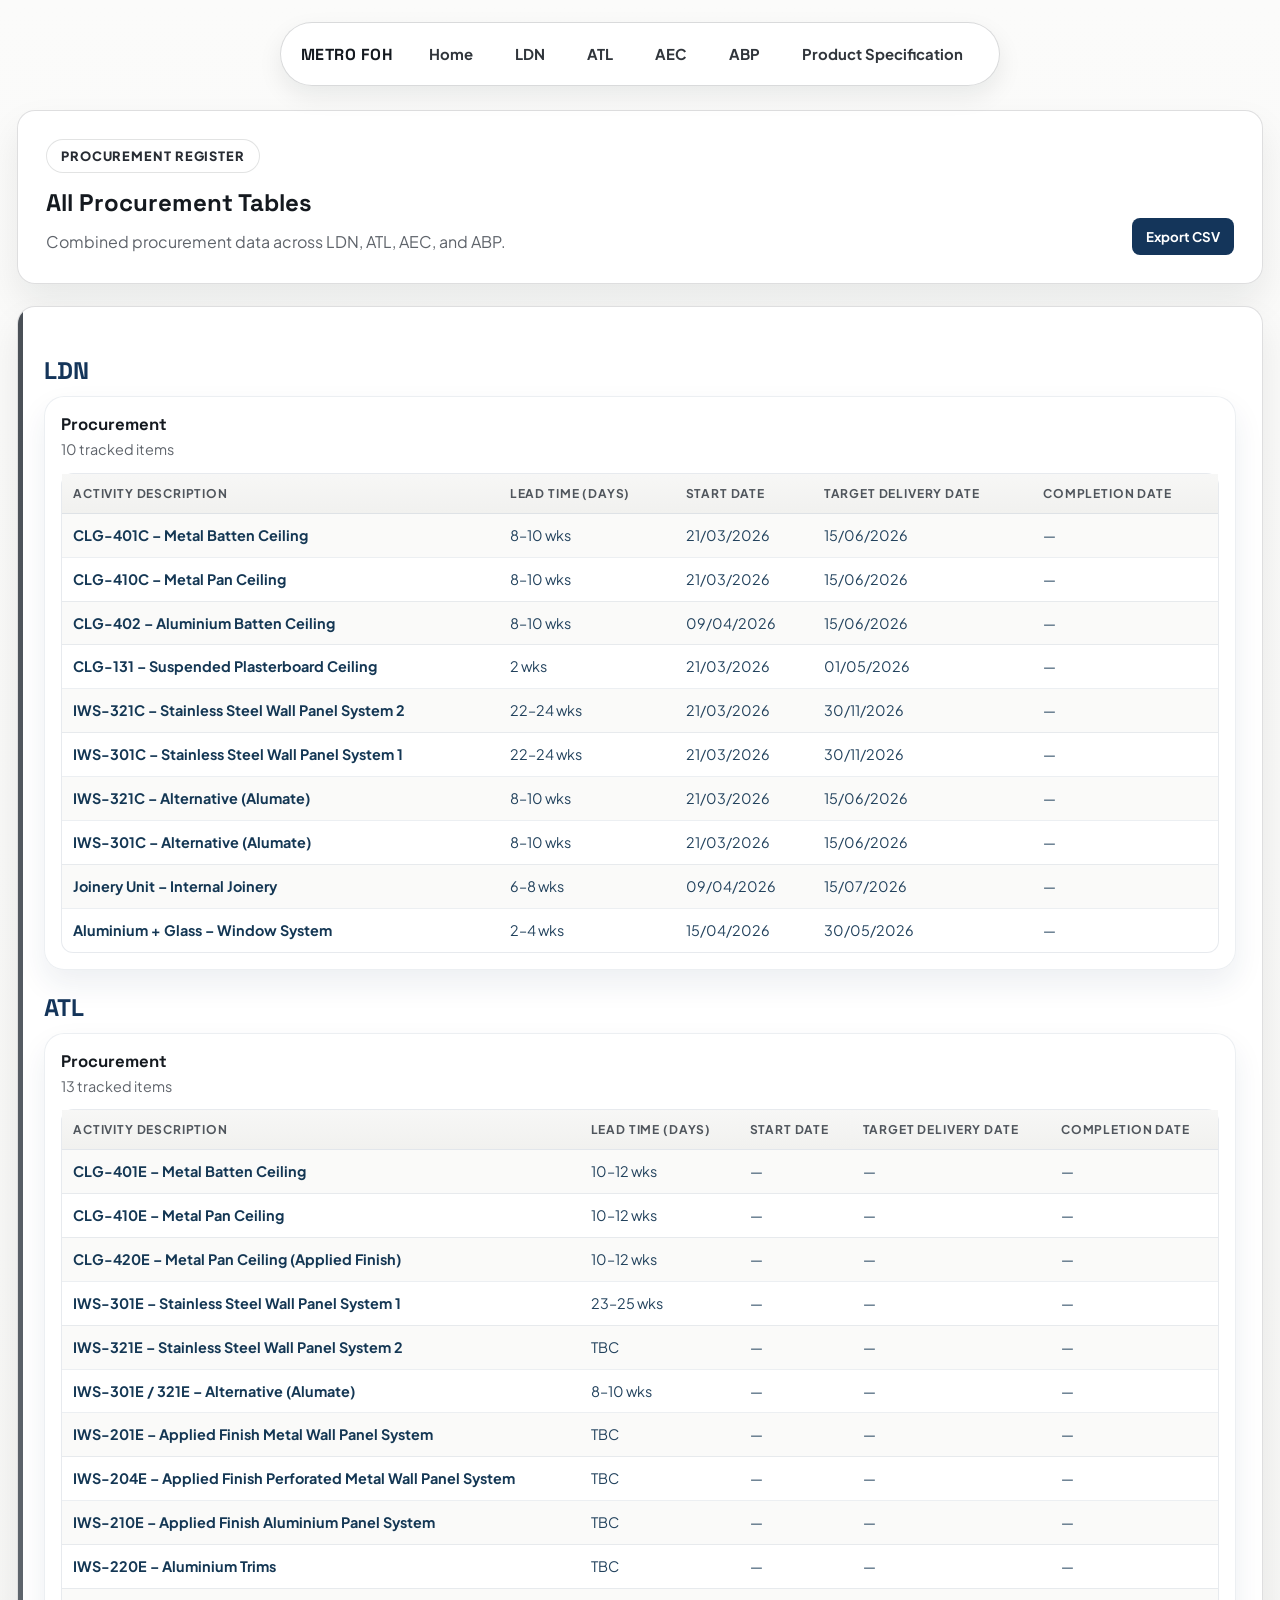
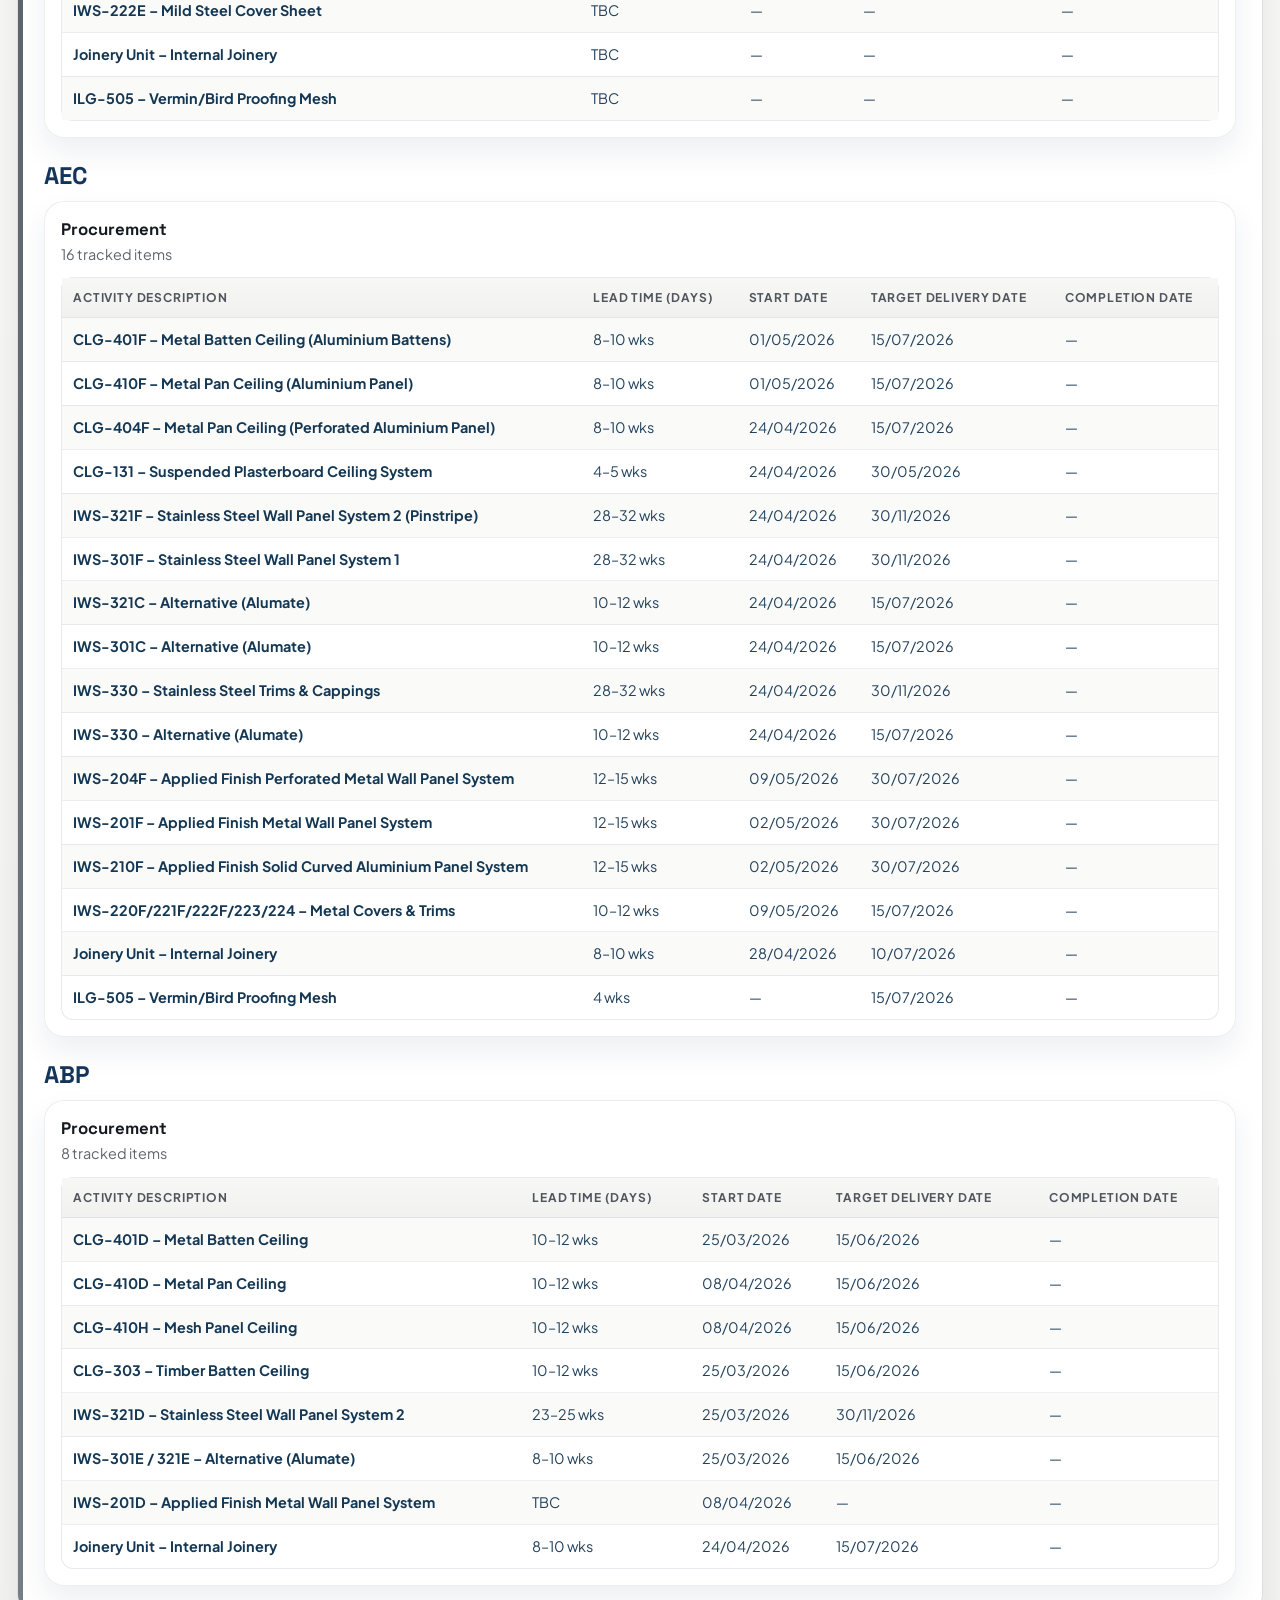
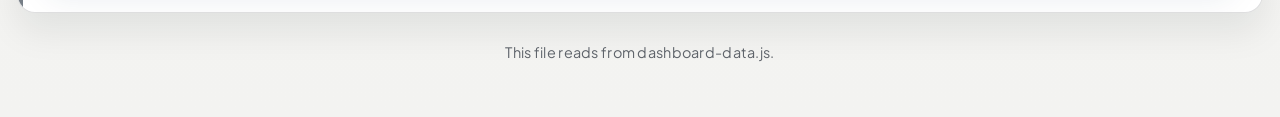
<file: procurement-tables.html>
<!DOCTYPE html>
<html lang="en">
<head>
  <meta charset="UTF-8">
  <meta name="viewport" content="width=device-width, initial-scale=1.0">
  <title>METRO FOH - Procurement Tables</title>
  <link rel="stylesheet" href="styles.css">
  <style>
    .procurement-header {
      display: flex;
      justify-content: space-between;
      gap: 16px;
      align-items: flex-end;
      flex-wrap: wrap;
    }

    .procurement-actions {
      display: flex;
      gap: 10px;
      align-items: center;
      flex-wrap: wrap;
    }

    .export-button {
      border: 0;
      border-radius: 8px;
      background: #14355a;
      color: #fff;
      font-weight: 700;
      padding: 10px 14px;
      cursor: pointer;
      font-family: inherit;
    }

    .export-button:hover {
      background: #0d2846;
    }

    .station-block {
      margin-top: 22px;
    }

    .station-block h2 {
      margin: 0 0 10px;
      font-family: "Space Grotesk", sans-serif;
      color: #14355a;
    }

    .station-block .table-card {
      margin: 0;
    }
  </style>
</head>
<body>
  <div class="page-shell">
    <header class="topbar">
      <div class="topbar-inner">
        <div class="brand">
          <div>METRO FOH</div>
        </div>
        <nav class="menu">
          <a href="index.html">Home</a>
          <a href="ldn.html">LDN</a>
          <a href="atl.html">ATL</a>
          <a href="aec.html">AEC</a>
          <a href="abp.html">ABP</a>
          <a href="product-specification.html">Product Specification</a>
        </nav>
      </div>
    </header>

    <section class="page-intro procurement-header">
      <div>
        <div class="eyebrow">Procurement Register</div>
        <h1 style="margin-top:14px;font-family:'Space Grotesk',sans-serif;">All Procurement Tables</h1>
        <p>Combined procurement data across LDN, ATL, AEC, and ABP.</p>
      </div>
      <div class="procurement-actions">
        <button class="export-button" type="button" id="exportCsv">Export CSV</button>
      </div>
    </section>

    <section class="section-panel" id="procurementTables"></section>

    <div class="footer-note">This file reads from dashboard-data.js.</div>
  </div>

  <script src="dashboard-data.js?v=3"></script>
  <script>
    const stations = ["LDN", "ATL", "AEC", "ABP"];
    const columns = ["Activity Description", "Lead Time (Days)", "Start Date", "Target Delivery Date", "Completion Date"];
    const fields = ["activityDescription", "leadTimeDays", "startDate", "targetDeliveryDate", "completionDate"];
    const data = window.DashboardData.stationData;

    const escapeHtml = (value) => String(value || "—")
      .replace(/&/g, "&amp;")
      .replace(/</g, "&lt;")
      .replace(/>/g, "&gt;")
      .replace(/"/g, "&quot;");

    const renderTable = (station) => {
      const rows = data[station].procurement || [];
      return `
        <article class="station-block">
          <h2>${station}</h2>
          <div class="table-card">
            <h3>Procurement</h3>
            <p class="small-copy">${rows.length} tracked item${rows.length === 1 ? "" : "s"}</p>
            <div class="table-wrap">
              <table>
                <thead>
                  <tr>${columns.map((column) => `<th>${column}</th>`).join("")}</tr>
                </thead>
                <tbody>
                  ${rows.map((row) => `
                    <tr>
                      ${fields.map((field) => `<td>${escapeHtml(row[field])}</td>`).join("")}
                    </tr>
                  `).join("")}
                </tbody>
              </table>
            </div>
          </div>
        </article>
      `;
    };

    const csvEscape = (value) => `"${String(value || "").replace(/"/g, '""')}"`;

    const exportCsv = () => {
      const header = ["Station", ...columns];
      const lines = [header.map(csvEscape).join(",")];

      stations.forEach((station) => {
        (data[station].procurement || []).forEach((row) => {
          lines.push([station, ...fields.map((field) => row[field] || "")].map(csvEscape).join(","));
        });
      });

      const blob = new Blob([lines.join("\n")], { type: "text/csv;charset=utf-8" });
      const url = URL.createObjectURL(blob);
      const link = document.createElement("a");
      link.href = url;
      link.download = "procurement-tables.csv";
      link.click();
      URL.revokeObjectURL(url);
    };

    document.getElementById("procurementTables").innerHTML = stations.map(renderTable).join("");
    document.getElementById("exportCsv").addEventListener("click", exportCsv);
  </script>
</body>
</html>
</file>
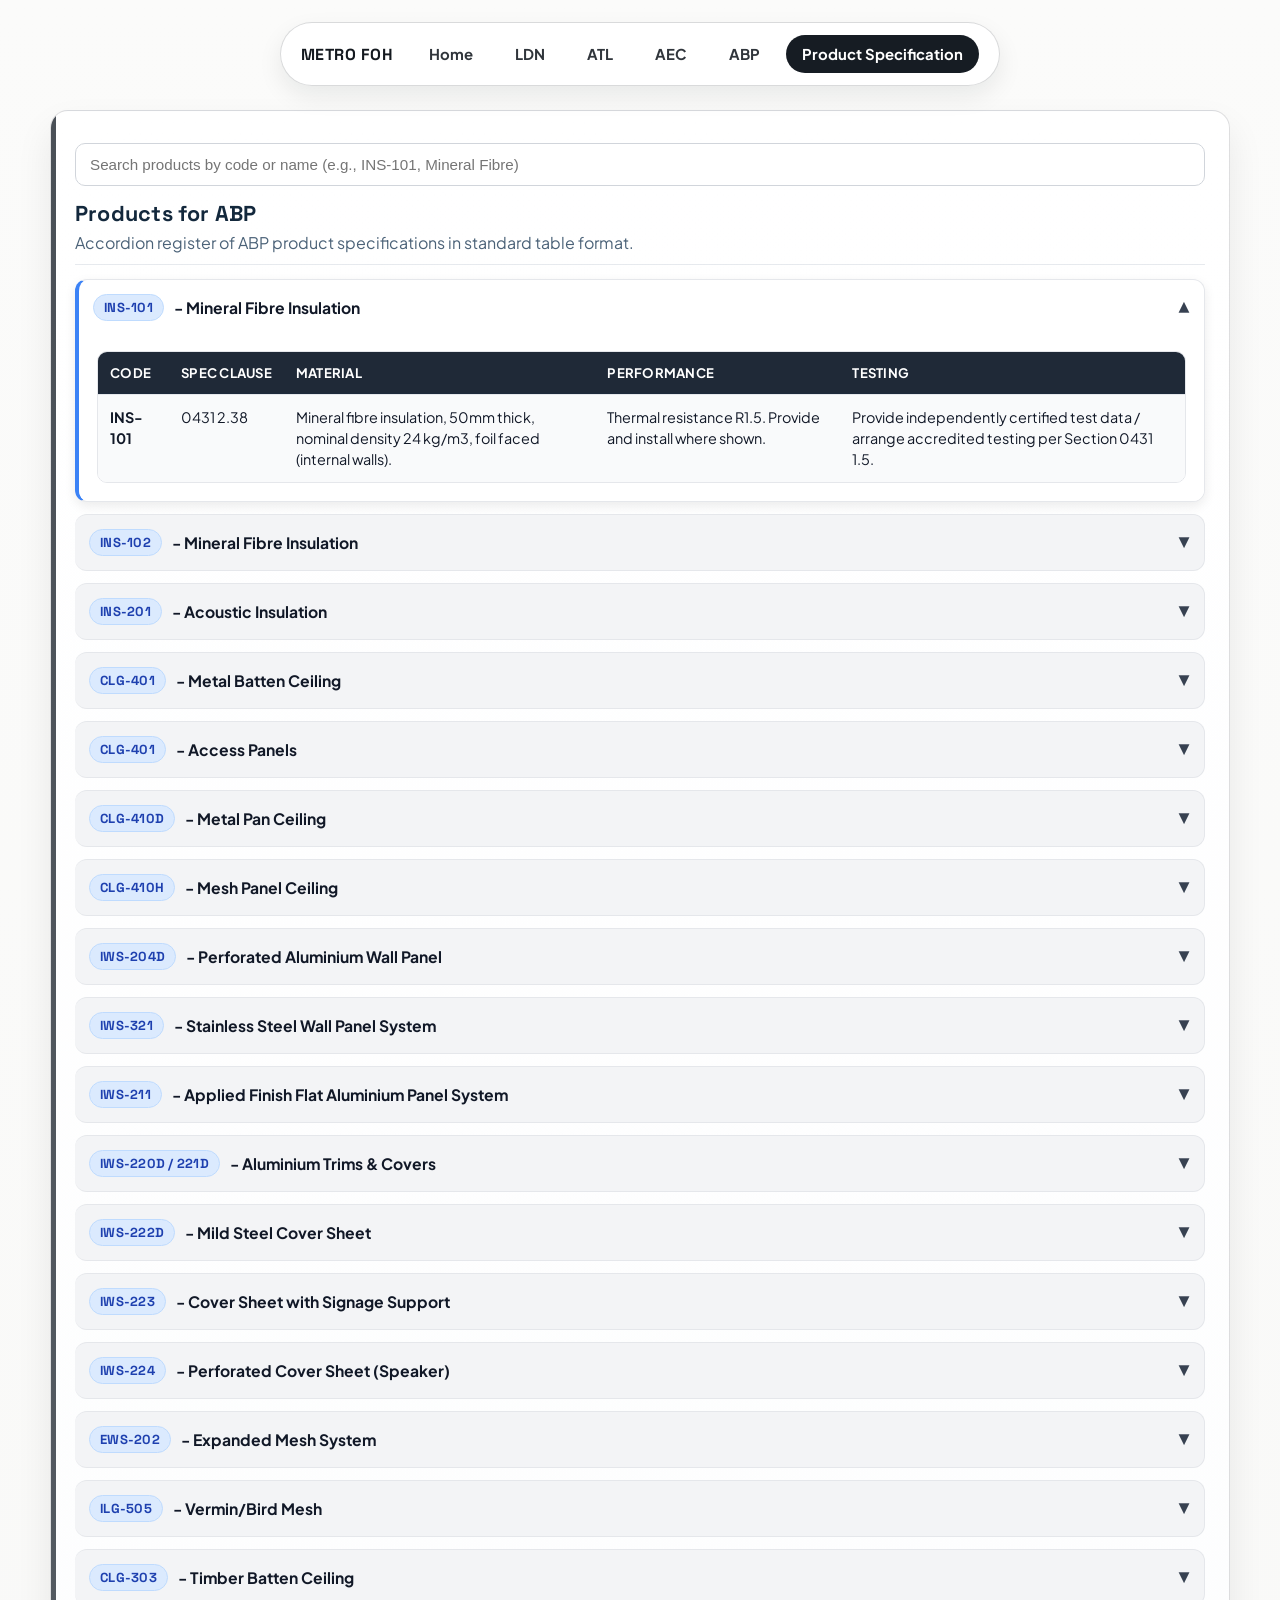
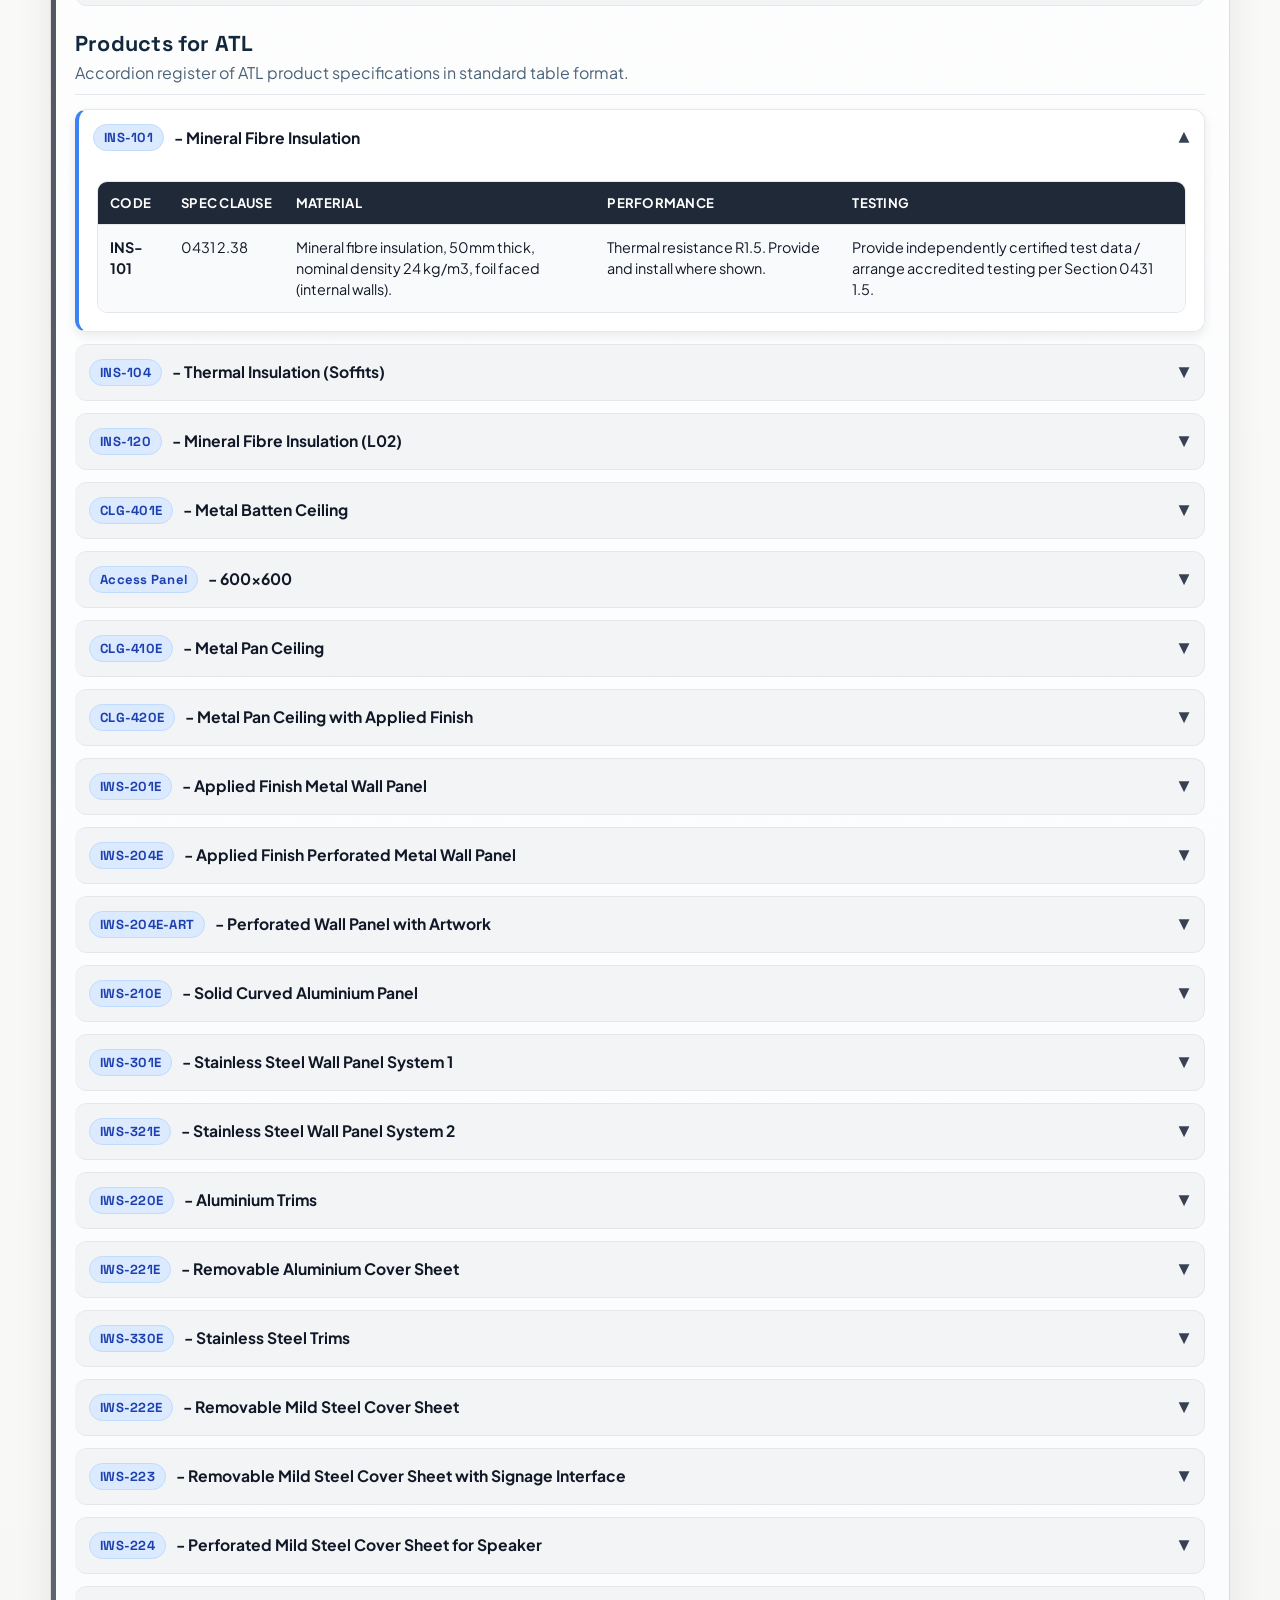
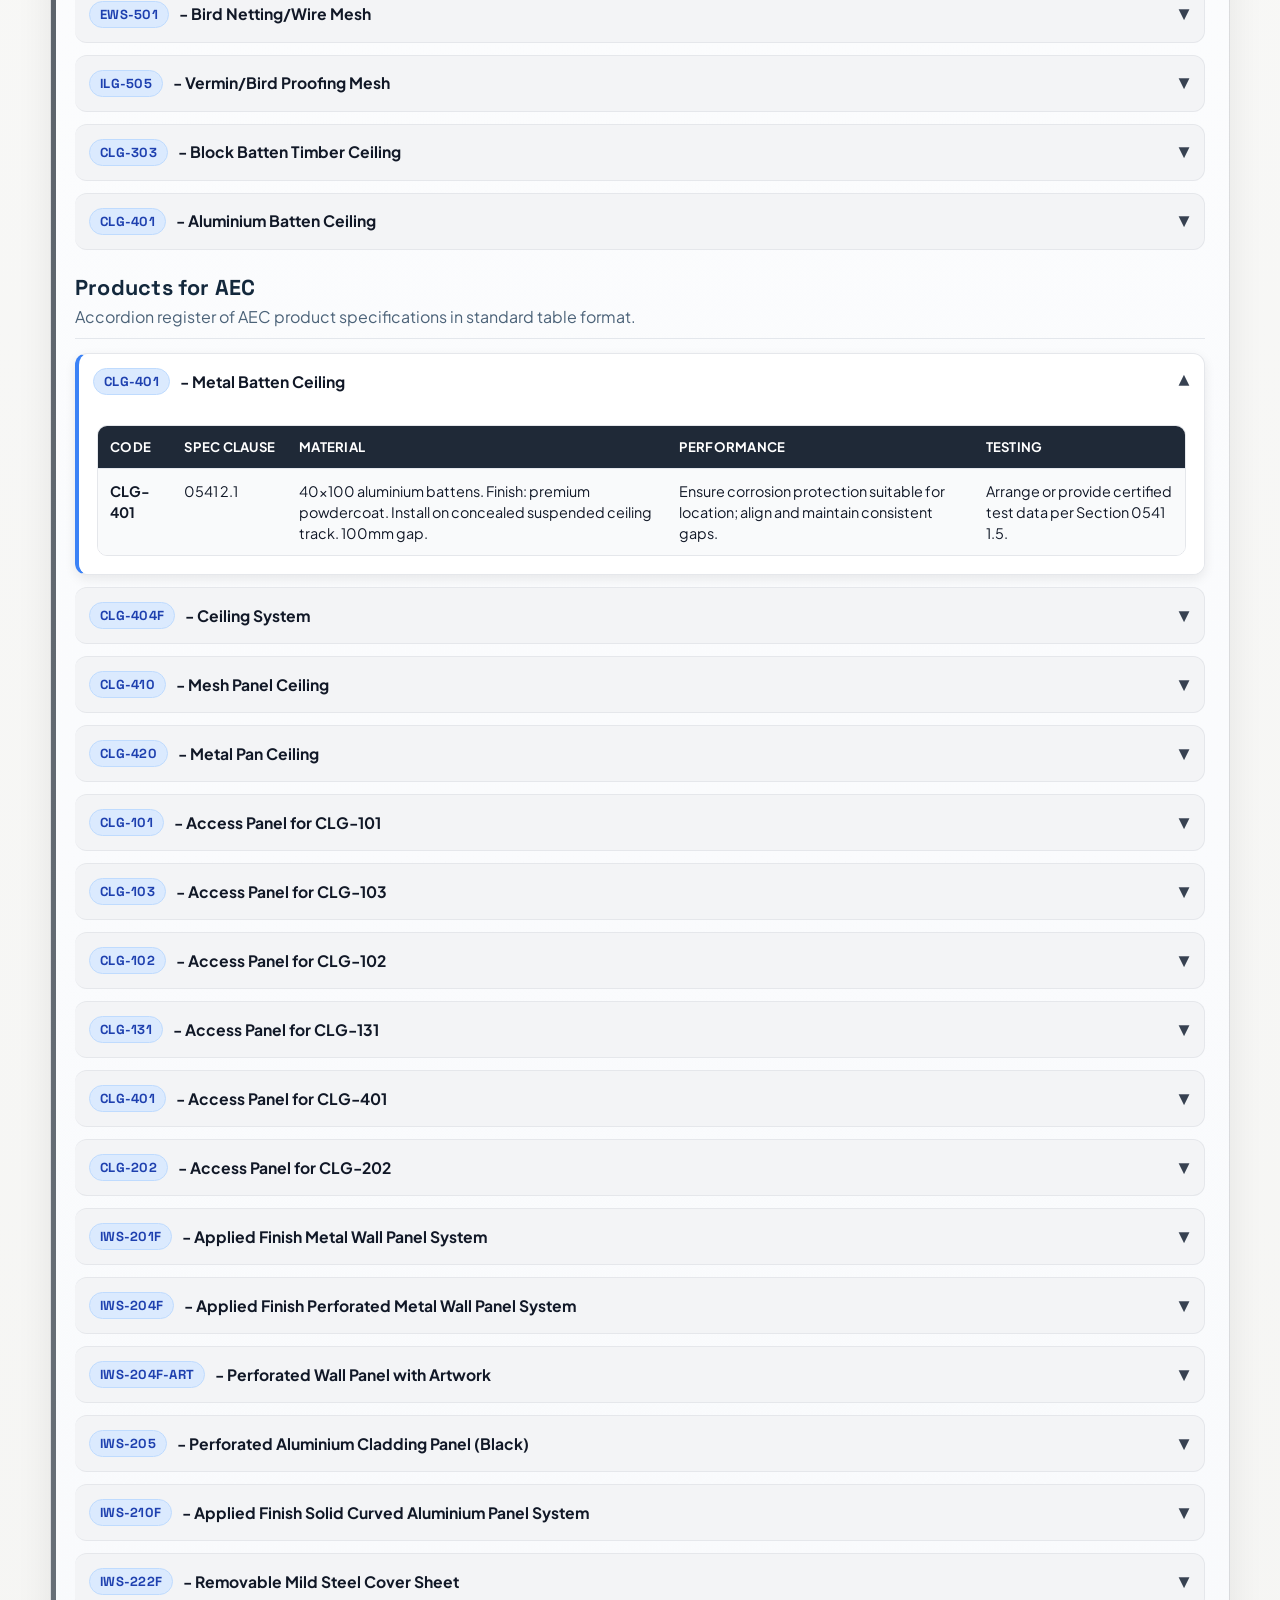
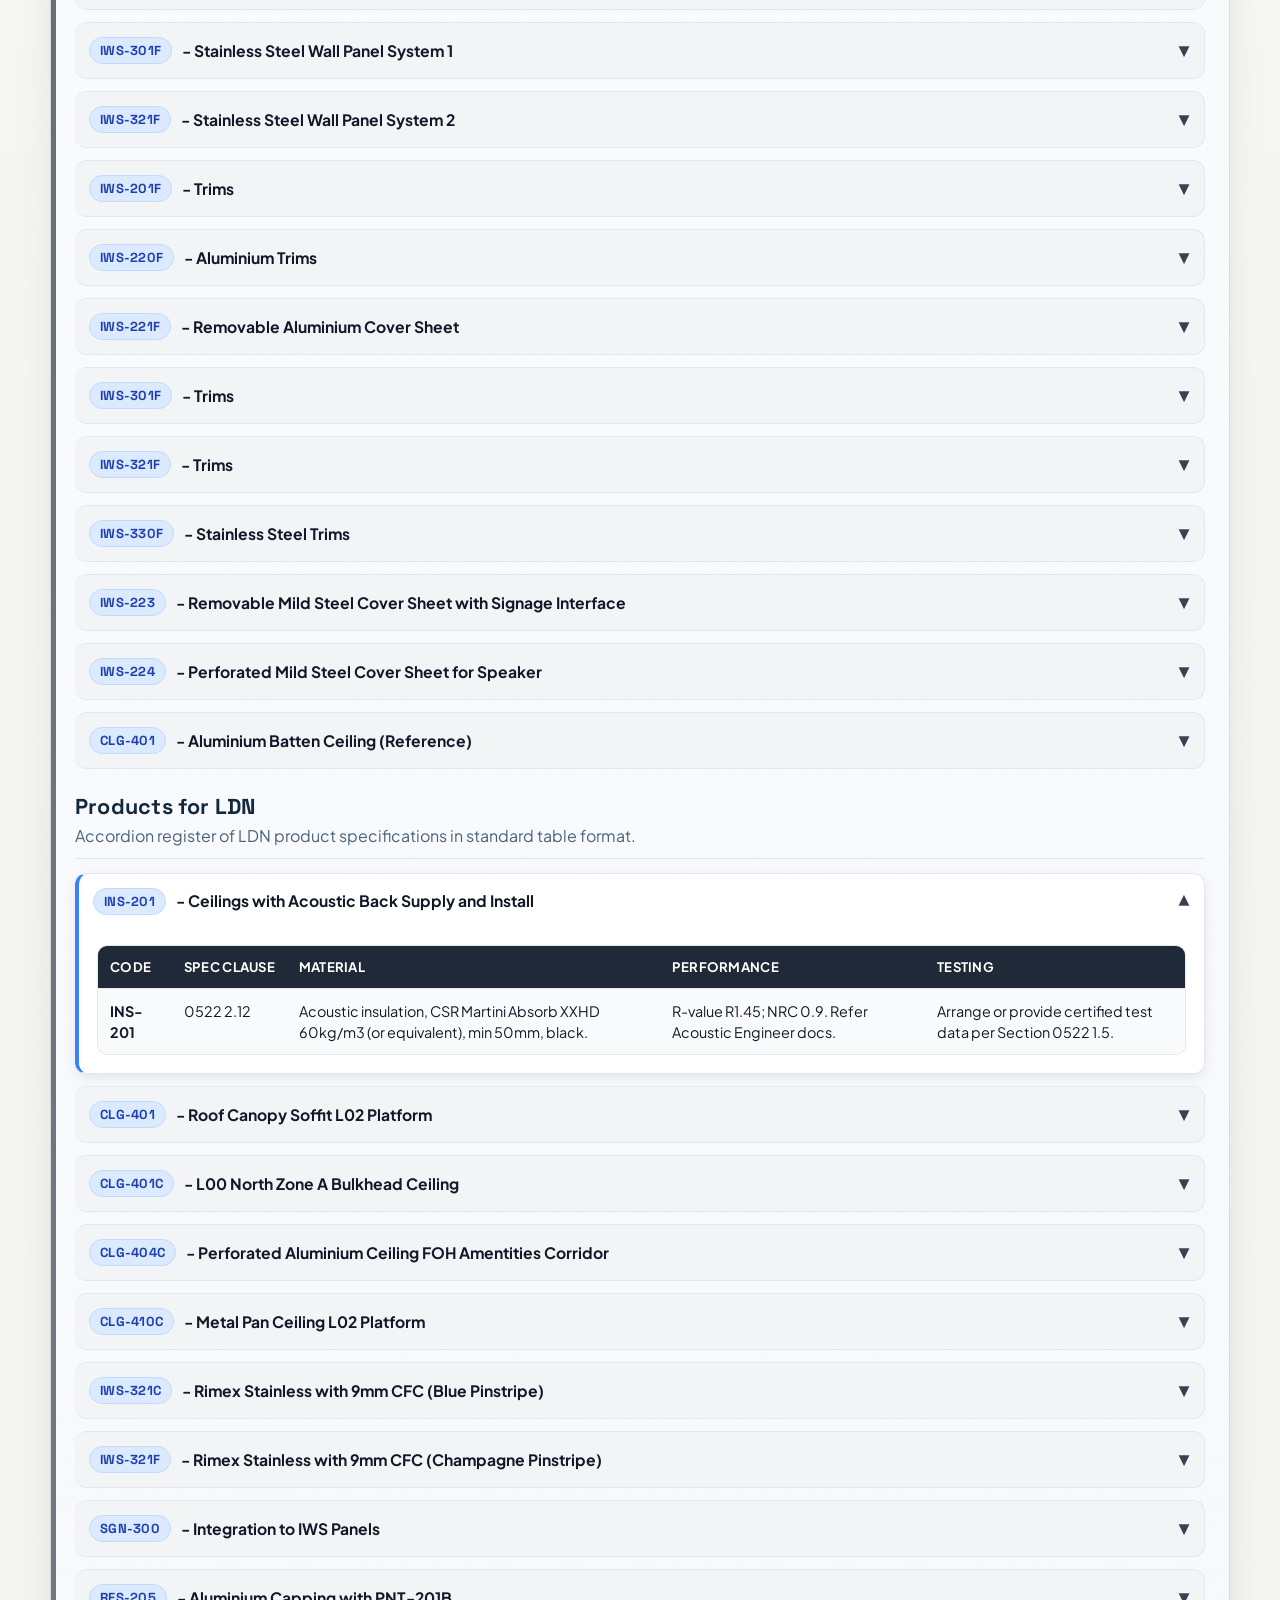
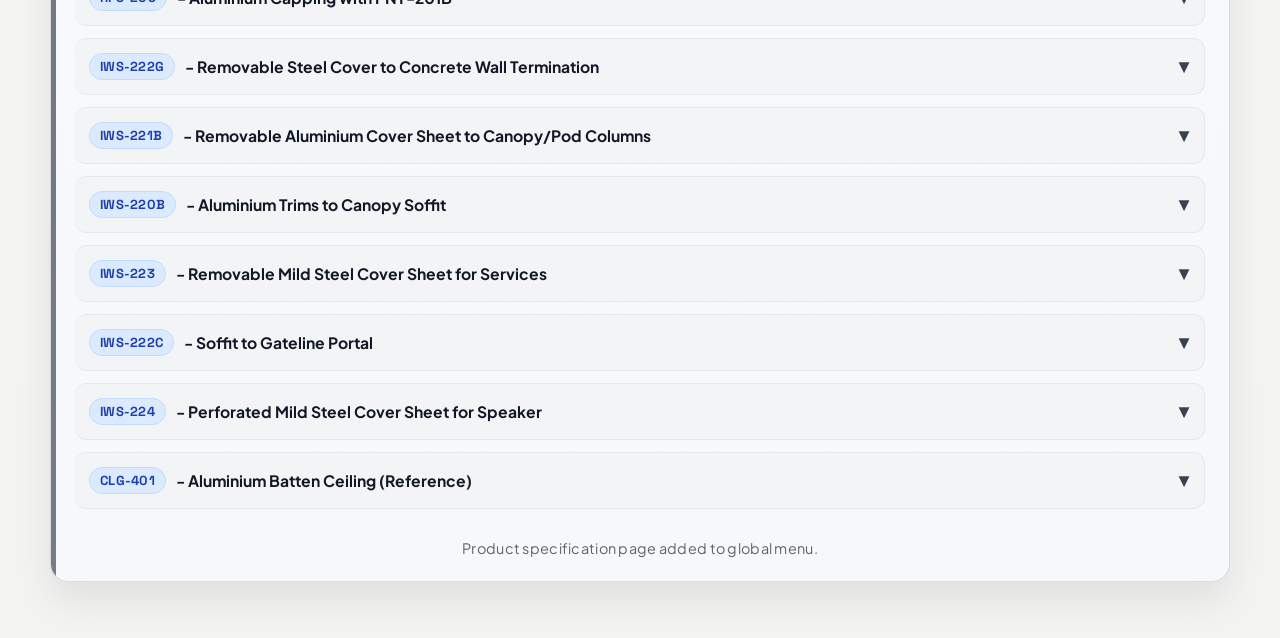
<file: product-specification.html>
<!DOCTYPE html>
<html lang="en">
<head>
  <meta charset="UTF-8">
  <meta name="viewport" content="width=device-width, initial-scale=1.0">
  <title>METRO FOH - Product Specification</title>
  <link rel="stylesheet" href="styles.css">
  <style>
    .section-panel {
      max-width: 1180px;
      margin: 0 auto;
      padding: 24px;
      border-radius: 18px;
      background: linear-gradient(180deg, #ffffff 0%, #f6f8fb 100%);
    }

    .section-header {
      margin-top: 16px;
      margin-bottom: 14px;
      padding-bottom: 8px;
      border-bottom: 1px solid rgba(20, 53, 90, 0.1);
    }

    .section-header h2 {
      margin: 0 0 2px;
      font-size: 1.35rem;
      letter-spacing: 0.01em;
      color: #13283c;
    }

    .section-header p {
      margin: 0;
      color: #4b6278;
    }

    .spec-search {
      margin: 6px 0 16px;
      position: sticky;
      top: 8px;
      z-index: 5;
    }

    .spec-search input {
      width: 100%;
      padding: 12px 14px;
      border: 1px solid #d1d5db;
      border-radius: 10px;
      font-size: 0.95rem;
      background: #ffffff;
      color: #111827;
      outline: none;
      transition: border-color 0.2s ease, box-shadow 0.2s ease;
    }

    .spec-search input:focus {
      border-color: #3b82f6;
      box-shadow: 0 0 0 3px rgba(59, 130, 246, 0.15);
    }

    .spec-shell {
      display: grid;
      gap: 12px;
      margin-bottom: 24px;
    }

    .spec-accordion {
      border: 1px solid #e5e7eb;
      border-left: 0 solid transparent;
      border-radius: 12px;
      background: #f3f4f6;
      overflow: hidden;
      transition: background-color 0.3s ease, box-shadow 0.3s ease, border-left-width 0.3s ease;
    }

    .spec-accordion:hover {
      background: #e5e7eb;
    }

    .spec-accordion[open] {
      background: #ffffff;
      border-left: 4px solid #3b82f6;
      box-shadow: 0 4px 12px rgba(0,0,0,0.08);
    }

    .spec-accordion summary {
      list-style: none;
      cursor: pointer;
      padding: 14px 14px;
      display: flex;
      align-items: center;
      gap: 10px;
      font-weight: 700;
      color: #111827;
      position: relative;
      transition: background-color 0.3s ease;
    }

    .spec-accordion summary:hover {
      background: rgba(255,255,255,0.35);
    }

    .spec-accordion summary::-webkit-details-marker { display: none; }

    .spec-accordion summary::after {
      content: "▼";
      position: absolute;
      right: 14px;
      top: 50%;
      transform: translateY(-50%) rotate(0deg);
      color: #374151;
      font-size: 0.9rem;
      transition: transform 0.3s ease;
    }

    .spec-accordion[open] summary::after {
      transform: translateY(-50%) rotate(180deg);
    }

    .spec-accordion summary .spec-code,
    .spec-accordion summary span:first-child {
      font-family: "Space Grotesk", sans-serif;
      font-size: 0.82rem;
      letter-spacing: 0.02em;
      color: #1e40af;
      background: #dbeafe;
      border-radius: 999px;
      padding: 4px 10px;
      white-space: nowrap;
      border: 1px solid #bfdbfe;
    }

    .spec-accordion summary span:nth-child(2) {
      color: #111827;
      font-size: 0.98rem;
      line-height: 1.25;
      font-weight: 700;
      padding-right: 24px;
    }

    .spec-content {
      max-height: 0;
      padding: 0 18px;
      overflow: hidden;
      background: #ffffff;
      transition: max-height 0.3s ease, padding 0.3s ease;
    }

    .spec-accordion[open] .spec-content {
      max-height: 900px;
      padding: 16px 18px 18px;
    }

    .spec-content .table-wrap {
      border-radius: 10px;
      border: 1px solid #e5e7eb;
      overflow: auto;
      background: #fff;
    }

    .spec-content table {
      margin: 0;
      width: 100%;
      min-width: 820px;
      border-collapse: separate;
      border-spacing: 0;
    }

    .spec-content thead th {
      background: #1f2937;
      color: #ffffff;
      font-size: 0.82rem;
      letter-spacing: 0.02em;
      padding: 12px 12px;
      text-align: left;
    }

    .spec-content tbody td {
      background: #f9fafb;
      color: #111827;
      line-height: 1.45;
      vertical-align: top;
      padding: 12px 12px;
      border-top: 1px solid #e5e7eb;
    }

    .spec-content tbody tr:nth-child(even) td {
      background: #ffffff;
    }

    @media (max-width: 760px) {
      .section-panel {
        padding: 14px;
        border-radius: 12px;
      }

      .section-header h2 {
        font-size: 1.12rem;
      }

      .spec-accordion summary {
        padding: 12px;
      }

      .spec-accordion summary span:nth-child(2) {
        font-size: 0.9rem;
      }

      .spec-accordion[open] .spec-content {
        padding: 14px;
      }
    }
  </style>
</head>
<body>
  <div class="page-shell">
    <header class="topbar">
      <div class="topbar-inner">
        <div class="brand">
          <div>METRO FOH</div>
        </div>
        <nav class="menu">
          <a href="index.html">Home</a>
          <a href="ldn.html">LDN</a>
          <a href="atl.html">ATL</a>
          <a href="aec.html">AEC</a>
          <a href="abp.html">ABP</a>
          <a href="product-specification.html" class="active">Product Specification</a>
        </nav>
      </div>
    </header>

    <section class="section-panel">
      <div class="spec-search">
        <input
          id="specSearchInput"
          type="search"
          placeholder="Search products by code or name (e.g., INS-101, Mineral Fibre)"
          aria-label="Search product specifications"
        >
      </div>

      <div class="section-header" style="margin-top:0;">
        <div>
          <h2>Products for ABP</h2>
          <p>Accordion register of ABP product specifications in standard table format.</p>
        </div>
      </div>

      <div class="spec-shell">
        <details class="spec-accordion" open>
          <summary><span class="spec-code">INS-101</span><span>- Mineral Fibre Insulation</span></summary>
          <div class="spec-content">
            <div class="table-wrap">
              <table>
                <thead>
                  <tr>
                    <th>Code</th>
                    <th>Spec Clause</th>
                    <th>Material</th>
                    <th>Performance</th>
                    <th>Testing</th>
                  </tr>
                </thead>
                <tbody>
                  <tr>
                    <td>INS-101</td>
                    <td>0431 2.38</td>
                    <td>Mineral fibre insulation, 50mm thick, nominal density 24 kg/m3, foil faced (internal walls).</td>
                    <td>Thermal resistance R1.5. Provide and install where shown.</td>
                    <td>Provide independently certified test data / arrange accredited testing per Section 0431 1.5.</td>
                  </tr>
                </tbody>
              </table>
            </div>
          </div>
        </details>
        <details class="spec-accordion">
          <summary><span class="spec-code">INS-102</span><span>- Mineral Fibre Insulation</span></summary>
          <div class="spec-content">
            <div class="table-wrap">
              <table>
                <thead>
                  <tr>
                    <th>Code</th>
                    <th>Spec Clause</th>
                    <th>Material</th>
                    <th>Performance</th>
                    <th>Testing</th>
                  </tr>
                </thead>
                <tbody>
                  <tr>
                    <td>INS-102</td>
                    <td>0431 2.39</td>
                    <td>Mineral fibre insulation, 100mm thick, 24 kg/m³, foil faced.</td>
                    <td>Thermal resistance R2.7.</td>
                    <td>Certified test data / accredited testing per Section 0431 1.5.</td>
                  </tr>
                </tbody>
              </table>
            </div>
          </div>
        </details>
        <details class="spec-accordion">
          <summary><span class="spec-code">INS-201</span><span>- Acoustic Insulation</span></summary>
          <div class="spec-content">
            <div class="table-wrap">
              <table>
                <thead>
                  <tr>
                    <th>Code</th>
                    <th>Spec Clause</th>
                    <th>Material</th>
                    <th>Performance</th>
                    <th>Testing</th>
                  </tr>
                </thead>
                <tbody>
                  <tr>
                    <td>INS-201</td>
                    <td>0522 2.12</td>
                    <td>CSR Martini Absorb XXHD, 60kg/m³, min 50mm, black.</td>
                    <td>R1.45, NRC 0.9.</td>
                    <td>Certified test data per Section 0522 1.5.</td>
                  </tr>
                </tbody>
              </table>
            </div>
          </div>
        </details>
        <details class="spec-accordion">
          <summary><span class="spec-code">CLG-401</span><span>- Metal Batten Ceiling</span></summary>
          <div class="spec-content">
            <div class="table-wrap">
              <table>
                <thead>
                  <tr>
                    <th>Code</th>
                    <th>Spec Clause</th>
                    <th>Material</th>
                    <th>Performance</th>
                    <th>Testing</th>
                  </tr>
                </thead>
                <tbody>
                  <tr>
                    <td>CLG-401</td>
                    <td>0541 2.1</td>
                    <td>40x100 aluminium battens, powdercoat finish, suspended system.</td>
                    <td>Corrosion protection, aligned gaps (100mm).</td>
                    <td>Certified test data per Section 0541 1.5.</td>
                  </tr>
                </tbody>
              </table>
            </div>
          </div>
        </details>
        <details class="spec-accordion">
          <summary><span class="spec-code">CLG-401</span><span>- Access Panels</span></summary>
          <div class="spec-content">
            <div class="table-wrap">
              <table>
                <thead>
                  <tr>
                    <th>Code</th>
                    <th>Spec Clause</th>
                    <th>Material</th>
                    <th>Performance</th>
                    <th>Testing</th>
                  </tr>
                </thead>
                <tbody>
                  <tr>
                    <td>CLG-401</td>
                    <td>0541 2.1</td>
                    <td>Same as CLG-401 Metal Batten Ceiling specification.</td>
                    <td>Same as CLG-401.</td>
                    <td>Certified test data per Section 0541 1.5.</td>
                  </tr>
                </tbody>
              </table>
            </div>
          </div>
        </details>
        <details class="spec-accordion">
          <summary><span class="spec-code">CLG-410D</span><span>- Metal Pan Ceiling</span></summary>
          <div class="spec-content">
            <div class="table-wrap">
              <table>
                <thead>
                  <tr>
                    <th>Code</th>
                    <th>Spec Clause</th>
                    <th>Material</th>
                    <th>Performance</th>
                    <th>Testing</th>
                  </tr>
                </thead>
                <tbody>
                  <tr>
                    <td>CLG-410D</td>
                    <td>0531 2.15</td>
                    <td>As CLG-410 but colour: Interpon Sydney Metro St Marys D2525 POW806126/1.</td>
                    <td>Free area 60%.</td>
                    <td>Certified test data per Section 0531 1.5.</td>
                  </tr>
                </tbody>
              </table>
            </div>
          </div>
        </details>
        <details class="spec-accordion">
          <summary><span class="spec-code">CLG-410H</span><span>- Mesh Panel Ceiling</span></summary>
          <div class="spec-content">
            <div class="table-wrap">
              <table>
                <thead>
                  <tr>
                    <th>Code</th>
                    <th>Spec Clause</th>
                    <th>Material</th>
                    <th>Performance</th>
                    <th>Testing</th>
                  </tr>
                </thead>
                <tbody>
                  <tr>
                    <td>CLG-410H</td>
                    <td>0531 2.13</td>
                    <td>Expanded aluminium mesh panels, 3mm thick.</td>
                    <td>Free area 60%, removable panels.</td>
                    <td>Certified test data per Section 0531 1.5.</td>
                  </tr>
                </tbody>
              </table>
            </div>
          </div>
        </details>
        <details class="spec-accordion">
          <summary><span class="spec-code">IWS-204D</span><span>- Perforated Aluminium Wall Panel</span></summary>
          <div class="spec-content">
            <div class="table-wrap">
              <table>
                <thead>
                  <tr>
                    <th>Code</th>
                    <th>Spec Clause</th>
                    <th>Material</th>
                    <th>Performance</th>
                    <th>Testing</th>
                  </tr>
                </thead>
                <tbody>
                  <tr>
                    <td>IWS-204D</td>
                    <td>0522 2.19</td>
                    <td>3mm perforated aluminium, 30% free area.</td>
                    <td>Pattern alignment, removable panels.</td>
                    <td>Certified test data per Section 0522 1.5.</td>
                  </tr>
                </tbody>
              </table>
            </div>
          </div>
        </details>
        <details class="spec-accordion">
          <summary><span class="spec-code">IWS-321</span><span>- Stainless Steel Wall Panel System</span></summary>
          <div class="spec-content">
            <div class="table-wrap">
              <table>
                <thead>
                  <tr>
                    <th>Code</th>
                    <th>Spec Clause</th>
                    <th>Material</th>
                    <th>Performance</th>
                    <th>Testing</th>
                  </tr>
                </thead>
                <tbody>
                  <tr>
                    <td>IWS-321</td>
                    <td>0522 2.49</td>
                    <td>Stainless steel wall panel system 2 (Pinstripe). Manufacturer: Rimex Metals ColourTex Pinstripe (or equivalent). SS sheet folded edges, bonded to 9mm fibre cement. Grade 316. Thickness 0.8mm. Acid bath coloured. Range: Pinstripe. Finish: satin brushed extrusions + mirrored indents. Fingerprint-resistant CernoTex. Colour varies by station (e.g., STM Rosy Gold Pinstripe; OHE Stainless Steel Pinstripe).</td>
                    <td>Maintain alignment and jointing as detailed; protect finish; anti-fingerprint coating required.</td>
                    <td>Certified test data per Section 0522 1.5.</td>
                  </tr>
                </tbody>
              </table>
            </div>
          </div>
        </details>
        <details class="spec-accordion">
          <summary><span class="spec-code">IWS-211</span><span>- Applied Finish Flat Aluminium Panel System</span></summary>
          <div class="spec-content">
            <div class="table-wrap">
              <table>
                <thead>
                  <tr>
                    <th>Code</th>
                    <th>Spec Clause</th>
                    <th>Material</th>
                    <th>Performance</th>
                    <th>Testing</th>
                  </tr>
                </thead>
                <tbody>
                  <tr>
                    <td>IWS-211</td>
                    <td>0522 2.29</td>
                    <td>Applied finish flat aluminium panel system. Material: rolled aluminium sheet with folded edges. Thickness 3mm. Finish refer PNT-401A Section 0345.</td>
                    <td>Panels removable for access as required.</td>
                    <td>Certified test data per Section 0522 1.5.</td>
                  </tr>
                </tbody>
              </table>
            </div>
          </div>
        </details>
        <details class="spec-accordion">
          <summary><span class="spec-code">IWS-220D / 221D</span><span>- Aluminium Trims & Covers</span></summary>
          <div class="spec-content">
            <div class="table-wrap">
              <table>
                <thead>
                  <tr>
                    <th>Code</th>
                    <th>Spec Clause</th>
                    <th>Material</th>
                    <th>Performance</th>
                    <th>Testing</th>
                  </tr>
                </thead>
                <tbody>
                  <tr>
                    <td>IWS-220D</td>
                    <td>0522 2.1</td>
                    <td>Stainless steel capping and trims. Range: Rimex ColourTex Pinstripe. Material: stainless steel sheet folded on 4 edges, fully bonded to 9mm fibre cement backing. Grade 316. Thickness 0.8mm. Acid bath coloured. Finish: satin brushed extrusions + mirrored indents. Fingerprint-resistant CernoTex coating. Colour varies by station.</td>
                    <td>Provide for corners, upstands, trims; sealed joints where specified.</td>
                    <td>Certified test data per Section 0522 1.5.</td>
                  </tr>
                </tbody>
              </table>
            </div>
          </div>
        </details>
        <details class="spec-accordion">
          <summary><span class="spec-code">IWS-222D</span><span>- Mild Steel Cover Sheet</span></summary>
          <div class="spec-content">
            <div class="table-wrap">
              <table>
                <thead>
                  <tr>
                    <th>Code</th>
                    <th>Spec Clause</th>
                    <th>Material</th>
                    <th>Performance</th>
                    <th>Testing</th>
                  </tr>
                </thead>
                <tbody>
                  <tr>
                    <td>IWS-222D</td>
                    <td>0431 2.13</td>
                    <td>SS sheet (ASTM 304), 0.9mm, ribbed.</td>
                    <td>Anti-graffiti, max 2500mm length.</td>
                    <td>Certified test data per Section 0431 1.5.</td>
                  </tr>
                </tbody>
              </table>
            </div>
          </div>
        </details>
        <details class="spec-accordion">
          <summary><span class="spec-code">IWS-223</span><span>- Cover Sheet with Signage Support</span></summary>
          <div class="spec-content">
            <div class="table-wrap">
              <table>
                <thead>
                  <tr>
                    <th>Code</th>
                    <th>Spec Clause</th>
                    <th>Material</th>
                    <th>Performance</th>
                    <th>Testing</th>
                  </tr>
                </thead>
                <tbody>
                  <tr>
                    <td>IWS-223</td>
                    <td>0431 2.14</td>
                    <td>Same as IWS-222 (unpainted SS).</td>
                    <td>Same as IWS-222.</td>
                    <td>Certified test data per Section 0431 1.5.</td>
                  </tr>
                </tbody>
              </table>
            </div>
          </div>
        </details>
        <details class="spec-accordion">
          <summary><span class="spec-code">IWS-224</span><span>- Perforated Cover Sheet (Speaker)</span></summary>
          <div class="spec-content">
            <div class="table-wrap">
              <table>
                <thead>
                  <tr>
                    <th>Code</th>
                    <th>Spec Clause</th>
                    <th>Material</th>
                    <th>Performance</th>
                    <th>Testing</th>
                  </tr>
                </thead>
                <tbody>
                  <tr>
                    <td>IWS-224</td>
                    <td>0431 2.15</td>
                    <td>SS perforated sheet, Granite finish.</td>
                    <td>Anti-graffiti, protection.</td>
                    <td>Certified test data per Section 0431 1.5.</td>
                  </tr>
                </tbody>
              </table>
            </div>
          </div>
        </details>
        <details class="spec-accordion">
          <summary><span class="spec-code">EWS-202</span><span>- Expanded Mesh System</span></summary>
          <div class="spec-content">
            <div class="table-wrap">
              <table>
                <thead>
                  <tr>
                    <th>Code</th>
                    <th>Spec Clause</th>
                    <th>Material</th>
                    <th>Performance</th>
                    <th>Testing</th>
                  </tr>
                </thead>
                <tbody>
                  <tr>
                    <td>EWS-202</td>
                    <td>0431 2.8</td>
                    <td>Expanded stainless steel mesh.</td>
                    <td>Install per facade engineer.</td>
                    <td>Certified test data per Section 0431 1.5.</td>
                  </tr>
                </tbody>
              </table>
            </div>
          </div>
        </details>
        <details class="spec-accordion">
          <summary><span class="spec-code">ILG-505</span><span>- Vermin/Bird Mesh</span></summary>
          <div class="spec-content">
            <div class="table-wrap">
              <table>
                <thead>
                  <tr>
                    <th>Code</th>
                    <th>Spec Clause</th>
                    <th>Material</th>
                    <th>Performance</th>
                    <th>Testing</th>
                  </tr>
                </thead>
                <tbody>
                  <tr>
                    <td>ILG-505</td>
                    <td>0451 2.40</td>
                    <td>Stainless steel welded mesh.</td>
                    <td>Vermin/bird protection.</td>
                    <td>Material compliance per Section 0451.</td>
                  </tr>
                </tbody>
              </table>
            </div>
          </div>
        </details>
        <details class="spec-accordion">
          <summary><span class="spec-code">CLG-303</span><span>- Timber Batten Ceiling</span></summary>
          <div class="spec-content">
            <div class="table-wrap">
              <table>
                <thead>
                  <tr>
                    <th>Code</th>
                    <th>Spec Clause</th>
                    <th>Material</th>
                    <th>Performance</th>
                    <th>Testing</th>
                  </tr>
                </thead>
                <tbody>
                  <tr>
                    <td>CLG-303</td>
                    <td>0531 2.12</td>
                    <td>50x75 (or 50x50 at end of runs) Grandis hardwood battens. Min grade ST2 with maximum 15% moisture. Finish: Dulux (2 coats) in accordance with Section 0991 + type PNT-701. Use for sheltered external areas.</td>
                    <td>Batten spacing 50mm. Ends stained black (PNT-701D).</td>
                    <td>Certified test data per Section 0531 1.5.</td>
                  </tr>
                </tbody>
              </table>
            </div>
          </div>
        </details>
      </div>

      <div class="section-header" style="margin-top:18px;">
        <div>
          <h2>Products for ATL</h2>
          <p>Accordion register of ATL product specifications in standard table format.</p>
        </div>
      </div>
      <div class="spec-shell">
        <details class="spec-accordion" open><summary><span class="spec-code">INS-101</span><span>- Mineral Fibre Insulation</span></summary><div class="spec-content"><div class="table-wrap"><table><thead><tr><th>Code</th><th>Spec Clause</th><th>Material</th><th>Performance</th><th>Testing</th></tr></thead><tbody><tr><td>INS-101</td><td>0431 2.38</td><td>Mineral fibre insulation, 50mm thick, nominal density 24 kg/m3, foil faced (internal walls).</td><td>Thermal resistance R1.5. Provide and install where shown.</td><td>Provide independently certified test data / arrange accredited testing per Section 0431 1.5.</td></tr></tbody></table></div></div></details>
        <details class="spec-accordion"><summary><span class="spec-code">INS-104</span><span>- Thermal Insulation (Soffits)</span></summary><div class="spec-content"><div class="table-wrap"><table><thead><tr><th>Code</th><th>Spec Clause</th><th>Material</th><th>Performance</th><th>Testing</th></tr></thead><tbody><tr><td>INS-104</td><td>-</td><td>-</td><td>-</td><td>-</td></tr></tbody></table></div></div></details>
        <details class="spec-accordion"><summary><span class="spec-code">INS-120</span><span>- Mineral Fibre Insulation (L02)</span></summary><div class="spec-content"><div class="table-wrap"><table><thead><tr><th>Code</th><th>Spec Clause</th><th>Material</th><th>Performance</th><th>Testing</th></tr></thead><tbody><tr><td>INS-120</td><td>0431 2.40</td><td>Mineral fibre roof insulation, Kingspan AIR-CELL Insulbreak 66 or equivalent.</td><td>Min R1.8. Meet NCC 2022 condensation management. Install per manufacturer; tape all joints and penetrations.</td><td>Provide independently certified test data / arrange accredited testing per Section 0431 1.5.</td></tr></tbody></table></div></div></details>
        <details class="spec-accordion"><summary><span class="spec-code">CLG-401E</span><span>- Metal Batten Ceiling</span></summary><div class="spec-content"><div class="table-wrap"><table><thead><tr><th>Code</th><th>Spec Clause</th><th>Material</th><th>Performance</th><th>Testing</th></tr></thead><tbody><tr><td>CLG-401E</td><td>0541 2.1</td><td>40x100 aluminium battens, premium powdercoat, concealed suspended track, 100mm gap.</td><td>Corrosion protection to suit location; maintain alignment and consistent gaps.</td><td>Arrange or provide certified test data per Section 0541 1.5.</td></tr></tbody></table></div></div></details>
        <details class="spec-accordion"><summary><span class="spec-code">Access Panel</span><span>- 600x600</span></summary><div class="spec-content"><div class="table-wrap"><table><thead><tr><th>Code</th><th>Spec Clause</th><th>Material</th><th>Performance</th><th>Testing</th></tr></thead><tbody><tr><td>-</td><td>-</td><td>Access panel 600mm x 600mm.</td><td>-</td><td>-</td></tr></tbody></table></div></div></details>
        <details class="spec-accordion"><summary><span class="spec-code">CLG-410E</span><span>- Metal Pan Ceiling</span></summary><div class="spec-content"><div class="table-wrap"><table><thead><tr><th>Code</th><th>Spec Clause</th><th>Material</th><th>Performance</th><th>Testing</th></tr></thead><tbody><tr><td>CLG-410E</td><td>0531 2.13</td><td>Expanded aluminium mesh panels, 3mm, powdercoat to schedule.</td><td>Free area 60%; removable panels for access.</td><td>Arrange or provide certified test data per Section 0531 1.5.</td></tr></tbody></table></div></div></details>
        <details class="spec-accordion"><summary><span class="spec-code">CLG-420E</span><span>- Metal Pan Ceiling with Applied Finish</span></summary><div class="spec-content"><div class="table-wrap"><table><thead><tr><th>Code</th><th>Spec Clause</th><th>Material</th><th>Performance</th><th>Testing</th></tr></thead><tbody><tr><td>CLG-420E</td><td>-</td><td>-</td><td>-</td><td>-</td></tr></tbody></table></div></div></details>
        <details class="spec-accordion"><summary><span class="spec-code">IWS-201E</span><span>- Applied Finish Metal Wall Panel</span></summary><div class="spec-content"><div class="table-wrap"><table><thead><tr><th>Code</th><th>Spec Clause</th><th>Material</th><th>Performance</th><th>Testing</th></tr></thead><tbody><tr><td>IWS-201E</td><td>0522 2.15</td><td>Applied finish aluminium panel system, 3mm, folded edges; finish per PNT-401A (Section 0345).</td><td>Removable panels for access where required.</td><td>Arrange or provide certified test data per Section 0522 1.5.</td></tr></tbody></table></div></div></details>
        <details class="spec-accordion"><summary><span class="spec-code">IWS-204E</span><span>- Applied Finish Perforated Metal Wall Panel</span></summary><div class="spec-content"><div class="table-wrap"><table><thead><tr><th>Code</th><th>Spec Clause</th><th>Material</th><th>Performance</th><th>Testing</th></tr></thead><tbody><tr><td>IWS-204E</td><td>0522 2.19</td><td>Perforated aluminium panel, 3mm, free area 30%, Perftech P2530 pattern, finish per PNT-401A.</td><td>Maintain free area and pattern alignment; removable where required.</td><td>Arrange or provide certified test data per Section 0522 1.5.</td></tr></tbody></table></div></div></details>
        <details class="spec-accordion"><summary><span class="spec-code">IWS-204E-ART</span><span>- Perforated Wall Panel with Artwork</span></summary><div class="spec-content"><div class="table-wrap"><table><thead><tr><th>Code</th><th>Spec Clause</th><th>Material</th><th>Performance</th><th>Testing</th></tr></thead><tbody><tr><td>IWS-204E</td><td>0522 2.19</td><td>Applied finish perforated aluminium system with artwork, 3mm, 30% free area, Perftech P2530.</td><td>Maintain free area and alignment; removable where required.</td><td>Arrange or provide certified test data per Section 0522 1.5.</td></tr></tbody></table></div></div></details>
        <details class="spec-accordion"><summary><span class="spec-code">IWS-210E</span><span>- Solid Curved Aluminium Panel</span></summary><div class="spec-content"><div class="table-wrap"><table><thead><tr><th>Code</th><th>Spec Clause</th><th>Material</th><th>Performance</th><th>Testing</th></tr></thead><tbody><tr><td>IWS-210E</td><td>0522 2.26</td><td>Rolled solid curved aluminium panel system, 3mm, folded edges; finish per PNT-401A.</td><td>Curved panels to detail; coordinate tolerance and fixing.</td><td>Arrange or provide certified test data per Section 0522 1.5.</td></tr></tbody></table></div></div></details>
        <details class="spec-accordion"><summary><span class="spec-code">IWS-301E</span><span>- Stainless Steel Wall Panel System 1</span></summary><div class="spec-content"><div class="table-wrap"><table><thead><tr><th>Code</th><th>Spec Clause</th><th>Material</th><th>Performance</th><th>Testing</th></tr></thead><tbody><tr><td>IWS-301E</td><td>0522 2.35</td><td>Rimex ColourTex INCO (or equivalent), Grade 316 SS, 0.8mm, folded and bonded to 9mm fibre cement, anti-fingerprint CernoTex.</td><td>Provide trims/corners and sealed joints; protect finish during transport/storage.</td><td>Arrange or provide certified test data per Section 0522 1.5.</td></tr></tbody></table></div></div></details>
        <details class="spec-accordion"><summary><span class="spec-code">IWS-321E</span><span>- Stainless Steel Wall Panel System 2</span></summary><div class="spec-content"><div class="table-wrap"><table><thead><tr><th>Code</th><th>Spec Clause</th><th>Material</th><th>Performance</th><th>Testing</th></tr></thead><tbody><tr><td>IWS-321E</td><td>0522 2.49</td><td>Rimex ColourTex Pinstripe, Grade 316 SS, 0.8mm, folded edges, bonded to 9mm fibre cement, anti-fingerprint CernoTex.</td><td>Maintain alignment and jointing; anti-fingerprint coating mandatory.</td><td>Arrange or provide certified test data per Section 0522 1.5.</td></tr></tbody></table></div></div></details>
        <details class="spec-accordion"><summary><span class="spec-code">IWS-220E</span><span>- Aluminium Trims</span></summary><div class="spec-content"><div class="table-wrap"><table><thead><tr><th>Code</th><th>Spec Clause</th><th>Material</th><th>Performance</th><th>Testing</th></tr></thead><tbody><tr><td>IWS-220E</td><td>0522 2.1</td><td>Stainless capping and trims, Rimex Pinstripe, Grade 316, 0.8mm bonded to 9mm fibre cement, CernoTex coating.</td><td>For corners/upstands; sealed joints where specified.</td><td>Arrange or provide certified test data per Section 0522 1.5.</td></tr></tbody></table></div></div></details>
        <details class="spec-accordion"><summary><span class="spec-code">IWS-221E</span><span>- Removable Aluminium Cover Sheet</span></summary><div class="spec-content"><div class="table-wrap"><table><thead><tr><th>Code</th><th>Spec Clause</th><th>Material</th><th>Performance</th><th>Testing</th></tr></thead><tbody><tr><td>IWS-221E</td><td>-</td><td>-</td><td>-</td><td>-</td></tr></tbody></table></div></div></details>
        <details class="spec-accordion"><summary><span class="spec-code">IWS-330E</span><span>- Stainless Steel Trims</span></summary><div class="spec-content"><div class="table-wrap"><table><thead><tr><th>Code</th><th>Spec Clause</th><th>Material</th><th>Performance</th><th>Testing</th></tr></thead><tbody><tr><td>IWS-330E</td><td>0522 2.1</td><td>Rimex ColourTex INCO trims/cappings or equivalent, Grade 316, min 0.9mm, No.4 linished finish, anti-graffiti where specified.</td><td>Provide trims/capping/flashing; removable sections where required.</td><td>Certified test data per Section 0522 1.5 and 0552 1.5 where applicable.</td></tr></tbody></table></div></div></details>
        <details class="spec-accordion"><summary><span class="spec-code">IWS-222E</span><span>- Removable Mild Steel Cover Sheet</span></summary><div class="spec-content"><div class="table-wrap"><table><thead><tr><th>Code</th><th>Spec Clause</th><th>Material</th><th>Performance</th><th>Testing</th></tr></thead><tbody><tr><td>IWS-222E</td><td>0431 2.13</td><td>Ribbed metal cover sheets, ASTM 304 SS or equivalent, min 0.9mm, adhesive fixed, max 2500mm panel length, 2mm joints.</td><td>Factory anti-graffiti treatment; protect during transport/storage.</td><td>Provide independently certified test data / accredited testing per Section 0431 1.5.</td></tr></tbody></table></div></div></details>
        <details class="spec-accordion"><summary><span class="spec-code">IWS-223</span><span>- Removable Mild Steel Cover Sheet with Signage Interface</span></summary><div class="spec-content"><div class="table-wrap"><table><thead><tr><th>Code</th><th>Spec Clause</th><th>Material</th><th>Performance</th><th>Testing</th></tr></thead><tbody><tr><td>IWS-223</td><td>0431 2.14</td><td>Metal cover sheets as IWS-222 but unpainted SS.</td><td>Same as IWS-222.</td><td>Provide independently certified test data / accredited testing per Section 0431 1.5.</td></tr></tbody></table></div></div></details>
        <details class="spec-accordion"><summary><span class="spec-code">IWS-224</span><span>- Perforated Mild Steel Cover Sheet for Speaker</span></summary><div class="spec-content"><div class="table-wrap"><table><thead><tr><th>Code</th><th>Spec Clause</th><th>Material</th><th>Performance</th><th>Testing</th></tr></thead><tbody><tr><td>IWS-224</td><td>0431 2.15</td><td>Metal cover sheets as IWS-222 with alternate fastening per facade engineer docs and Granite SS grey finish (or station-specific).</td><td>Factory anti-graffiti; protect during transport/storage.</td><td>Provide independently certified test data / accredited testing per Section 0431 1.5.</td></tr></tbody></table></div></div></details>
        <details class="spec-accordion"><summary><span class="spec-code">EWS-501</span><span>- Bird Netting/Wire Mesh</span></summary><div class="spec-content"><div class="table-wrap"><table><thead><tr><th>Code</th><th>Spec Clause</th><th>Material</th><th>Performance</th><th>Testing</th></tr></thead><tbody><tr><td>EWS-501</td><td>-</td><td>-</td><td>-</td><td>-</td></tr></tbody></table></div></div></details>
        <details class="spec-accordion"><summary><span class="spec-code">ILG-505</span><span>- Vermin/Bird Proofing Mesh</span></summary><div class="spec-content"><div class="table-wrap"><table><thead><tr><th>Code</th><th>Spec Clause</th><th>Material</th><th>Performance</th><th>Testing</th></tr></thead><tbody><tr><td>ILG-505</td><td>0451 2.40</td><td>Stainless steel welded mesh, SSWM 06.35 0.8 1226 B3 (or equivalent).</td><td>Vermin/bird exclusion and durability.</td><td>Provide certified material compliance/testing per Section 0451.</td></tr></tbody></table></div></div></details>
        <details class="spec-accordion"><summary><span class="spec-code">CLG-303</span><span>- Block Batten Timber Ceiling</span></summary><div class="spec-content"><div class="table-wrap"><table><thead><tr><th>Code</th><th>Spec Clause</th><th>Material</th><th>Performance</th><th>Testing</th></tr></thead><tbody><tr><td>CLG-303</td><td>0531 2.12</td><td>Grandis hardwood battens (50x75 or 50x50 at run ends), Dulux finish, suspended track, sheltered exterior use.</td><td>50mm spacing; battens max 15% moisture; ends stained black (PNT-701D).</td><td>Arrange or provide certified test data per Section 0531 1.5.</td></tr></tbody></table></div></div></details>
        <details class="spec-accordion"><summary><span class="spec-code">CLG-401</span><span>- Aluminium Batten Ceiling</span></summary><div class="spec-content"><div class="table-wrap"><table><thead><tr><th>Code</th><th>Spec Clause</th><th>Material</th><th>Performance</th><th>Testing</th></tr></thead><tbody><tr><td>CLG-401</td><td>0541 2.1</td><td>40x100 aluminium battens, premium powdercoat, 100mm gap, concealed suspended track.</td><td>Corrosion protection to suit location; align and maintain consistent gaps.</td><td>Arrange or provide certified test data per Section 0541 1.5.</td></tr></tbody></table></div></div></details>
      </div>

      <div class="section-header" style="margin-top:18px;">
        <div>
          <h2>Products for AEC</h2>
          <p>Accordion register of AEC product specifications in standard table format.</p>
        </div>
      </div>
      <div class="spec-shell">
        <details class="spec-accordion" open><summary><span class="spec-code">CLG-401</span><span>- Metal Batten Ceiling</span></summary><div class="spec-content"><div class="table-wrap"><table><thead><tr><th>Code</th><th>Spec Clause</th><th>Material</th><th>Performance</th><th>Testing</th></tr></thead><tbody><tr><td>CLG-401</td><td>0541 2.1</td><td>40x100 aluminium battens. Finish: premium powdercoat. Install on concealed suspended ceiling track. 100mm gap.</td><td>Ensure corrosion protection suitable for location; align and maintain consistent gaps.</td><td>Arrange or provide certified test data per Section 0541 1.5.</td></tr></tbody></table></div></div></details>
        <details class="spec-accordion"><summary><span class="spec-code">CLG-404F</span><span>- Ceiling System</span></summary><div class="spec-content"><div class="table-wrap"><table><thead><tr><th>Code</th><th>Spec Clause</th><th>Material</th><th>Performance</th><th>Testing</th></tr></thead><tbody><tr><td>CLG-404F</td><td>-</td><td>-</td><td>-</td><td>-</td></tr></tbody></table></div></div></details>
        <details class="spec-accordion"><summary><span class="spec-code">CLG-410</span><span>- Mesh Panel Ceiling</span></summary><div class="spec-content"><div class="table-wrap"><table><thead><tr><th>Code</th><th>Spec Clause</th><th>Material</th><th>Performance</th><th>Testing</th></tr></thead><tbody><tr><td>CLG-410</td><td>0531 2.13</td><td>Expanded aluminium mesh panels, 3mm thick, powdercoat finish.</td><td>Free area 60%. Panels removable for access where required.</td><td>Arrange or provide certified test data per Section 0531 1.5.</td></tr></tbody></table></div></div></details>
        <details class="spec-accordion"><summary><span class="spec-code">CLG-420</span><span>- Metal Pan Ceiling</span></summary><div class="spec-content"><div class="table-wrap"><table><thead><tr><th>Code</th><th>Spec Clause</th><th>Material</th><th>Performance</th><th>Testing</th></tr></thead><tbody><tr><td>CLG-420</td><td>-</td><td>-</td><td>-</td><td>-</td></tr></tbody></table></div></div></details>
        <details class="spec-accordion"><summary><span class="spec-code">CLG-101</span><span>- Access Panel for CLG-101</span></summary><div class="spec-content"><div class="table-wrap"><table><thead><tr><th>Code</th><th>Spec Clause</th><th>Material</th><th>Performance</th><th>Testing</th></tr></thead><tbody><tr><td>CLG-101</td><td>0531 2.3</td><td>Suspended plasterboard ceiling system (13mm) with channels; autex thermaline blanket above.</td><td>Allow for lighting drops; ceilings graded. Comply with AS 2589, AS/NZS 2311 and AS/NZS 2785 where applicable.</td><td>Arrange or provide certified test data per Section 0531 1.5.</td></tr></tbody></table></div></div></details>
        <details class="spec-accordion"><summary><span class="spec-code">CLG-103</span><span>- Access Panel for CLG-103</span></summary><div class="spec-content"><div class="table-wrap"><table><thead><tr><th>Code</th><th>Spec Clause</th><th>Material</th><th>Performance</th><th>Testing</th></tr></thead><tbody><tr><td>CLG-103</td><td>-</td><td>-</td><td>-</td><td>-</td></tr></tbody></table></div></div></details>
        <details class="spec-accordion"><summary><span class="spec-code">CLG-102</span><span>- Access Panel for CLG-102</span></summary><div class="spec-content"><div class="table-wrap"><table><thead><tr><th>Code</th><th>Spec Clause</th><th>Material</th><th>Performance</th><th>Testing</th></tr></thead><tbody><tr><td>CLG-102</td><td>-</td><td>-</td><td>-</td><td>-</td></tr></tbody></table></div></div></details>
        <details class="spec-accordion"><summary><span class="spec-code">CLG-131</span><span>- Access Panel for CLG-131</span></summary><div class="spec-content"><div class="table-wrap"><table><thead><tr><th>Code</th><th>Spec Clause</th><th>Material</th><th>Performance</th><th>Testing</th></tr></thead><tbody><tr><td>CLG-131</td><td>-</td><td>-</td><td>-</td><td>-</td></tr></tbody></table></div></div></details>
        <details class="spec-accordion"><summary><span class="spec-code">CLG-401</span><span>- Access Panel for CLG-401</span></summary><div class="spec-content"><div class="table-wrap"><table><thead><tr><th>Code</th><th>Spec Clause</th><th>Material</th><th>Performance</th><th>Testing</th></tr></thead><tbody><tr><td>CLG-401</td><td>0541 2.1</td><td>40x100 aluminium battens. Finish: premium powdercoat. Install on concealed suspended ceiling track. 100mm gap.</td><td>Ensure corrosion protection suitable for location; align and maintain consistent gaps.</td><td>Arrange or provide certified test data per Section 0541 1.5.</td></tr></tbody></table></div></div></details>
        <details class="spec-accordion"><summary><span class="spec-code">CLG-202</span><span>- Access Panel for CLG-202</span></summary><div class="spec-content"><div class="table-wrap"><table><thead><tr><th>Code</th><th>Spec Clause</th><th>Material</th><th>Performance</th><th>Testing</th></tr></thead><tbody><tr><td>CLG-202</td><td>-</td><td>-</td><td>-</td><td>-</td></tr></tbody></table></div></div></details>

        <details class="spec-accordion"><summary><span class="spec-code">IWS-201F</span><span>- Applied Finish Metal Wall Panel System</span></summary><div class="spec-content"><div class="table-wrap"><table><thead><tr><th>Code</th><th>Spec Clause</th><th>Material</th><th>Performance</th><th>Testing</th></tr></thead><tbody><tr><td>IWS-201F</td><td>0522 2.15</td><td>Applied finish metal wall panel system (aluminium panels with folded edges), 3mm. Finish per PNT-401A, Section 0345.</td><td>Removable panels for access where required.</td><td>Arrange or provide certified test data per Section 0522 1.5.</td></tr></tbody></table></div></div></details>
        <details class="spec-accordion"><summary><span class="spec-code">IWS-204F</span><span>- Applied Finish Perforated Metal Wall Panel System</span></summary><div class="spec-content"><div class="table-wrap"><table><thead><tr><th>Code</th><th>Spec Clause</th><th>Material</th><th>Performance</th><th>Testing</th></tr></thead><tbody><tr><td>IWS-204F</td><td>0522 2.19</td><td>Perforated aluminium panel, 3mm, 30% free area, Perftech P2530 pattern. Finish per PNT-401A Section 0345.</td><td>Maintain free area; align perforation; removable panels where required.</td><td>Arrange or provide certified test data per Section 0522 1.5.</td></tr></tbody></table></div></div></details>
        <details class="spec-accordion"><summary><span class="spec-code">IWS-204F-ART</span><span>- Perforated Wall Panel with Artwork</span></summary><div class="spec-content"><div class="table-wrap"><table><thead><tr><th>Code</th><th>Spec Clause</th><th>Material</th><th>Performance</th><th>Testing</th></tr></thead><tbody><tr><td>IWS-204F</td><td>0522 2.19</td><td>Applied finish perforated aluminium system with artwork, 3mm, 30% free area, Perftech P2530.</td><td>Maintain free area; align perforation; removable where required.</td><td>Arrange or provide certified test data per Section 0522 1.5.</td></tr></tbody></table></div></div></details>
        <details class="spec-accordion"><summary><span class="spec-code">IWS-205</span><span>- Perforated Aluminium Cladding Panel (Black)</span></summary><div class="spec-content"><div class="table-wrap"><table><thead><tr><th>Code</th><th>Spec Clause</th><th>Material</th><th>Performance</th><th>Testing</th></tr></thead><tbody><tr><td>IWS-205</td><td>0522 2.25</td><td>Perforated aluminium cladding panel, black powdercoat, Locker Group R02040 (2mm dia, pitch 3mm).</td><td>Panel alignment to match below; removable if required.</td><td>Arrange or provide certified test data per Section 0522 1.5.</td></tr></tbody></table></div></div></details>
        <details class="spec-accordion"><summary><span class="spec-code">IWS-210F</span><span>- Applied Finish Solid Curved Aluminium Panel System</span></summary><div class="spec-content"><div class="table-wrap"><table><thead><tr><th>Code</th><th>Spec Clause</th><th>Material</th><th>Performance</th><th>Testing</th></tr></thead><tbody><tr><td>IWS-210F</td><td>0522 2.26</td><td>Rolled aluminium sheet with folded edges, 3mm. Finish per PNT-401A Section 0345.</td><td>Curved panels to detail; coordinate tolerance and fixing system.</td><td>Arrange or provide certified test data per Section 0522 1.5.</td></tr></tbody></table></div></div></details>
        <details class="spec-accordion"><summary><span class="spec-code">IWS-222F</span><span>- Removable Mild Steel Cover Sheet</span></summary><div class="spec-content"><div class="table-wrap"><table><thead><tr><th>Code</th><th>Spec Clause</th><th>Material</th><th>Performance</th><th>Testing</th></tr></thead><tbody><tr><td>IWS-222F</td><td>0431 2.13</td><td>Ribbed metal cover sheets for exposed SS roof structure, ASTM 304 SS or equivalent, min 0.9mm, No.4 linished, adhesive fixed, max 2500mm length.</td><td>Factory anti-graffiti treatment; protect for transport/storage.</td><td>Provide independently certified test data / arrange accredited testing per Section 0431 1.5.</td></tr></tbody></table></div></div></details>
        <details class="spec-accordion"><summary><span class="spec-code">IWS-301F</span><span>- Stainless Steel Wall Panel System 1</span></summary><div class="spec-content"><div class="table-wrap"><table><thead><tr><th>Code</th><th>Spec Clause</th><th>Material</th><th>Performance</th><th>Testing</th></tr></thead><tbody><tr><td>IWS-301F</td><td>0522 2.35</td><td>Rimex ColourTex INCO (or equivalent), Grade 316 SS, 0.8mm, folded edges, bonded to 9mm FC backing, anti-fingerprint CernoTex.</td><td>Provide trims/corners/sealed joints; protect finish in storage/transport.</td><td>Arrange or provide certified test data per Section 0522 1.5.</td></tr></tbody></table></div></div></details>
        <details class="spec-accordion"><summary><span class="spec-code">IWS-321F</span><span>- Stainless Steel Wall Panel System 2</span></summary><div class="spec-content"><div class="table-wrap"><table><thead><tr><th>Code</th><th>Spec Clause</th><th>Material</th><th>Performance</th><th>Testing</th></tr></thead><tbody><tr><td>IWS-321F</td><td>0522 2.49</td><td>Rimex ColourTex Pinstripe, Grade 316 SS, 0.8mm, folded and bonded to 9mm FC, anti-fingerprint CernoTex.</td><td>Maintain alignment and jointing; protect finish; anti-fingerprint coating required.</td><td>Arrange or provide certified test data per Section 0522 1.5.</td></tr></tbody></table></div></div></details>
        <details class="spec-accordion"><summary><span class="spec-code">IWS-201F</span><span>- Trims</span></summary><div class="spec-content"><div class="table-wrap"><table><thead><tr><th>Code</th><th>Spec Clause</th><th>Material</th><th>Performance</th><th>Testing</th></tr></thead><tbody><tr><td>IWS-201F</td><td>0522 2.15</td><td>Applied finish aluminium trim system, 3mm; finish per PNT-401A Section 0345.</td><td>Removable where access required.</td><td>Arrange or provide certified test data per Section 0522 1.5.</td></tr></tbody></table></div></div></details>
        <details class="spec-accordion"><summary><span class="spec-code">IWS-220F</span><span>- Aluminium Trims</span></summary><div class="spec-content"><div class="table-wrap"><table><thead><tr><th>Code</th><th>Spec Clause</th><th>Material</th><th>Performance</th><th>Testing</th></tr></thead><tbody><tr><td>IWS-220F</td><td>0522 2.1</td><td>Stainless capping and trims, Rimex Pinstripe, Grade 316, 0.8mm, bonded to 9mm FC backing, CernoTex finish.</td><td>Provide corners/upstands/trims with sealed joints where specified.</td><td>Arrange or provide certified test data per Section 0522 1.5.</td></tr></tbody></table></div></div></details>
        <details class="spec-accordion"><summary><span class="spec-code">IWS-221F</span><span>- Removable Aluminium Cover Sheet</span></summary><div class="spec-content"><div class="table-wrap"><table><thead><tr><th>Code</th><th>Spec Clause</th><th>Material</th><th>Performance</th><th>Testing</th></tr></thead><tbody><tr><td>IWS-221F</td><td>-</td><td>-</td><td>-</td><td>-</td></tr></tbody></table></div></div></details>
        <details class="spec-accordion"><summary><span class="spec-code">IWS-301F</span><span>- Trims</span></summary><div class="spec-content"><div class="table-wrap"><table><thead><tr><th>Code</th><th>Spec Clause</th><th>Material</th><th>Performance</th><th>Testing</th></tr></thead><tbody><tr><td>IWS-301F</td><td>0522 2.35</td><td>Rimex ColourTex INCO system trims, Grade 316 SS, 0.8mm, bonded to 9mm FC.</td><td>Provide trims/corners/sealed joints; protect finish in handling.</td><td>Arrange or provide certified test data per Section 0522 1.5.</td></tr></tbody></table></div></div></details>
        <details class="spec-accordion"><summary><span class="spec-code">IWS-321F</span><span>- Trims</span></summary><div class="spec-content"><div class="table-wrap"><table><thead><tr><th>Code</th><th>Spec Clause</th><th>Material</th><th>Performance</th><th>Testing</th></tr></thead><tbody><tr><td>IWS-321F</td><td>0522 2.49</td><td>Rimex Pinstripe trim system, Grade 316 SS, 0.8mm, anti-fingerprint CernoTex.</td><td>Maintain alignment/jointing; finish protection required.</td><td>Arrange or provide certified test data per Section 0522 1.5.</td></tr></tbody></table></div></div></details>
        <details class="spec-accordion"><summary><span class="spec-code">IWS-330F</span><span>- Stainless Steel Trims</span></summary><div class="spec-content"><div class="table-wrap"><table><thead><tr><th>Code</th><th>Spec Clause</th><th>Material</th><th>Performance</th><th>Testing</th></tr></thead><tbody><tr><td>IWS-330F</td><td>0522 2.1</td><td>SS trims/cappings, Grade 316, min 0.9mm, No.4 linished (Ra&lt;0.5µm), anti-graffiti where specified.</td><td>Provide trims/capping/flashing; removable access sections where required.</td><td>Certified test data per Section 0522 1.5 and 0552 1.5 where applicable.</td></tr></tbody></table></div></div></details>
        <details class="spec-accordion"><summary><span class="spec-code">IWS-223</span><span>- Removable Mild Steel Cover Sheet with Signage Interface</span></summary><div class="spec-content"><div class="table-wrap"><table><thead><tr><th>Code</th><th>Spec Clause</th><th>Material</th><th>Performance</th><th>Testing</th></tr></thead><tbody><tr><td>IWS-223</td><td>0431 2.14</td><td>Metal cover sheets as IWS-222, unpainted SS.</td><td>Same as IWS-222.</td><td>Provide independently certified test data / arrange accredited testing per Section 0431 1.5.</td></tr></tbody></table></div></div></details>
        <details class="spec-accordion"><summary><span class="spec-code">IWS-224</span><span>- Perforated Mild Steel Cover Sheet for Speaker</span></summary><div class="spec-content"><div class="table-wrap"><table><thead><tr><th>Code</th><th>Spec Clause</th><th>Material</th><th>Performance</th><th>Testing</th></tr></thead><tbody><tr><td>IWS-224</td><td>0431 2.15</td><td>Metal cover sheets as IWS-222 with alternate fastening per facade engineer and Granite finish (or station-specific).</td><td>Factory anti-graffiti and handling protection required.</td><td>Provide independently certified test data / arrange accredited testing per Section 0431 1.5.</td></tr></tbody></table></div></div></details>
        <details class="spec-accordion"><summary><span class="spec-code">CLG-401</span><span>- Aluminium Batten Ceiling (Reference)</span></summary><div class="spec-content"><div class="table-wrap"><table><thead><tr><th>Code</th><th>Spec Clause</th><th>Material</th><th>Performance</th><th>Testing</th></tr></thead><tbody><tr><td>CLG-401</td><td>0541 2.1</td><td>40x100 aluminium battens, premium powdercoat, 100mm gap, concealed suspended track.</td><td>Corrosion protection and alignment with consistent gaps.</td><td>Arrange or provide certified test data per Section 0541 1.5.</td></tr></tbody></table></div></div></details>
      </div>



      <div class="section-header" style="margin-top:18px;">
        <div>
          <h2>Products for LDN</h2>
          <p>Accordion register of LDN product specifications in standard table format.</p>
        </div>
      </div>
      <div class="spec-shell">
        <details class="spec-accordion" open><summary><span class="spec-code">INS-201</span><span>- Ceilings with Acoustic Back Supply and Install</span></summary><div class="spec-content"><div class="table-wrap"><table><thead><tr><th>Code</th><th>Spec Clause</th><th>Material</th><th>Performance</th><th>Testing</th></tr></thead><tbody><tr><td>INS-201</td><td>0522 2.12</td><td>Acoustic insulation, CSR Martini Absorb XXHD 60kg/m3 (or equivalent), min 50mm, black.</td><td>R-value R1.45; NRC 0.9. Refer Acoustic Engineer docs.</td><td>Arrange or provide certified test data per Section 0522 1.5.</td></tr></tbody></table></div></div></details>
        <details class="spec-accordion"><summary><span class="spec-code">CLG-401</span><span>- Roof Canopy Soffit L02 Platform</span></summary><div class="spec-content"><div class="table-wrap"><table><thead><tr><th>Code</th><th>Spec Clause</th><th>Material</th><th>Performance</th><th>Testing</th></tr></thead><tbody><tr><td>CLG-401</td><td>0541 2.1</td><td>40x100 aluminium battens, premium powdercoat, concealed suspended track, 100mm gap.</td><td>Corrosion protection and consistent gap alignment.</td><td>Arrange or provide certified test data per Section 0541 1.5.</td></tr></tbody></table></div></div></details>
        <details class="spec-accordion"><summary><span class="spec-code">CLG-401C</span><span>- L00 North Zone A Bulkhead Ceiling</span></summary><div class="spec-content"><div class="table-wrap"><table><thead><tr><th>Code</th><th>Spec Clause</th><th>Material</th><th>Performance</th><th>Testing</th></tr></thead><tbody><tr><td>CLG-401C</td><td>0541 2.1</td><td>40x100 aluminium battens, premium powdercoat, concealed suspended track, 100mm gap.</td><td>Corrosion protection and consistent gap alignment.</td><td>Arrange or provide certified test data per Section 0541 1.5.</td></tr></tbody></table></div></div></details>
        <details class="spec-accordion"><summary><span class="spec-code">CLG-404C</span><span>- Perforated Aluminium Ceiling FOH Amentities Corridor</span></summary><div class="spec-content"><div class="table-wrap"><table><thead><tr><th>Code</th><th>Spec Clause</th><th>Material</th><th>Performance</th><th>Testing</th></tr></thead><tbody><tr><td>CLG-404C</td><td>-</td><td>-</td><td>-</td><td>-</td></tr></tbody></table></div></div></details>
        <details class="spec-accordion"><summary><span class="spec-code">CLG-410C</span><span>- Metal Pan Ceiling L02 Platform</span></summary><div class="spec-content"><div class="table-wrap"><table><thead><tr><th>Code</th><th>Spec Clause</th><th>Material</th><th>Performance</th><th>Testing</th></tr></thead><tbody><tr><td>CLG-410C</td><td>0531 2.13</td><td>Expanded aluminium mesh panels, 3mm, powdercoat finish.</td><td>Free area 60%; removable access panels.</td><td>Arrange or provide certified test data per Section 0531 1.5.</td></tr></tbody></table></div></div></details>
        <details class="spec-accordion"><summary><span class="spec-code">IWS-321C</span><span>- Rimex Stainless with 9mm CFC (Blue Pinstripe)</span></summary><div class="spec-content"><div class="table-wrap"><table><thead><tr><th>Code</th><th>Spec Clause</th><th>Material</th><th>Performance</th><th>Testing</th></tr></thead><tbody><tr><td>IWS-321C</td><td>0522 2.49</td><td>Rimex ColourTex Pinstripe, Grade 316 SS, 0.8mm, bonded to 9mm fibre cement, anti-fingerprint CernoTex.</td><td>Maintain alignment and jointing; protect finish.</td><td>Arrange or provide certified test data per Section 0522 1.5.</td></tr></tbody></table></div></div></details>
        <details class="spec-accordion"><summary><span class="spec-code">IWS-321F</span><span>- Rimex Stainless with 9mm CFC (Champagne Pinstripe)</span></summary><div class="spec-content"><div class="table-wrap"><table><thead><tr><th>Code</th><th>Spec Clause</th><th>Material</th><th>Performance</th><th>Testing</th></tr></thead><tbody><tr><td>IWS-321F</td><td>0522 2.49</td><td>Rimex ColourTex Pinstripe, Grade 316 SS, 0.8mm, bonded to 9mm fibre cement, anti-fingerprint CernoTex.</td><td>Maintain alignment and jointing; protect finish.</td><td>Arrange or provide certified test data per Section 0522 1.5.</td></tr></tbody></table></div></div></details>
        <details class="spec-accordion"><summary><span class="spec-code">SGN-300</span><span>- Integration to IWS Panels</span></summary><div class="spec-content"><div class="table-wrap"><table><thead><tr><th>Code</th><th>Spec Clause</th><th>Material</th><th>Performance</th><th>Testing</th></tr></thead><tbody><tr><td>SGN-300</td><td>-</td><td>-</td><td>-</td><td>-</td></tr></tbody></table></div></div></details>
        <details class="spec-accordion"><summary><span class="spec-code">RFS-205</span><span>- Aluminium Capping with PNT-201B</span></summary><div class="spec-content"><div class="table-wrap"><table><thead><tr><th>Code</th><th>Spec Clause</th><th>Material</th><th>Performance</th><th>Testing</th></tr></thead><tbody><tr><td>RFS-205</td><td>0431 2.56</td><td>Aluminium capping to Section 0431 and design drawings.</td><td>Provide watertight roofing system incl. fixings/flashing/capping.</td><td>Provide independently certified test data / accredited testing per Section 0431 1.5.</td></tr></tbody></table></div></div></details>
        <details class="spec-accordion"><summary><span class="spec-code">IWS-222G</span><span>- Removable Steel Cover to Concrete Wall Termination</span></summary><div class="spec-content"><div class="table-wrap"><table><thead><tr><th>Code</th><th>Spec Clause</th><th>Material</th><th>Performance</th><th>Testing</th></tr></thead><tbody><tr><td>IWS-222G</td><td>0431 2.13</td><td>Ribbed metal cover sheet, ASTM 304 SS or equivalent, min 0.9mm, No.4 linished, adhesive fixed.</td><td>Factory anti-graffiti treatment; transport/storage protection required.</td><td>Provide independently certified test data / accredited testing per Section 0431 1.5.</td></tr></tbody></table></div></div></details>
        <details class="spec-accordion"><summary><span class="spec-code">IWS-221B</span><span>- Removable Aluminium Cover Sheet to Canopy/Pod Columns</span></summary><div class="spec-content"><div class="table-wrap"><table><thead><tr><th>Code</th><th>Spec Clause</th><th>Material</th><th>Performance</th><th>Testing</th></tr></thead><tbody><tr><td>IWS-221B</td><td>-</td><td>-</td><td>-</td><td>-</td></tr></tbody></table></div></div></details>
        <details class="spec-accordion"><summary><span class="spec-code">IWS-220B</span><span>- Aluminium Trims to Canopy Soffit</span></summary><div class="spec-content"><div class="table-wrap"><table><thead><tr><th>Code</th><th>Spec Clause</th><th>Material</th><th>Performance</th><th>Testing</th></tr></thead><tbody><tr><td>IWS-220B</td><td>0522 2.1</td><td>Stainless capping/trims, Rimex Pinstripe, Grade 316, 0.8mm bonded to 9mm FC backing, CernoTex coating.</td><td>Provide corners/upstands/trims; sealed joints where specified.</td><td>Arrange or provide certified test data per Section 0522 1.5.</td></tr></tbody></table></div></div></details>
        <details class="spec-accordion"><summary><span class="spec-code">IWS-223</span><span>- Removable Mild Steel Cover Sheet for Services</span></summary><div class="spec-content"><div class="table-wrap"><table><thead><tr><th>Code</th><th>Spec Clause</th><th>Material</th><th>Performance</th><th>Testing</th></tr></thead><tbody><tr><td>IWS-223</td><td>0431 2.14</td><td>Metal cover sheets as IWS-222, unpainted SS.</td><td>Same as IWS-222.</td><td>Provide independently certified test data / accredited testing per Section 0431 1.5.</td></tr></tbody></table></div></div></details>
        <details class="spec-accordion"><summary><span class="spec-code">IWS-222C</span><span>- Soffit to Gateline Portal</span></summary><div class="spec-content"><div class="table-wrap"><table><thead><tr><th>Code</th><th>Spec Clause</th><th>Material</th><th>Performance</th><th>Testing</th></tr></thead><tbody><tr><td>IWS-222C</td><td>0431 2.13</td><td>Ribbed metal cover sheet, ASTM 304 SS or equivalent, min 0.9mm, No.4 linished finish.</td><td>Factory anti-graffiti treatment and handling protection required.</td><td>Provide independently certified test data / accredited testing per Section 0431 1.5.</td></tr></tbody></table></div></div></details>
        <details class="spec-accordion"><summary><span class="spec-code">IWS-224</span><span>- Perforated Mild Steel Cover Sheet for Speaker</span></summary><div class="spec-content"><div class="table-wrap"><table><thead><tr><th>Code</th><th>Spec Clause</th><th>Material</th><th>Performance</th><th>Testing</th></tr></thead><tbody><tr><td>IWS-224</td><td>0431 2.15</td><td>Cover sheet as IWS-222 with alternate fastening per facade engineer docs, Granite finish as applicable.</td><td>Factory anti-graffiti; protection for transport/storage.</td><td>Provide independently certified test data / accredited testing per Section 0431 1.5.</td></tr></tbody></table></div></div></details>
        <details class="spec-accordion"><summary><span class="spec-code">CLG-401</span><span>- Aluminium Batten Ceiling (Reference)</span></summary><div class="spec-content"><div class="table-wrap"><table><thead><tr><th>Code</th><th>Spec Clause</th><th>Material</th><th>Performance</th><th>Testing</th></tr></thead><tbody><tr><td>CLG-401</td><td>0541 2.1</td><td>40x100 aluminium battens, premium powdercoat, 100mm gap, concealed suspended track.</td><td>Corrosion protection and alignment with consistent gaps.</td><td>Arrange or provide certified test data per Section 0541 1.5.</td></tr></tbody></table></div></div></details>
      </div>

    <div class="footer-note">Product specification page added to global menu.</div>
  </div>
  <script>
    (function initProductSpecSearch() {
      const input = document.getElementById("specSearchInput");
      if (!input) return;

      const accordions = Array.from(document.querySelectorAll(".spec-accordion"));

      const applyFilter = () => {
        const query = input.value.trim().toLowerCase();

        accordions.forEach((item) => {
          const summary = item.querySelector("summary");
          const text = (summary ? summary.textContent : item.textContent || "").toLowerCase();
          const match = !query || text.includes(query);
          item.style.display = match ? "" : "none";
          if (!match) item.open = false;
        });
      };

      input.addEventListener("input", applyFilter);
    })();
  </script>
</body>
</html>
</file>
<file: styles.css>
@import url("https://fonts.googleapis.com/css2?family=Plus+Jakarta+Sans:wght@400;500;600;700;800&family=Space+Grotesk:wght@600;700&display=swap");

:root {
  --bg: #f3f3f1;
  --surface: rgba(255, 255, 255, 0.96);
  --surface-strong: #ffffff;
  --line: rgba(21, 27, 34, 0.14);
  --text: #14191f;
  --muted: #5f646b;
  --accent: #1e2936;
  --accent-2: #3a4655;
  --accent-soft: #ebecef;
  --green: #2d8f64;
  --yellow: #d97706;
  --red: #b44b4b;
  --shadow: 0 18px 36px rgba(19, 24, 31, 0.08);
  --radius-xl: 18px;
  --radius-lg: 20px;
  --radius-md: 14px;
}

* { box-sizing: border-box; }
html { scroll-behavior: smooth; }
body {
  margin: 0;
  font-family: "Plus Jakarta Sans", "Segoe UI", sans-serif;
  color: var(--text);
  background: linear-gradient(180deg, #fbfbfa 0%, var(--bg) 100%);
}

a { color: inherit; text-decoration: none; }
h1, h2, h3, p { margin: 0; }

.page-shell {
  width: min(1400px, calc(100% - 34px));
  margin: 0 auto;
  padding: 22px 0 56px;
  animation: fade-up 700ms ease;
}

.topbar {
  position: sticky;
  top: 14px;
  z-index: 30;
  display: flex;
  justify-content: center;
  margin-bottom: 24px;
}

.topbar-inner {
  display: flex;
  align-items: center;
  gap: 20px;
  padding: 12px 20px;
  border: 1px solid rgba(20, 25, 31, 0.16);
  border-radius: 999px;
  background: rgba(255, 255, 255, 0.95);
  backdrop-filter: blur(6px);
  box-shadow: 0 10px 24px rgba(18, 24, 31, 0.08);
}

.brand {
  display: flex;
  align-items: center;
  gap: 12px;
  font-family: "Space Grotesk", sans-serif;
  font-weight: 700;
  letter-spacing: 0.03em;
}

.brand-badge {
  width: 40px;
  height: 40px;
  display: grid;
  place-items: center;
  border-radius: 10px;
  background: linear-gradient(135deg, #10151b 0%, #313b48 100%);
  color: #fff;
  box-shadow: 0 8px 18px rgba(16, 21, 27, 0.24);
}

.menu {
  display: flex;
  align-items: center;
  justify-content: center;
  gap: 10px;
  flex-wrap: wrap;
}

.menu a {
  padding: 10px 16px;
  border-radius: 999px;
  color: #30353b;
  font-size: 0.93rem;
  font-weight: 700;
  transition: all 220ms ease;
}

.menu a:hover {
  transform: translateY(-1px);
  background: #eeefef;
  color: #11151a;
}

.menu a.active {
  background: #161c23;
  color: #fff;
}

.hero {
  display: grid;
  grid-template-columns: 1.55fr 1fr;
  gap: 24px;
  margin-bottom: 26px;
}

.hero-card,
.summary-card,
.station-card,
.section-panel,
.page-intro {
  background: var(--surface);
  border: 1px solid var(--line);
  border-radius: var(--radius-xl);
  box-shadow: var(--shadow);
  backdrop-filter: blur(14px);
}

.hero-card {
  padding: 36px;
  position: relative;
  overflow: hidden;
  min-height: 320px;
  isolation: isolate;
}

.eyebrow {
  display: inline-flex;
  align-items: center;
  gap: 8px;
  padding: 8px 14px;
  border-radius: 999px;
  background: rgba(255, 255, 255, 0.88);
  border: 1px solid rgba(20, 25, 31, 0.12);
  color: #272c33;
  font-size: 0.8rem;
  font-weight: 800;
  letter-spacing: 0.07em;
  text-transform: uppercase;
}

.hero-card h1 {
  margin-top: 18px;
  font-family: "Space Grotesk", sans-serif;
  font-size: clamp(2.5rem, 4.3vw, 4.6rem);
  line-height: 0.95;
  letter-spacing: -0.04em;
  max-width: 12ch;
}

.hero-card p {
  margin-top: 16px;
  max-width: 58ch;
  color: var(--muted);
  font-size: 1.02rem;
  line-height: 1.75;
}

.hero-meta {
  display: flex;
  gap: 12px;
  flex-wrap: wrap;
  margin-top: 24px;
}

.hero-pill {
  padding: 11px 14px;
  border-radius: 16px;
  background: rgba(255, 255, 255, 0.9);
  border: 1px solid rgba(20, 53, 90, 0.08);
  color: #2a2f36;
  font-size: 0.9rem;
  font-weight: 700;
  box-shadow: 0 8px 18px rgba(15, 45, 71, 0.06);
}

.summary-card {
  padding: 28px;
  display: grid;
  grid-template-rows: auto auto 1fr;
  gap: 16px;
}

.summary-card h3 {
  font-size: 1.2rem;
  font-family: "Space Grotesk", sans-serif;
}

.summary-grid {
  display: grid;
  grid-template-columns: repeat(2, 1fr);
  gap: 12px;
}

.mini-stat {
  padding: 15px;
  border-radius: 16px;
  background: var(--surface-strong);
  border: 1px solid rgba(20, 53, 90, 0.08);
}

.mini-stat span {
  display: block;
  color: var(--muted);
  font-size: 0.82rem;
  margin-bottom: 8px;
  font-weight: 600;
}

.mini-stat strong {
  font-size: 1.64rem;
  letter-spacing: -0.03em;
  font-family: "Space Grotesk", sans-serif;
}

.overall-progress {
  padding: 18px;
  border-radius: 20px;
  background: linear-gradient(135deg, #1b222b 0%, #414b58 100%);
  color: #fff;
  box-shadow: 0 14px 26px rgba(18, 24, 31, 0.2);
}

.progress-row {
  display: flex;
  justify-content: space-between;
  gap: 12px;
  align-items: center;
  margin-bottom: 9px;
  font-weight: 700;
  font-size: 0.92rem;
}

.progress-shell {
  width: 100%;
  height: 12px;
  border-radius: 999px;
  background: rgba(255, 255, 255, 0.28);
  overflow: hidden;
}

.progress-fill {
  height: 100%;
  border-radius: 999px;
  background: linear-gradient(90deg, #ffffff 0%, rgba(255, 255, 255, 0.74) 100%);
  transition: width 600ms ease;
}

.section-header {
  display: flex;
  align-items: end;
  justify-content: space-between;
  gap: 16px;
  margin: 28px 0 18px;
}

.section-header h2 {
  font-family: "Space Grotesk", sans-serif;
  font-size: clamp(1.5rem, 2.2vw, 2.2rem);
  letter-spacing: -0.03em;
}

.section-header p {
  color: var(--muted);
  max-width: 65ch;
  line-height: 1.7;
}

.stations-overview {
  display: grid;
  grid-template-columns: repeat(4, 1fr);
  gap: 18px;
  margin-bottom: 30px;
}

.station-card {
  padding: 22px;
  transition: transform 220ms ease, box-shadow 220ms ease;
}

.station-card:hover {
  transform: translateY(-3px);
  box-shadow: 0 26px 60px rgba(20, 53, 90, 0.16);
}

.station-top {
  display: flex;
  justify-content: space-between;
  align-items: start;
  gap: 12px;
  margin-bottom: 14px;
}

.station-code {
  font-size: 2.05rem;
  font-weight: 800;
  letter-spacing: -0.05em;
  font-family: "Space Grotesk", sans-serif;
}

.status-badge {
  padding: 8px 12px;
  border-radius: 999px;
  font-size: 0.74rem;
  letter-spacing: 0.04em;
  text-transform: uppercase;
  font-weight: 800;
  white-space: nowrap;
}

.status-approved { background: rgba(13, 159, 100, 0.15); color: var(--green); }
.status-review { background: rgba(217, 119, 6, 0.15); color: var(--yellow); }
.status-pending { background: rgba(209, 74, 80, 0.14); color: var(--red); }

.station-card p {
  color: var(--muted);
  line-height: 1.62;
  font-size: 0.94rem;
}

.station-metrics {
  display: grid;
  grid-template-columns: repeat(2, 1fr);
  gap: 10px;
  margin-top: 14px;
}

.metric-box {
  padding: 12px;
  border-radius: 14px;
  background: rgba(255, 255, 255, 0.8);
  border: 1px solid rgba(20, 53, 90, 0.08);
}

.metric-box span {
  display: block;
  color: var(--muted);
  font-size: 0.76rem;
  margin-bottom: 6px;
  font-weight: 600;
  text-transform: uppercase;
  letter-spacing: 0.05em;
}

.metric-box strong {
  font-size: 1.15rem;
  font-family: "Space Grotesk", sans-serif;
}

.station-sections { display: grid; gap: 24px; }

.section-panel {
  padding: 26px;
  position: relative;
  overflow: hidden;
}

.section-panel::before {
  content: "";
  position: absolute;
  inset: 0 auto 0 0;
  width: 5px;
  background: linear-gradient(180deg, #2a3139, #5e6771);
  opacity: 0.85;
}

.station-banner {
  display: flex;
  justify-content: space-between;
  gap: 16px;
  align-items: center;
  flex-wrap: wrap;
  margin-bottom: 18px;
}

.station-banner h2 {
  font-size: clamp(1.9rem, 2vw, 2.7rem);
  letter-spacing: -0.04em;
  font-family: "Space Grotesk", sans-serif;
}

.section-kpis {
  display: flex;
  gap: 10px;
  flex-wrap: wrap;
}

.section-kpis .hero-pill {
  font-size: 0.84rem;
  padding: 10px 12px;
}

.tables-grid {
  display: grid;
  grid-template-columns: 1fr 1fr;
  gap: 16px;
}

.table-card {
  padding: 16px;
  border-radius: var(--radius-lg);
  background: rgba(255, 255, 255, 0.84);
  border: 1px solid rgba(20, 53, 90, 0.08);
  box-shadow: 0 14px 30px rgba(20, 53, 90, 0.08);
}

.table-card h3 {
  margin-bottom: 4px;
  font-size: 1.05rem;
  font-family: "Space Grotesk", sans-serif;
}

.table-card .small-copy {
  color: var(--muted);
  font-size: 0.9rem;
  margin-bottom: 12px;
  line-height: 1.5;
}

.status-legend {
  display: flex;
  flex-wrap: wrap;
  gap: 8px;
  margin-bottom: 10px;
}

.legend-item {
  display: inline-flex;
  align-items: center;
  gap: 7px;
  padding: 7px 10px;
  border-radius: 999px;
  font-size: 0.75rem;
  font-weight: 800;
  letter-spacing: 0.04em;
  text-transform: uppercase;
  border: 1px solid rgba(20, 53, 90, 0.08);
  background: rgba(255, 255, 255, 0.95);
}

.legend-dot {
  width: 8px;
  height: 8px;
  border-radius: 50%;
  display: inline-block;
}

.legend-approved .legend-dot { background: var(--green); }
.legend-review .legend-dot { background: var(--yellow); }
.legend-pending .legend-dot,
.legend-started .legend-dot { background: var(--red); }

.table-wrap {
  overflow: visible;
  border-radius: 12px;
  border: 1px solid rgba(20, 53, 90, 0.1);
  background: #fff;
  height: auto;
  max-height: none;
}

table {
  width: 100%;
  border-collapse: collapse;
  min-width: 560px;
}

thead th {
  position: sticky;
  top: 0;
  z-index: 2;
  padding: 12px 11px;
  text-align: left;
  font-size: 0.75rem;
  letter-spacing: 0.07em;
  text-transform: uppercase;
  color: #4f555c;
  background: linear-gradient(180deg, #f7f7f6 0%, #f1f1ef 100%);
  border-bottom: 1px solid rgba(20, 53, 90, 0.12);
  white-space: nowrap;
}

tbody tr:nth-child(odd) { background: #fafaf9; }
tbody tr:hover { background: #f0f1f2; }

tbody td {
  padding: 11px;
  border-bottom: 1px solid rgba(20, 53, 90, 0.08);
  color: #22425d;
  font-size: 0.9rem;
  vertical-align: top;
  line-height: 1.45;
}

tbody td:first-child { font-weight: 700; color: #143754; }
tbody tr:last-child td { border-bottom: 0; }

tr.status-row-approved td { background: linear-gradient(90deg, rgba(13, 159, 100, 0.06), transparent 58%); }
tr.status-row-review td { background: linear-gradient(90deg, rgba(217, 119, 6, 0.10), transparent 58%); }
tr.status-row-pending td,
tr.status-row-started td { background: linear-gradient(90deg, rgba(209, 74, 80, 0.07), transparent 58%); }
tr.status-row-complete td { background: linear-gradient(90deg, rgba(13, 159, 100, 0.12), rgba(13, 159, 100, 0.04) 58%, transparent 100%); }

.completion-on-time,
.completion-late {
  font-weight: 700;
  border-radius: 6px;
}

.completion-on-time {
  background: #dcfce7;
  color: #166534;
}

.completion-late {
  background: #fecaca;
  color: #991b1b;
}

.tag {
  display: inline-flex;
  align-items: center;
  justify-content: center;
  gap: 7px;
  padding: 7px 12px;
  border-radius: 999px;
  font-size: 0.72rem;
  letter-spacing: 0.04em;
  text-transform: uppercase;
  font-weight: 800;
  border: 1px solid transparent;
}

.tag::before {
  content: "";
  width: 7px;
  height: 7px;
  border-radius: 50%;
  display: inline-block;
  background: currentColor;
}

.tag-approved { background: rgba(13, 159, 100, 0.15); color: var(--green); border-color: rgba(13, 159, 100, 0.2); }
.tag-review { background: rgba(217, 119, 6, 0.15); color: var(--yellow); border-color: rgba(217, 119, 6, 0.24); }
.tag-pending,
.tag-started { background: rgba(209, 74, 80, 0.14); color: var(--red); border-color: rgba(209, 74, 80, 0.2); }

.page-intro {
  padding: 28px;
  margin-bottom: 22px;
}

.page-intro p {
  margin-top: 10px;
  color: var(--muted);
  line-height: 1.7;
}

.footer-note {
  margin-top: 30px;
  text-align: center;
  color: var(--muted);
  font-size: 0.9rem;
  letter-spacing: 0.02em;
}

@keyframes fade-up {
  from { opacity: 0; transform: translateY(10px); }
  to { opacity: 1; transform: translateY(0); }
}

@media (max-width: 1180px) {
  .hero,
  .stations-overview,
  .tables-grid { grid-template-columns: 1fr 1fr; }
}

@media (max-width: 760px) {
  .page-shell {
    width: min(100% - 18px, 100%);
    padding-top: 12px;
    padding-bottom: 28px;
  }

  .topbar {
    position: static;
  }

  .topbar-inner {
    width: 100%;
    gap: 8px;
    padding: 8px 10px;
    border-radius: 16px;
    flex-direction: column;
    align-items: stretch;
  }

  .brand,
  .menu { justify-content: center; }

  .menu {
    gap: 6px;
  }

  .menu a {
    padding: 7px 10px;
    font-size: 0.8rem;
  }

  .hero,
  .stations-overview,
  .tables-grid { grid-template-columns: 1fr; }

  .hero-card,
  .summary-card,
  .station-card,
  .section-panel,
  .page-intro { border-radius: 22px; }

  .hero-card,
  .summary-card,
  .station-card,
  .section-panel,
  .page-intro,
  .table-card {
    padding: 18px;
  }

  .hero-card {
    min-height: auto;
  }

  .hero-card h1 {
    max-width: none;
    font-size: clamp(2rem, 10vw, 3rem);
  }

  .hero-card p,
  .page-intro p {
    font-size: 0.95rem;
    line-height: 1.6;
  }

  .progress-row,
  .section-header,
  .station-top {
    align-items: flex-start;
    flex-direction: column;
  }

  .section-header {
    margin-top: 20px;
  }

  .station-banner,
  .hero-meta,
  .section-kpis,
  .status-legend {
    gap: 10px;
  }

  .section-kpis .hero-pill,
  .hero-pill,
  .legend-item,
  .tag {
    white-space: normal;
  }

  .summary-grid,
  .station-metrics {
    grid-template-columns: 1fr;
  }

  .table-wrap {
    overflow-x: auto;
    -webkit-overflow-scrolling: touch;
  }

  thead th,
  tbody td {
    padding: 8px 7px;
    font-size: 0.76rem;
  }

  thead th {
    position: static;
  }

  .table-card h3 {
    font-size: 0.96rem;
  }

  .table-card .small-copy,
  .progress-row {
    font-size: 0.8rem;
  }

  .footer-note {
    margin-top: 20px;
  }
}

@media (max-width: 520px) {
  .page-shell {
    width: min(100% - 12px, 100%);
  }

  .topbar-inner {
    padding: 7px 9px;
  }

  .menu {
    justify-content: flex-start;
    flex-wrap: nowrap;
    overflow-x: auto;
    padding-bottom: 2px;
    scrollbar-width: none;
  }

  .menu::-webkit-scrollbar {
    display: none;
  }

  .menu a {
    flex: 0 0 auto;
    white-space: nowrap;
  }

  .hero-card,
  .summary-card,
  .station-card,
  .section-panel,
  .page-intro,
  .table-card {
    padding: 16px;
  }

  .eyebrow {
    padding: 7px 12px;
    font-size: 0.72rem;
  }

  .station-code {
    font-size: 1.75rem;
  }

  table {
    min-width: 420px;
  }
}
</file>
